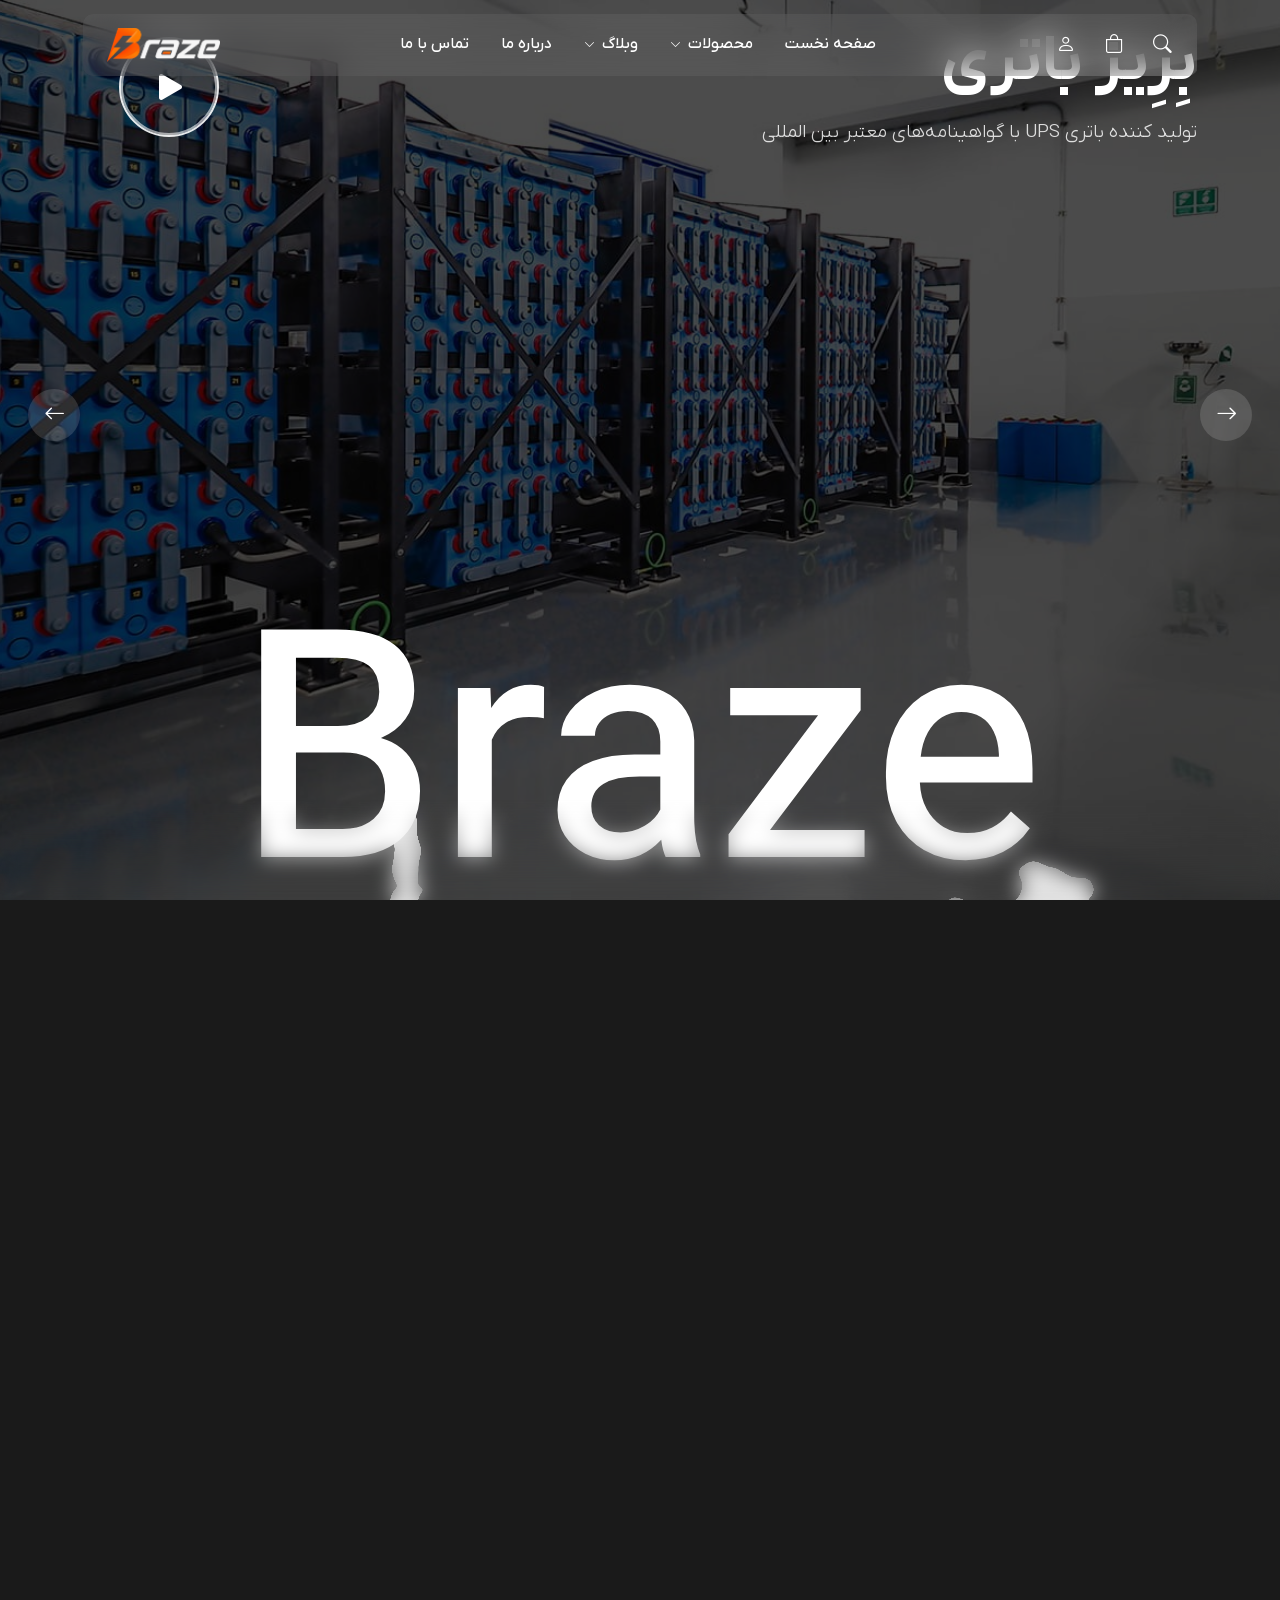
<file: index.html>
<!DOCTYPE html>
<html xmlns="http://www.w3.org/1999/xhtml" dir="rtl" lang="fa-IR">
<head>
    <meta charset="UTF-8">
    <meta http-equiv="X-UA-Compatible" content="IE=edge">
    <meta name="viewport" content="width=device-width, initial-scale=1, shrink-to-fit=no">
    <meta name="author" content="Persiantik.net">
	<title>Braze Battery</title>
    <link rel="stylesheet" href="css/bootstrap.rtl.min.css" />
    <link rel="stylesheet" href="css/swiper-bundle.min.css" />
    <link rel="stylesheet" href="css/style.css" />
</head>
<body>
<div class="cursor"></div>

<!-- start header -->
<div class="navOuter">
	<div class="container">
		<nav class="mainNav glass">
			<a href="index.html" class="navLogo">
				<img src="img/logo1-light.png" class="logoLight" alt="برِیز">
				<img src="img/logo1.png" class="logoDark" alt="برِیز">
			</a>

			<ul class="mainMenu">
				<li class="menu-item">
					<a href="index.html">صفحه نخست</a>
				</li>

				<li class="menu-item menu-item-has-children">
					<a href="shop.html">محصولات <i class="bi bi-chevron-down subArrow"></i></a>
					<ul class="subMenu glass">
						<li class="menu-item menu-item-has-children">
							<a href="shop.html">باتری UPS <i class="bi bi-chevron-left subArrow"></i></a>
							<ul class="subMenu glass">
								<li class="menu-item"><a href="#">یو پی اس خانگی</a></li>
								<li class="menu-item"><a href="#">یو پی اس صنعتی</a></li>
								<li class="menu-item"><a href="product.html">باتری ۱۲ ولت ۴۲ آمپر</a></li>
							</ul>
						</li>
						<li class="menu-item"><a href="#">باتری شارژی</a></li>
						<li class="menu-item"><a href="#">باتری اینورتر</a></li>
						<li class="menu-item"><a href="#">باتری قلمی</a></li>
					</ul>
				</li>

				<li class="menu-item menu-item-has-children">
					<a href="blog.html">وبلاگ <i class="bi bi-chevron-down subArrow"></i></a>
					<ul class="subMenu glass">
						<li class="menu-item"><a href="#">اخبار شرکت</a></li>
						<li class="menu-item"><a href="#">مقالات تخصصی</a></li>
						<li class="menu-item"><a href="single.html">تاریخچه یو پی اس</a></li>
					</ul>
				</li>

				<li class="menu-item">
					<a href="about.html">درباره ما</a>
				</li>

				<li class="menu-item">
					<a href="contact.html">تماس با ما</a>
				</li>
			</ul>

			<div class="navTools">
				<a href="#" class="navIcon" aria-label="جست‌وجو"><i class="bi bi-search"></i></a>
				<a href="#" class="navIcon" aria-label="سبد خرید"><i class="bi bi-bag"></i></a>
				<a href="#" class="navIcon" aria-label="ورود به حساب"><i class="bi bi-person"></i></a>
			</div>
		</nav>
	</div>
</div>
<div class="blurDiv"></div>
<!-- end header -->

<div id="smooth-wrapper">
<div id="smooth-content">

<!-- start hero + braze dissolve -->
<section class="heroSec lightArea">
	<canvas class="heroGlitch" id="heroGlitch" aria-hidden="true"></canvas>
	<div class="swiper heroSwiper">
		<div class="swiper-wrapper">
			<div class="swiper-slide">
				<div class="heroSlide" style="background-image:url('img/slider1.jpg')"></div>
			</div>
			<div class="swiper-slide">
				<div class="heroSlide" style="background-image:url('img/slider2.jpg')"></div>
			</div>
			<div class="swiper-slide">
				<div class="heroSlide" style="background-image:url('img/slider3.jpg')"></div>
			</div>
		</div>
	</div>
	<div class="blackCover"></div>
	<div class="heroCaption">
		<div class="container">
			<div class="heroCaption__row">
				<div class="heroCaption__copy">
					<h1 class="heroCaption__title" data-aos="fade">بِرِیز باتری</h1>
					<p class="heroCaption__sub" data-aos="fade" data-aos-delay="500">تولید کننده باتری UPS با گواهینامه‌های معتبر بین المللی</p>
				</div>
				<button class="play-btn" type="button" aria-label="پخش"><i class="bi bi-play-fill" aria-hidden="true"></i></button>
			</div>
		</div>
	</div>
	<div class="lightBlock lightBlock_active"></div>
	<canvas class="dissolveCanvas"></canvas>
	<div class="dissolveFallback"></div>
	<h2 class="dissolveTitle">Braze</h2>
	<button class="heroArrow heroArrow--prev" type="button" aria-label="اسلاید قبلی"><i class="bi bi-arrow-right"></i></button>
	<button class="heroArrow heroArrow--next" type="button" aria-label="اسلاید بعدی"><i class="bi bi-arrow-left"></i></button>
</section>
<!-- end hero + braze dissolve -->


<!-- start brand vision -->
<section class="visionSec">
	<div class="container">
		<div class="row g-4 justify-content-center">

			<div class="col-lg-4">
				<div class="visionCard glass" data-vision-card="right">
					<h3 class="visionCard__title">معرفی بِرِیز</h3>
					<p class="visionCard__text">لورم ایپسوم متن ساختگی با تولید سادگی نامفهوم از صنعت چاپ و با
						استفاده از طراحان گرافیک است. چاپگرها و متون بلکه روزنامه و مجله در ستون و سطرآنچنان که
						لازم است.</p>
					<a href="#" class="btnFramed"><span>بیشتر بخوانید</span></a>
				</div>
			</div>

			<div class="col-lg-4">
				<div class="visionCard glass" data-vision-card="center">
					<h3 class="visionCard__title">چشم‌انداز برند</h3>
					<p class="visionCard__text">لورم ایپسوم متن ساختگی با تولید سادگی نامفهوم از صنعت چاپ و با
						استفاده از طراحان گرافیک است. چاپگرها و متون بلکه روزنامه و مجله در ستون و سطرآنچنان که
						لازم است.</p>
					<a href="#" class="btnFramed"><span>بیشتر بخوانید</span></a>
				</div>
			</div>

			<div class="col-lg-4">
				<div class="visionCard glass" data-vision-card="left">
					<h3 class="visionCard__title">گواهینامه‌ها</h3>
					<div class="row g-3 certGrid">
						<div class="col-6">
							<div class="certItem">
								<div class="certItem__img" style="background-image:url('img/cert1.jpg')"></div>
							</div>
						</div>
						<div class="col-6">
							<div class="certItem">
								<div class="certItem__img" style="background-image:url('img/cert2.jpg')"></div>
							</div>
						</div>
					</div>
					<a href="#" class="btnFramed"><span>مشاهده بیشتر</span></a>
				</div>
			</div>

		</div>
	</div>
</section>
<!-- end brand vision -->


<!-- start marquee -->
<div class="mainMarq" dir="ltr">
	<div class="marqTrack">
		<div class="marqBox">
			<div class="marqItem"><h4>Braze Battery</h4></div>
			<div class="marqItem marqItem--star">
				<svg viewBox="0 0 24 24" aria-hidden="true"><path d="M12 0c.6 6.3 5.1 11 11.4 11.6-6.3.6-10.8 5.3-11.4 11.6-.6-6.3-5.1-11-11.4-11.6C6.9 11 11.4 6.3 12 0Z"/></svg>
			</div>
			<div class="marqItem"><h4>UPS Battery</h4></div>
			<div class="marqItem marqItem--star">
				<svg viewBox="0 0 24 24" aria-hidden="true"><path d="M12 0c.6 6.3 5.1 11 11.4 11.6-6.3.6-10.8 5.3-11.4 11.6-.6-6.3-5.1-11-11.4-11.6C6.9 11 11.4 6.3 12 0Z"/></svg>
			</div>
			<div class="marqItem"><h4>New Technology</h4></div>
			<div class="marqItem marqItem--star">
				<svg viewBox="0 0 24 24" aria-hidden="true"><path d="M12 0c.6 6.3 5.1 11 11.4 11.6-6.3.6-10.8 5.3-11.4 11.6-.6-6.3-5.1-11-11.4-11.6C6.9 11 11.4 6.3 12 0Z"/></svg>
			</div>
			<div class="marqItem"><h4>New Brand</h4></div>
			<div class="marqItem marqItem--star">
				<svg viewBox="0 0 24 24" aria-hidden="true"><path d="M12 0c.6 6.3 5.1 11 11.4 11.6-6.3.6-10.8 5.3-11.4 11.6-.6-6.3-5.1-11-11.4-11.6C6.9 11 11.4 6.3 12 0Z"/></svg>
			</div>
		</div>
		<div class="marqBox" aria-hidden="true">
			<div class="marqItem"><h4>Braze Battery</h4></div>
			<div class="marqItem marqItem--star">
				<svg viewBox="0 0 24 24" aria-hidden="true"><path d="M12 0c.6 6.3 5.1 11 11.4 11.6-6.3.6-10.8 5.3-11.4 11.6-.6-6.3-5.1-11-11.4-11.6C6.9 11 11.4 6.3 12 0Z"/></svg>
			</div>
			<div class="marqItem"><h4>UPS Battery</h4></div>
			<div class="marqItem marqItem--star">
				<svg viewBox="0 0 24 24" aria-hidden="true"><path d="M12 0c.6 6.3 5.1 11 11.4 11.6-6.3.6-10.8 5.3-11.4 11.6-.6-6.3-5.1-11-11.4-11.6C6.9 11 11.4 6.3 12 0Z"/></svg>
			</div>
			<div class="marqItem"><h4>New Technology</h4></div>
			<div class="marqItem marqItem--star">
				<svg viewBox="0 0 24 24" aria-hidden="true"><path d="M12 0c.6 6.3 5.1 11 11.4 11.6-6.3.6-10.8 5.3-11.4 11.6-.6-6.3-5.1-11-11.4-11.6C6.9 11 11.4 6.3 12 0Z"/></svg>
			</div>
			<div class="marqItem"><h4>New Brand</h4></div>
			<div class="marqItem marqItem--star">
				<svg viewBox="0 0 24 24" aria-hidden="true"><path d="M12 0c.6 6.3 5.1 11 11.4 11.6-6.3.6-10.8 5.3-11.4 11.6-.6-6.3-5.1-11-11.4-11.6C6.9 11 11.4 6.3 12 0Z"/></svg>
			</div>
		</div>
	</div>
</div>
<!-- end marquee -->


<!-- start products -->
<section class="productsSec">
	<div class="container">
		<div class="row justify-content-between">

			<div class="col-lg-4 productsPin">
				<div class="productsHead">
					<h2 class="productsHead__title">جدیدترین محصولات</h2>
					<p class="productsHead__text">لورم ایپسوم متن ساختگی با تولید سادگی نامفهوم <br>
						از صنعت چاپ و با استفاده از طراحان گرافیک است.</p>
					<a href="#" class="btnFramed"><span>دانلود کاتالوگ محصولات</span></a>
				</div>
			</div>

			<div class="col-lg-7">
				<div class="productItem">
					<div class="productItem__media">
						<div class="productItem__img" data-parallax
							style="background-image:url('img/product-sq1.jpg')"></div>
						<div class="productItem__tags">
							<a href="#">باتری یو پی اس</a>
						</div>
						<a href="#" class="productItem__link" aria-label="باتری UPS ۱۲ ولت ۷ آمپر"></a>
					</div>
					<div class="productItem__cont ss02" data-aos="fade-up">
						<h2><a class="titleLink" href="#">باتری UPS ۱۲ ولت ۷ آمپر</a></h2>
					</div>
				</div>

				<div class="productItem">
					<div class="productItem__media">
						<div class="productItem__img" data-parallax
							style="background-image:url('img/product-sq2.jpg')"></div>
						<div class="productItem__tags">
							<a href="#">باتری یو پی اس</a>
						</div>
						<a href="#" class="productItem__link" aria-label="باتری اینورتر ۱۰۰ آمپر"></a>
					</div>
					<div class="productItem__cont ss02" data-aos="fade-up">
						<h2><a class="titleLink" href="#">باتری اینورتر ۱۰۰ آمپر</a></h2>
					</div>
				</div>

				<div class="productItem">
					<div class="productItem__media">
						<div class="productItem__img" data-parallax
							style="background-image:url('img/product-sq1.jpg')"></div>
						<div class="productItem__tags">
							<a href="#">باتری یو پی اس</a>
						</div>
						<a href="#" class="productItem__link" aria-label="باتری اتمی ۷۴ آمپر"></a>
					</div>
					<div class="productItem__cont ss02" data-aos="fade-up">
						<h2><a class="titleLink" href="#">باتری اتمی ۷۴ آمپر</a></h2>
					</div>
				</div>

				<div class="productItem">
					<div class="productItem__media">
						<div class="productItem__img" data-parallax
							style="background-image:url('img/product-sq2.jpg')"></div>
						<div class="productItem__tags">
							<a href="#">باتری یو پی اس</a>
						</div>
						<a href="#" class="productItem__link" aria-label="باتری شارژی ۲۰۰۰ میلی‌آمپر"></a>
					</div>
					<div class="productItem__cont ss02" data-aos="fade-up">
						<h2><a class="titleLink" href="#">باتری شارژی ۲۰۰۰ میلی‌آمپر</a></h2>
					</div>
				</div>
			</div>

		</div>
	</div>
</section>
<!-- end products -->


<!-- start consult parallax -->
<section class="consultSec lightArea">
	<div class="consultSec__clip">
		<div class="consultSec__bg" data-parallax style="background-image:url('img/parallax.jpg')"></div>
	</div>
	<div class="blackCover"></div>
	<div class="lightBlock lightBlock_active"></div>
	<div class="container">
		<div class="consultSec__cont">
			<h2 class="consultSec__title revealWords">مشاوره پیش از خرید</h2>
			<a href="#" class="btnFramed"><span>تماس با ما</span></a>
		</div>
	</div>
</section>
<!-- end consult parallax -->


<!-- start stats -->
<section class="stats-section">
	<div class="container">
		<div class="stats-wrap">
			<div class="stats-card">
				<div class="stat ss02">
					<div class="stat-num"><span data-count="15">0</span>+</div>
					<div class="stat-label">سال سابقه</div>
				</div>
				<span class="stat-line" aria-hidden="true"></span>
				<div class="stat ss02">
					<div class="stat-num"><span data-count="2700">0</span>+</div>
					<div class="stat-label">پروژه موفق</div>
				</div>
				<span class="stat-line" aria-hidden="true"></span>
				<div class="stat ss02">
					<div class="stat-num"><span data-count="30">0</span>+</div>
					<div class="stat-label">محصول متنوع</div>
				</div>
				<span class="stat-line" aria-hidden="true"></span>
				<div class="stat ss02">
					<div class="stat-num"><span data-count="1200">0</span>+</div>
					<div class="stat-label">مشتریان راضی</div>
				</div>
			</div>
		</div>
	</div>
</section>
<!-- end stats -->


<!-- start reviews -->
<section class="reviews-section">
	<div class="container">
		<div class="reviews-layout">
			<div class="reviews-side">
				<span class="know-ring" aria-hidden="true"></span>
				<div class="reviews-side-head">
					<div class="reviews-chip">دیدگاه مشتریان</div>
					<div class="review-nav">
						<button class="review-arrow review-prev" type="button" aria-label="قبلی"><i class="bi bi-chevron-right" aria-hidden="true"></i></button>
						<button class="review-arrow review-next" type="button" aria-label="بعدی"><i class="bi bi-chevron-left" aria-hidden="true"></i></button>
					</div>
				</div>
				<p class="ss02">مجموعه پیل سازان جهانتاب با بیش از 10 سال سابقه در زمینه واردات و سپس تولید باتری‌های UPS در داخل ایران، سابقه همکاری با برندهای معتبر بسیاری را دارد.</p>
			</div>
			<div class="swiper review-swiper">
				<div class="swiper-wrapper">
					<div class="swiper-slide">
						<article class="review-card">
							<h3>محسن جمشیدی</h3>
							<p class="review-role">مدیر تامین شرکت آریا</p>
							<p class="review-text">لورم ایپسوم متن ساختگی با تولید سادگی نامفهوم از صنعت چاپ و با استفاده از طراحان گرافیک است. چاپگرها و متون بلکه روزنامه و مجله در ستون و سطرآنچنان که لازم است و برای شرایط فعلی تکنولوژی مورد نیاز و کاربردهای متنوع با هدف بهبود ابزارهای کاربردی می‌باشد. کتابهای زیادی در شصت و سه درصد گذشته حال و آینده شناخت فراوان جامعه و متخصصان را می‌طلبد تا با نرم‌افزارها شناخت بیشتری را برای طراحان رایانه‌ای ایجاد کرد.</p>
						</article>
					</div>
					<div class="swiper-slide">
						<article class="review-card">
							<h3>مهشید موسوی</h3>
							<p class="review-role">مدیر فروش شرکت پارسیان</p>
							<p class="review-text">در این صورت می‌توان امید داشت که تمام و دشواری موجود در ارائه راهکارها و شرایط سخت تایپ به پایان رسد و زمان مورد نیاز شامل حروفچینی دستاوردهای اصلی و جوابگوی سوالات پیوسته اهل دنیای موجود طراحی اساسا مورد استفاده قرار گیرد. لورم ایپسوم متن ساختگی با تولید سادگی نامفهوم از صنعت چاپ و با استفاده از طراحان گرافیک است و برای شرایط فعلی تکنولوژی مورد نیاز کاربرد دارد.</p>
						</article>
					</div>
					<div class="swiper-slide">
						<article class="review-card">
							<h3>رضا کاظمی</h3>
							<p class="review-role">مدیر خرید شرکت سپهر</p>
							<p class="review-text">لورم ایپسوم متن ساختگی با تولید سادگی نامفهوم از صنعت چاپ است. چاپگرها و متون بلکه روزنامه و مجله در ستون و سطرآنچنان که لازم است و برای شرایط فعلی تکنولوژی مورد نیاز و کاربردهای متنوع با هدف بهبود ابزارهای کاربردی می‌باشد. کتابهای زیادی در شصت و سه درصد گذشته شناخت فراوان جامعه و متخصصان را می‌طلبد.</p>
						</article>
					</div>
					<div class="swiper-slide">
						<article class="review-card">
							<h3>نسترن احمدی</h3>
							<p class="review-role">مسئول تدارکات شرکت نوین</p>
							<p class="review-text">فرهنگ پیشرو در زبان فارسی ایجاد کرد. در این صورت می‌توان امید داشت که تمام و دشواری موجود در ارائه راهکارها به پایان رسد. لورم ایپسوم متن ساختگی با تولید سادگی نامفهوم از صنعت چاپ و با استفاده از طراحان گرافیک است. چاپگرها و متون بلکه روزنامه و مجله در ستون و سطرآنچنان که لازم است و برای شرایط فعلی تکنولوژی مورد نیاز است.</p>
						</article>
					</div>
					<div class="swiper-slide">
						<article class="review-card">
							<h3>کامران یوسفی</h3>
							<p class="review-role">مدیر فنی شرکت رادمان</p>
							<p class="review-text">لورم ایپسوم متن ساختگی با تولید سادگی نامفهوم از صنعت چاپ و با استفاده از طراحان گرافیک است. زمان مورد نیاز شامل حروفچینی دستاوردهای اصلی و جوابگوی سوالات پیوسته اهل دنیای موجود طراحی اساسا مورد استفاده قرار گیرد. کتابهای زیادی در شصت و سه درصد گذشته حال و آینده شناخت فراوان جامعه را می‌طلبد.</p>
						</article>
					</div>
					<div class="swiper-slide">
						<article class="review-card">
							<h3>الهام شریفی</h3>
							<p class="review-role">مدیر بازرگانی شرکت پارس انرژی</p>
							<p class="review-text">چاپگرها و متون بلکه روزنامه و مجله در ستون و سطرآنچنان که لازم است و برای شرایط فعلی تکنولوژی مورد نیاز و کاربردهای متنوع با هدف بهبود ابزارهای کاربردی می‌باشد. لورم ایپسوم متن ساختگی با تولید سادگی نامفهوم از صنعت چاپ است و کتابهای زیادی در شصت و سه درصد گذشته شناخت فراوان جامعه و متخصصان را می‌طلبد.</p>
						</article>
					</div>
				</div>
			</div>
		</div>
	</div>
	<div class="logo-marquee" aria-label="لوگوی مشتریان">
		<ul class="infiniteslide">
			<li><img src="img/clients/c1.png" alt="" width="92" height="92"></li>
			<li><img src="img/clients/c2.png" alt="" width="92" height="92"></li>
			<li><img src="img/clients/c3.png" alt="" width="92" height="92"></li>
			<li><img src="img/clients/c4.png" alt="" width="92" height="92"></li>
			<li><img src="img/clients/c5.png" alt="" width="92" height="92"></li>
			<li><img src="img/clients/c6.png" alt="" width="92" height="92"></li>
			<li><img src="img/clients/c7.png" alt="" width="92" height="92"></li>
		</ul>
	</div>
</section>
<!-- end reviews -->


<!-- start consult inquiry -->
<section class="consult-section consult-section--home">
	<div class="container">
		<div class="consult-card">
			<div class="consult-bg" aria-hidden="true"></div>
			<img class="consult-photo" src="img/consult-advisor.png" alt="">
			<div class="consult-copy">
				<h2>مشاوره و استعلام قیمت</h2>
				<p>لیست درخواست خود را ارسال کنید تا کارشناسان ما در سریعترین زمان ممکن استعلام قیمت را برای شما ارسال کنند.</p>
			</div>
			<div class="consult-call">
				<div class="consult-call-label">همین حالا تماس بگیرید</div>
				<a class="consult-tel ss02" href="tel:88457457"><i class="bi bi-telephone-fill" aria-hidden="true"></i><span>88457457</span></a>
				<a class="btnFramed consult-wa" href="https://wa.me/989121234567"><span>پیام در واتساپ</span></a>
			</div>
			<a class="consult-fab" href="tel:88457457" aria-label="تماس"><svg aria-hidden="true" xmlns="http://www.w3.org/2000/svg" width="118" height="118" viewBox="0 0 118 118" fill="none"><circle opacity="0.1" cx="59" cy="59" r="59" fill="#292D32"></circle><circle opacity="0.2" cx="59" cy="59" r="47" fill="#292D32"></circle><circle cx="59" cy="59" r="32" fill="#292D32"></circle><path d="M65.8125 74.4375C64.4 74.4375 62.9125 74.1 61.375 73.45C59.875 72.8125 58.3625 71.9375 56.8875 70.875C55.425 69.8 54.0125 68.6 52.675 67.2875C51.35 65.95 50.15 64.5375 49.0875 63.0875C48.0125 61.5875 47.15 60.0875 46.5375 58.6375C45.8875 57.0875 45.5625 55.5875 45.5625 54.175C45.5625 53.2 45.7375 52.275 46.075 51.4125C46.425 50.525 46.9875 49.7 47.75 48.9875C48.7125 48.0375 49.8125 47.5625 50.9875 47.5625C51.475 47.5625 51.975 47.675 52.4 47.875C52.8875 48.1 53.3 48.4375 53.6 48.8875L56.5 52.975C56.7625 53.3375 56.9625 53.6875 57.1 54.0375C57.2625 54.4125 57.35 54.7875 57.35 55.15C57.35 55.625 57.2125 56.0875 56.95 56.525C56.7625 56.8625 56.475 57.225 56.1125 57.5875L55.2625 58.475C55.275 58.5125 55.2875 58.5375 55.3 58.5625C55.45 58.825 55.75 59.275 56.325 59.95C56.9375 60.65 57.5125 61.2875 58.0875 61.875C58.825 62.6 59.4375 63.175 60.0125 63.65C60.725 64.25 61.4125 64.8125 61.4375 64.75L62.35 63.85C62.7375 63.4625 63.1125 63.175 63.475 62.9875C64.1625 62.5625 65.0375 62.4875 65.9125 62.85C66.2375 62.9875 66.5875 63.175 66.9625 63.4375L71.1125 66.3875C71.575 66.7 71.9125 67.1 72.1125 67.575C72.3 68.05 72.3875 68.4875 72.3875 68.925C72.3875 69.525 72.25 70.125 71.9875 70.6875C71.725 71.25 71.4 71.7375 70.9875 72.1875C70.275 72.975 69.5 73.5375 68.6 73.9C67.7375 74.25 66.8 74.4375 65.8125 74.4375ZM50.9875 49.4375C50.3 49.4375 49.6625 49.7375 49.05 50.3375C48.475 50.875 48.075 51.4625 47.825 52.1C47.5625 52.75 47.4375 53.4375 47.4375 54.175C47.4375 55.3375 47.7125 56.6 48.2625 57.9C48.825 59.225 49.6125 60.6 50.6125 61.975C51.6125 63.35 52.75 64.6875 54 65.95C55.25 67.1875 56.6 68.3375 57.9875 69.35C59.3375 70.3375 60.725 71.1375 62.1 71.7125C64.2375 72.625 66.2375 72.8375 67.8875 72.15C68.525 71.8875 69.0875 71.4875 69.6 70.9125C69.8875 70.6 70.1125 70.2625 70.3 69.8625C70.45 69.55 70.525 69.225 70.525 68.9C70.525 68.7 70.4875 68.5 70.3875 68.275C70.35 68.2 70.275 68.0625 70.0375 67.9L65.8875 64.95C65.6375 64.775 65.4125 64.65 65.2 64.5625C64.925 64.45 64.8125 64.3375 64.3875 64.6C64.1375 64.725 63.9125 64.9125 63.6625 65.1625L62.7125 66.1C62.225 66.575 61.475 66.6875 60.9 66.475L60.5625 66.325C60.05 66.05 59.45 65.625 58.7875 65.0625C58.1875 64.55 57.5375 63.95 56.75 63.175C56.1375 62.55 55.525 61.8875 54.8875 61.15C54.3 60.4625 53.875 59.875 53.6125 59.3875L53.4625 59.0125C53.3875 58.725 53.3625 58.5625 53.3625 58.3875C53.3625 57.9375 53.525 57.5375 53.8375 57.225L54.775 56.25C55.025 56 55.2125 55.7625 55.3375 55.55C55.4375 55.3875 55.475 55.25 55.475 55.125C55.475 55.025 55.4375 54.875 55.375 54.725C55.2875 54.525 55.15 54.3 54.975 54.0625L52.075 49.9625C51.95 49.7875 51.8 49.6625 51.6125 49.575C51.4125 49.4875 51.2 49.4375 50.9875 49.4375Z" fill="white"></path><path d="M67.125 58.1875C66.6125 58.1875 66.1875 57.7625 66.1875 57.25C66.1875 56.8 65.7375 55.8625 64.9875 55.0625C64.25 54.275 63.4375 53.8125 62.75 53.8125C62.2375 53.8125 61.8125 53.3875 61.8125 52.875C61.8125 52.3625 62.2375 51.9375 62.75 51.9375C63.9625 51.9375 65.2375 52.5875 66.35 53.775C67.3875 54.8875 68.0625 56.25 68.0625 57.25C68.0625 57.7625 67.6375 58.1875 67.125 58.1875Z" fill="white"></path><path d="M71.5 58.1875C70.9875 58.1875 70.5625 57.7625 70.5625 57.25C70.5625 52.9375 67.0625 49.4375 62.75 49.4375C62.2375 49.4375 61.8125 49.0125 61.8125 48.5C61.8125 47.9875 62.2375 47.5625 62.75 47.5625C68.0875 47.5625 72.4375 51.9125 72.4375 57.25C72.4375 57.7625 72.0125 58.1875 71.5 58.1875Z" fill="white"></path></svg></a>
		</div>
	</div>
</section>
<!-- end consult inquiry -->


<!-- start blog -->
<section class="blogSec">
	<div class="container">
		<h2 class="blogSec__title revealWords">اخبار و مقالات</h2>
		<div class="row g-4">
			<div class="col-lg-4">
				<article class="blogItem" data-aos="fade-left" data-aos-anchor=".blogSec" data-aos-offset="0">
					<div class="blogItem__media" data-displacement="img/heightMap.png">
						<img src="img/blog1.jpg" alt="عملکرد باتری در سرمای شدید" class="blogItem__img">
						<img src="img/blog1.jpg" alt="" class="blogItem__img" aria-hidden="true">
						<a href="#" class="blogItem__link" aria-label="عملکرد باتری در سرمای شدید"></a>
					</div>
					<div class="blogItem__cont">
						<a href="#" class="blogItem__cat titleLink">مقالات تخصصی</a>
						<h3 class="blogItem__name"><a class="titleLink" href="#">عملکرد باتری در سرمای شدید و شرایط سخت</a></h3>
					</div>
				</article>
			</div>
			<div class="col-lg-4">
				<article class="blogItem" data-aos="fade-left" data-aos-anchor=".blogSec" data-aos-offset="0" data-aos-delay="200">
					<div class="blogItem__media" data-displacement="img/heightMap.png">
						<img src="img/blog2.jpg" alt="نکات نگهداری باتری‌های UPS صنعتی" class="blogItem__img">
						<img src="img/blog2.jpg" alt="" class="blogItem__img" aria-hidden="true">
						<a href="#" class="blogItem__link" aria-label="نکات نگهداری باتری‌های UPS صنعتی"></a>
					</div>
					<div class="blogItem__cont">
						<a href="#" class="blogItem__cat titleLink">مقالات تخصصی</a>
						<h3 class="blogItem__name"><a class="titleLink" href="#">نکات نگهداری باتری‌های UPS صنعتی</a></h3>
					</div>
				</article>
			</div>
			<div class="col-lg-4">
				<article class="blogItem" data-aos="fade-left" data-aos-anchor=".blogSec" data-aos-offset="0" data-aos-delay="400">
					<div class="blogItem__media" data-displacement="img/heightMap.png">
						<img src="img/blog3.jpg" alt="حضور برِیز در نمایشگاه صنعت برق" class="blogItem__img">
						<img src="img/blog3.jpg" alt="" class="blogItem__img" aria-hidden="true">
						<a href="#" class="blogItem__link" aria-label="حضور برِیز در نمایشگاه صنعت برق"></a>
					</div>
					<div class="blogItem__cont">
						<a href="#" class="blogItem__cat titleLink">اخبار شرکت</a>
						<h3 class="blogItem__name"><a class="titleLink" href="#">حضور برِیز در نمایشگاه صنعت برق</a></h3>
					</div>
				</article>
			</div>
		</div>
		<div class="blogSec__more">
			<a href="blog.html" class="btnFramed"><span>آرشیو اخبار و مقالات</span></a>
		</div>
	</div>
</section>
<!-- end blog -->


<!-- start footer -->
<footer class="siteFooter">
	<div class="container">
		<div class="row g-4">
			<div class="col-lg-4">
				<div class="footerBox footerBox--sm">
					<div class="footerBox__bg" data-parallax style="background-image:url('img/footer-booth.jpg')"></div>
					<div class="lines">
						<div class="line"></div>
						<div class="line"></div>
					</div>
					<div class="footerBox__inner">
						<a href="index.html" class="footerLogo">
							<img src="img/logo1-light.png" alt="برِیز">
						</a>
						<p class="footerAbout">لورم ایپسوم متن ساختگی با تولید سادگی نامفهوم از صنعت چاپ و با استفاده از
							طراحان گرافیک است. چاپگرها و متون بلکه روزنامه و مجله در ستون و سطرآنچنان که لازم است و برای
							شرایط فعلی تکنولوژی مورد نیاز و کاربردهای متنوع با هدف بهبود ابزارهای کاربردی می باشد. کتابهای
							زیادی در شصت و سه درصد گذشته حال و آینده شناخت فراوان جامعه و متخصصان را می طلبد.</p>
					</div>
				</div>
			</div>
			<div class="col-lg-8">
				<div class="footerBox footerBox--lg">
					<div class="footerBox__bg" data-parallax style="background-image:url('img/footer-spark.jpg')"></div>
					<div class="lines">
						<div class="line"></div>
						<div class="line"></div>
						<div class="line"></div>
					</div>
					<div class="footerBox__inner">
						<h3 class="footerQuick__title">دسترسی سریع</h3>
						<div class="row footerQuick">
							<div class="col-lg-4">
								<ul class="footerLinks">
									<li><a class="titleLink" href="index.html"><i class="bi bi-chevron-left"></i> صفحه نخست</a></li>
									<li><a class="titleLink" href="#"><i class="bi bi-chevron-left"></i> باتری خودرو</a></li>
									<li><a class="titleLink" href="blog.html"><i class="bi bi-chevron-left"></i> وبلاگ</a></li>
								</ul>
							</div>
							<div class="col-lg-4">
								<ul class="footerLinks">
									<li><a class="titleLink" href="shop.html"><i class="bi bi-chevron-left"></i> محصولات</a></li>
									<li><a class="titleLink" href="#"><i class="bi bi-chevron-left"></i> باتری شارژی</a></li>
									<li><a class="titleLink" href="about.html"><i class="bi bi-chevron-left"></i> درباره ما</a></li>
								</ul>
							</div>
							<div class="col-lg-4">
								<ul class="footerLinks">
									<li><a class="titleLink" href="shop.html"><i class="bi bi-chevron-left"></i> باتری UPS</a></li>
									<li><a class="titleLink" href="#"><i class="bi bi-chevron-left"></i> باتری اینورتر</a></li>
									<li><a class="titleLink" href="contact.html"><i class="bi bi-chevron-left"></i> تماس با ما</a></li>
								</ul>
							</div>
						</div>
						<div class="footerContact glass ss02">
							<div class="footerLine">
								<i class="bi bi-geo-alt"></i>
								<span>آدرس دفتر: تهران، خیابان مطهری، خیابان حاتمی، بن بست جمشید، پلاک 3، واحد 6</span>
							</div>
							<div class="footerLine">
								<i class="bi bi-telephone"></i>
								<span>تماس: <a href="tel:02188457457">88457457</a></span>
							</div>
							<div class="footerLine">
								<i class="bi bi-whatsapp"></i>
								<span>پیام در شبکه های اجتماعی: <a href="https://wa.me/989121234567">09121234567</a></span>
							</div>
						</div>
					</div>
				</div>
			</div>
		</div>
		<div class="footerCopy">
			<div class="footerCopy__main">
				<div class="footerCopy__copy">کلیه حقوق سایت متعلق به "شرکت پیل سازان جهانتاب" می باشد.</div>
				<div class="footerCopy__design">طراحی سایت : <a href="https://persiantik.net" target="_blank" rel="noopener">پرشین تیک</a></div>
			</div>
			<div class="footerSocial">
				<a href="#" class="footerSocial__btn footerSocial__btn--ig" aria-label="اینستاگرام"><i class="bi bi-instagram"></i> اینستاگرام</a>
				<a href="#" class="footerSocial__btn" aria-label="تلگرام"><i class="bi bi-telegram"></i></a>
				<a href="#" class="footerSocial__btn" aria-label="واتساپ"><i class="bi bi-whatsapp"></i></a>
				<a href="#" class="footerSocial__btn" aria-label="ایکس"><i class="bi bi-twitter-x"></i></a>
			</div>
		</div>
	</div>
</footer>
<!-- end footer -->

</div>
</div>

<script src="js/gsap.min.js"></script>
<script src="js/ScrollTrigger.min.js"></script>
<script src="js/ScrollSmoother.min.js"></script>
<script src="js/swiper-bundle.min.js"></script>
<script src="js/infiniteslide.js"></script>
<script src="js/aos.js"></script>
<script src="js/scripts.js"></script>
</body>
</html>
</file>
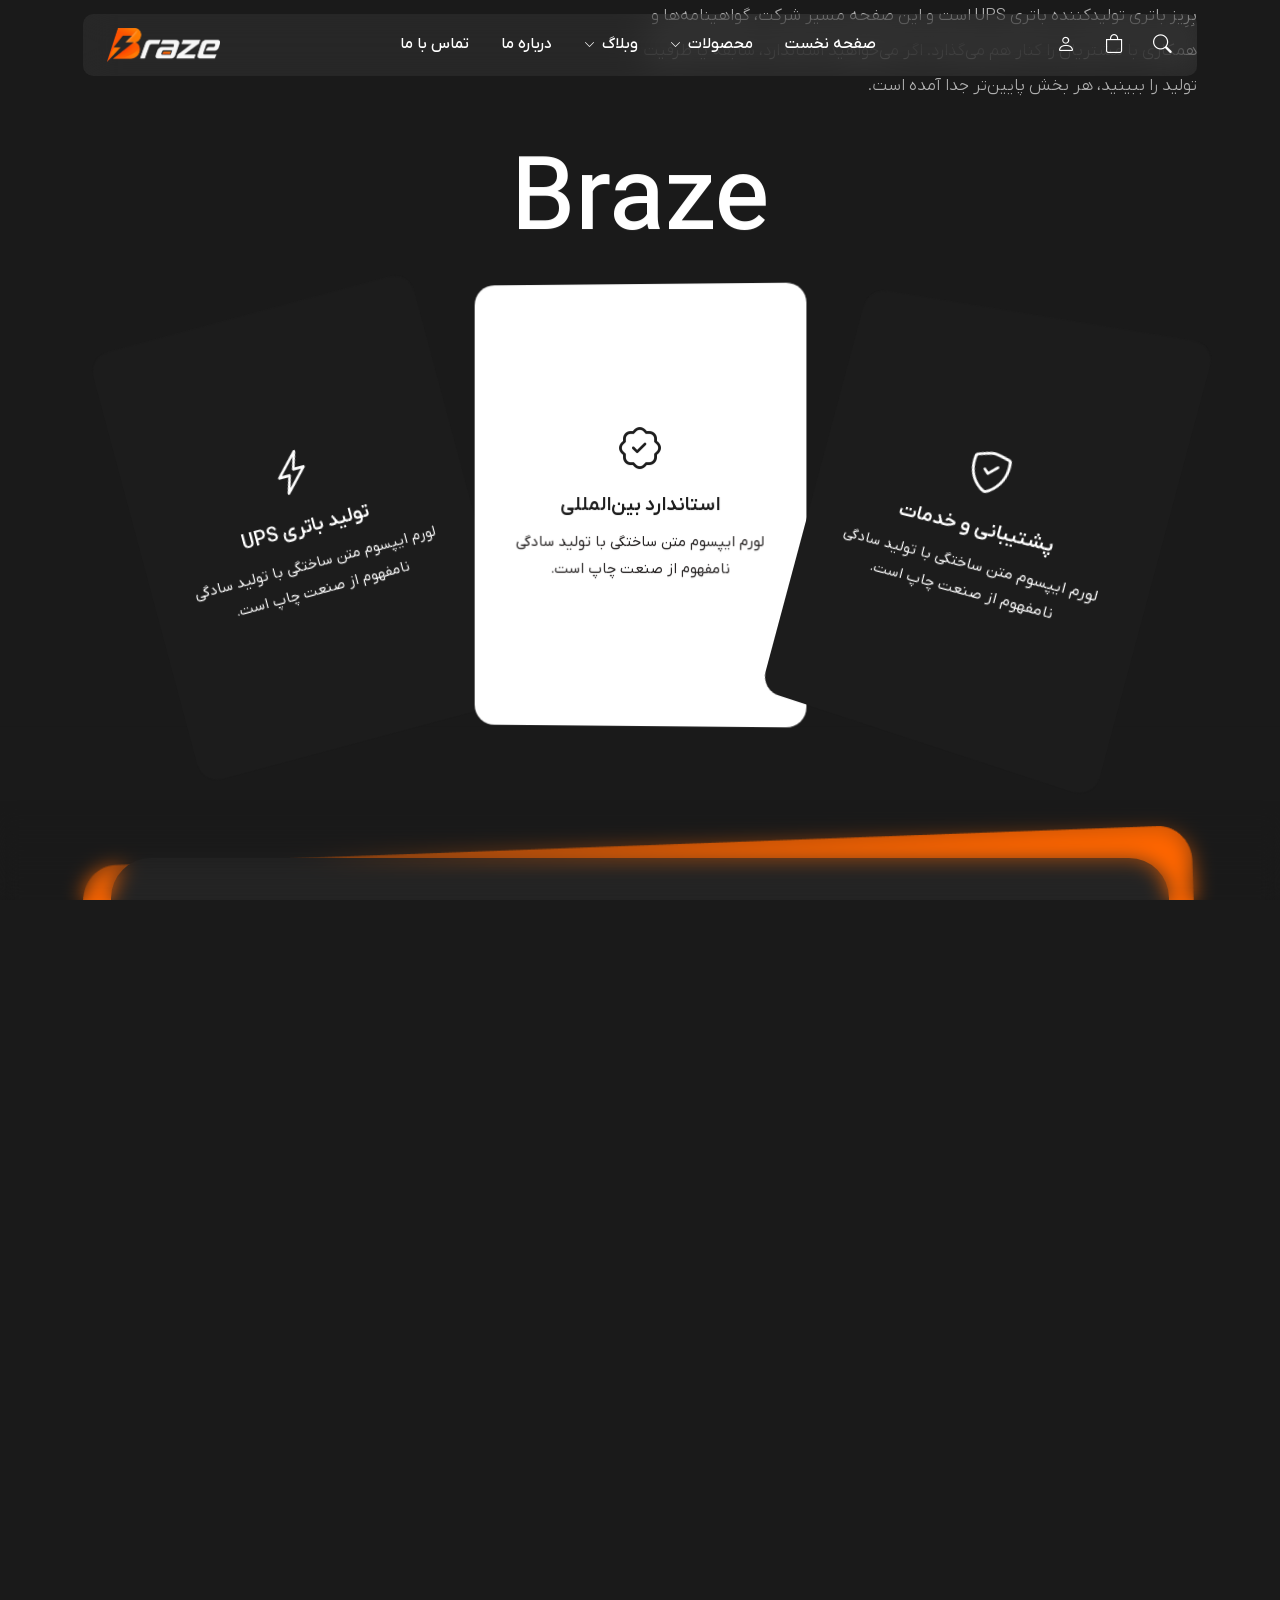
<file: about.html>
<!DOCTYPE html>
<html xmlns="http://www.w3.org/1999/xhtml" dir="rtl" lang="fa-IR">
<head>
    <meta charset="UTF-8">
    <meta http-equiv="X-UA-Compatible" content="IE=edge">
    <meta name="viewport" content="width=device-width, initial-scale=1, shrink-to-fit=no">
    <meta name="author" content="Persiantik.net">
	<title>درباره ما | Braze Battery</title>
    <link rel="stylesheet" href="css/bootstrap.rtl.min.css" />
    <link rel="stylesheet" href="css/swiper-bundle.min.css" />
    <link rel="stylesheet" href="css/style.css" />
</head>
<body>
<div class="cursor"></div>

<!-- start header -->
<div class="navOuter">
	<div class="container">
		<nav class="mainNav glass">
			<a href="index.html" class="navLogo">
				<img src="img/logo1-light.png" class="logoLight" alt="برِیز">
				<img src="img/logo1.png" class="logoDark" alt="برِیز">
			</a>

			<ul class="mainMenu">
				<li class="menu-item">
					<a href="index.html">صفحه نخست</a>
				</li>

				<li class="menu-item menu-item-has-children">
					<a href="shop.html">محصولات <i class="bi bi-chevron-down subArrow"></i></a>
					<ul class="subMenu glass">
						<li class="menu-item menu-item-has-children">
							<a href="shop.html">باتری UPS <i class="bi bi-chevron-left subArrow"></i></a>
							<ul class="subMenu glass">
								<li class="menu-item"><a href="#">یو پی اس خانگی</a></li>
								<li class="menu-item"><a href="#">یو پی اس صنعتی</a></li>
								<li class="menu-item"><a href="product.html">باتری ۱۲ ولت ۴۲ آمپر</a></li>
							</ul>
						</li>
						<li class="menu-item"><a href="#">باتری شارژی</a></li>
						<li class="menu-item"><a href="#">باتری اینورتر</a></li>
						<li class="menu-item"><a href="#">باتری قلمی</a></li>
					</ul>
				</li>

				<li class="menu-item menu-item-has-children">
					<a href="blog.html">وبلاگ <i class="bi bi-chevron-down subArrow"></i></a>
					<ul class="subMenu glass">
						<li class="menu-item"><a href="#">اخبار شرکت</a></li>
						<li class="menu-item"><a href="#">مقالات تخصصی</a></li>
						<li class="menu-item"><a href="single.html">تاریخچه یو پی اس</a></li>
					</ul>
				</li>

				<li class="menu-item">
					<a href="about.html">درباره ما</a>
				</li>

				<li class="menu-item">
					<a href="contact.html">تماس با ما</a>
				</li>
			</ul>

			<div class="navTools">
				<a href="#" class="navIcon" aria-label="جست‌وجو"><i class="bi bi-search"></i></a>
				<a href="#" class="navIcon" aria-label="سبد خرید"><i class="bi bi-bag"></i></a>
				<a href="#" class="navIcon" aria-label="ورود به حساب"><i class="bi bi-person"></i></a>
			</div>
		</nav>
	</div>
</div>
<div class="blurDiv"></div>
<!-- end header -->

<div id="smooth-wrapper">
<div id="smooth-content">

<main class="aboutPage">
	<div class="pageCrumbs">
		<div class="container">
			<nav class="pageCrumbs__nav" aria-label="مسیر صفحه">
				<a href="index.html">صفحه نخست</a>
				<span class="pageCrumbs__sep" aria-hidden="true">/</span>
				<span class="pageCrumbs__here">درباره ما</span>
			</nav>
		</div>
	</div>

	<section class="contactHero">
		<div class="container">
			<h1 class="contactHero__title">درباره ما</h1>
			<p class="contactHero__lead">بِرِیز باتری تولیدکننده باتری UPS است و این صفحه مسیر شرکت، گواهینامه‌ها و همکاری با مشتریان را کنار هم می‌گذارد. اگر می‌خواهید استاندارد، سابقه یا ظرفیت تولید را ببینید، هر بخش پایین‌تر جدا آمده است.</p>
		</div>
	</section>

	<section class="aboutSticky">
		<div class="aboutSticky__stage">
			<div class="container">
			<h2 class="aboutSticky__title">Braze</h2>
			<div class="aboutCards">
				<article class="aboutCard" id="about-card-1">
					<div class="aboutCard__front">
						<img src="img/slider1.jpg" alt="">
					</div>
					<div class="aboutCard__back">
						<div>
							<i class="bi bi-lightning-charge" aria-hidden="true"></i>
							<h3>تولید باتری UPS</h3>
							<p>لورم ایپسوم متن ساختگی با تولید سادگی نامفهوم از صنعت چاپ است.</p>
						</div>
					</div>
				</article>
				<article class="aboutCard" id="about-card-2">
					<div class="aboutCard__front">
						<img src="img/slider2.jpg" alt="">
					</div>
					<div class="aboutCard__back">
						<div>
							<i class="bi bi-patch-check" aria-hidden="true"></i>
							<h3>استاندارد بین‌المللی</h3>
							<p>لورم ایپسوم متن ساختگی با تولید سادگی نامفهوم از صنعت چاپ است.</p>
						</div>
					</div>
				</article>
				<article class="aboutCard" id="about-card-3">
					<div class="aboutCard__front">
						<img src="img/slider3.jpg" alt="">
					</div>
					<div class="aboutCard__back">
						<div>
							<i class="bi bi-shield-check" aria-hidden="true"></i>
							<h3>پشتیبانی و خدمات</h3>
							<p>لورم ایپسوم متن ساختگی با تولید سادگی نامفهوم از صنعت چاپ است.</p>
						</div>
					</div>
				</article>
			</div>
			</div>
		</div>
	</section>

<!-- start stats -->

<section class="stats-section">
	<div class="container">
		<div class="stats-wrap">
			<div class="stats-card">
				<div class="stat ss02">
					<div class="stat-num"><span data-count="15">0</span>+</div>
					<div class="stat-label">سال سابقه</div>
				</div>
				<span class="stat-line" aria-hidden="true"></span>
				<div class="stat ss02">
					<div class="stat-num"><span data-count="2700">0</span>+</div>
					<div class="stat-label">پروژه موفق</div>
				</div>
				<span class="stat-line" aria-hidden="true"></span>
				<div class="stat ss02">
					<div class="stat-num"><span data-count="30">0</span>+</div>
					<div class="stat-label">محصول متنوع</div>
				</div>
				<span class="stat-line" aria-hidden="true"></span>
				<div class="stat ss02">
					<div class="stat-num"><span data-count="1200">0</span>+</div>
					<div class="stat-label">مشتریان راضی</div>
				</div>
			</div>
		</div>
	</div>
</section>
<!-- end stats -->

	<section class="roadmapSec">
		<div class="roadmapSec__clip">
			<div class="roadmapSec__bg" data-parallax style="background-image:url('img/roadmap-bg.webp')"></div>
		</div>
		<div class="container">
			<h2 class="roadmapSec__title revealWords">مسیر بِرِیز باتری</h2>
			<div class="roadmapTrack">
				<div class="roadmapItem">
					<div class="roadmapItem__year ss02">1392</div>
					<div class="roadmapItem__axis"><span class="roadmapItem__stem"></span><span class="roadmapItem__dot"></span></div>
					<p class="roadmapItem__text">شروع فعالیت شرکت پویان پیل پرتو ماندگار</p>
				</div>
				<div class="roadmapItem">
					<div class="roadmapItem__year ss02">1396</div>
					<div class="roadmapItem__axis"><span class="roadmapItem__stem"></span><span class="roadmapItem__dot"></span></div>
					<p class="roadmapItem__text">عضویت در اتاق بازرگانی استان تهران</p>
				</div>
				<div class="roadmapItem">
					<div class="roadmapItem__year ss02">1398</div>
					<div class="roadmapItem__axis"><span class="roadmapItem__stem"></span><span class="roadmapItem__dot"></span></div>
					<p class="roadmapItem__text">دریافت پروانه بهره برداری و تولید</p>
				</div>
				<div class="roadmapItem">
					<div class="roadmapItem__year ss02">1399</div>
					<div class="roadmapItem__axis"><span class="roadmapItem__stem"></span><span class="roadmapItem__dot"></span></div>
					<p class="roadmapItem__text">عضویت در انجمن باطری سازان و تولیدکنندگان باطری</p>
				</div>
				<div class="roadmapItem">
					<div class="roadmapItem__year ss02">1400</div>
					<div class="roadmapItem__axis"><span class="roadmapItem__stem"></span><span class="roadmapItem__dot"></span></div>
					<p class="roadmapItem__text">عضویت در اتاق بازرگانی استان البرز</p>
				</div>
			</div>
		</div>
	</section>

	<section class="certSec">
		<div class="container">
			<h2 class="blogSec__title revealWords">گواهینامه ها / گالری تصاویر</h2>
			<p class="certSec__lead revealWords">در این قسمت گواهینامه‌ها و مجوزهای شرکت را مشاهده می‌کنید. این تصاویر نمونه‌ای از استانداردها و افتخارات ثبت‌شده مجموعه است.</p>
			<div class="certGallery">
				<div class="row">
					<div class="col-lg-3 col-md-6">
						<div class="certGallery__item">
							<div class="certGallery__img"><img src="img/certs/c1.jpg" alt="گواهی عضویت اتاق بازرگانی"></div>
							<h3>گواهی عضویت اتاق بازرگانی</h3>
						</div>
					</div>
					<div class="col-lg-3 col-md-6">
						<div class="certGallery__item is-raised">
							<div class="certGallery__img"><img src="img/certs/c2.jpg" alt="گواهی ثبت علامت"></div>
							<h3>گواهی ثبت علامت</h3>
						</div>
					</div>
					<div class="col-lg-3 col-md-6">
						<div class="certGallery__item">
							<div class="certGallery__img"><img src="img/certs/c3.jpg" alt="ISO 2015"></div>
							<h3>ISO 2015</h3>
						</div>
					</div>
					<div class="col-lg-3 col-md-6">
						<div class="certGallery__item">
							<div class="certGallery__img"><img src="img/certs/c4.jpg" alt="گواهینامه استاندارد CE اروپا"></div>
							<h3>گواهینامه استاندارد CE اروپا</h3>
						</div>
					</div>
				</div>
			</div>
		</div>
	</section>
</main>

<!-- start reviews -->

<section class="reviews-section">
	<div class="container">
		<div class="reviews-layout">
			<div class="reviews-side">
				<span class="know-ring" aria-hidden="true"></span>
				<div class="reviews-side-head">
					<div class="reviews-chip">دیدگاه مشتریان</div>
					<div class="review-nav">
						<button class="review-arrow review-prev" type="button" aria-label="قبلی"><i class="bi bi-chevron-right" aria-hidden="true"></i></button>
						<button class="review-arrow review-next" type="button" aria-label="بعدی"><i class="bi bi-chevron-left" aria-hidden="true"></i></button>
					</div>
				</div>
				<p class="ss02">مجموعه پیل سازان جهانتاب با بیش از 10 سال سابقه در زمینه واردات و سپس تولید باتری‌های UPS در داخل ایران، سابقه همکاری با برندهای معتبر بسیاری را دارد.</p>
			</div>
			<div class="swiper review-swiper">
				<div class="swiper-wrapper">
					<div class="swiper-slide">
						<article class="review-card">
							<h3>محسن جمشیدی</h3>
							<p class="review-role">مدیر تامین شرکت آریا</p>
							<p class="review-text">لورم ایپسوم متن ساختگی با تولید سادگی نامفهوم از صنعت چاپ و با استفاده از طراحان گرافیک است. چاپگرها و متون بلکه روزنامه و مجله در ستون و سطرآنچنان که لازم است و برای شرایط فعلی تکنولوژی مورد نیاز و کاربردهای متنوع با هدف بهبود ابزارهای کاربردی می‌باشد. کتابهای زیادی در شصت و سه درصد گذشته حال و آینده شناخت فراوان جامعه و متخصصان را می‌طلبد تا با نرم‌افزارها شناخت بیشتری را برای طراحان رایانه‌ای ایجاد کرد.</p>
						</article>
					</div>
					<div class="swiper-slide">
						<article class="review-card">
							<h3>مهشید موسوی</h3>
							<p class="review-role">مدیر فروش شرکت پارسیان</p>
							<p class="review-text">در این صورت می‌توان امید داشت که تمام و دشواری موجود در ارائه راهکارها و شرایط سخت تایپ به پایان رسد و زمان مورد نیاز شامل حروفچینی دستاوردهای اصلی و جوابگوی سوالات پیوسته اهل دنیای موجود طراحی اساسا مورد استفاده قرار گیرد. لورم ایپسوم متن ساختگی با تولید سادگی نامفهوم از صنعت چاپ و با استفاده از طراحان گرافیک است و برای شرایط فعلی تکنولوژی مورد نیاز کاربرد دارد.</p>
						</article>
					</div>
					<div class="swiper-slide">
						<article class="review-card">
							<h3>رضا کاظمی</h3>
							<p class="review-role">مدیر خرید شرکت سپهر</p>
							<p class="review-text">لورم ایپسوم متن ساختگی با تولید سادگی نامفهوم از صنعت چاپ است. چاپگرها و متون بلکه روزنامه و مجله در ستون و سطرآنچنان که لازم است و برای شرایط فعلی تکنولوژی مورد نیاز و کاربردهای متنوع با هدف بهبود ابزارهای کاربردی می‌باشد. کتابهای زیادی در شصت و سه درصد گذشته شناخت فراوان جامعه و متخصصان را می‌طلبد.</p>
						</article>
					</div>
					<div class="swiper-slide">
						<article class="review-card">
							<h3>نسترن احمدی</h3>
							<p class="review-role">مسئول تدارکات شرکت نوین</p>
							<p class="review-text">فرهنگ پیشرو در زبان فارسی ایجاد کرد. در این صورت می‌توان امید داشت که تمام و دشواری موجود در ارائه راهکارها به پایان رسد. لورم ایپسوم متن ساختگی با تولید سادگی نامفهوم از صنعت چاپ و با استفاده از طراحان گرافیک است. چاپگرها و متون بلکه روزنامه و مجله در ستون و سطرآنچنان که لازم است و برای شرایط فعلی تکنولوژی مورد نیاز است.</p>
						</article>
					</div>
					<div class="swiper-slide">
						<article class="review-card">
							<h3>کامران یوسفی</h3>
							<p class="review-role">مدیر فنی شرکت رادمان</p>
							<p class="review-text">لورم ایپسوم متن ساختگی با تولید سادگی نامفهوم از صنعت چاپ و با استفاده از طراحان گرافیک است. زمان مورد نیاز شامل حروفچینی دستاوردهای اصلی و جوابگوی سوالات پیوسته اهل دنیای موجود طراحی اساسا مورد استفاده قرار گیرد. کتابهای زیادی در شصت و سه درصد گذشته حال و آینده شناخت فراوان جامعه را می‌طلبد.</p>
						</article>
					</div>
					<div class="swiper-slide">
						<article class="review-card">
							<h3>الهام شریفی</h3>
							<p class="review-role">مدیر بازرگانی شرکت پارس انرژی</p>
							<p class="review-text">چاپگرها و متون بلکه روزنامه و مجله در ستون و سطرآنچنان که لازم است و برای شرایط فعلی تکنولوژی مورد نیاز و کاربردهای متنوع با هدف بهبود ابزارهای کاربردی می‌باشد. لورم ایپسوم متن ساختگی با تولید سادگی نامفهوم از صنعت چاپ است و کتابهای زیادی در شصت و سه درصد گذشته شناخت فراوان جامعه و متخصصان را می‌طلبد.</p>
						</article>
					</div>
				</div>
			</div>
		</div>
	</div>
	<div class="logo-marquee" aria-label="لوگوی مشتریان">
		<ul class="infiniteslide">
			<li><img src="img/clients/c1.png" alt="" width="92" height="92"></li>
			<li><img src="img/clients/c2.png" alt="" width="92" height="92"></li>
			<li><img src="img/clients/c3.png" alt="" width="92" height="92"></li>
			<li><img src="img/clients/c4.png" alt="" width="92" height="92"></li>
			<li><img src="img/clients/c5.png" alt="" width="92" height="92"></li>
			<li><img src="img/clients/c6.png" alt="" width="92" height="92"></li>
			<li><img src="img/clients/c7.png" alt="" width="92" height="92"></li>
		</ul>
	</div>
</section>
<!-- end reviews -->


<!-- start consult inquiry -->
<section class="consult-section">
	<div class="container">
		<div class="consult-card">
			<div class="consult-bg" aria-hidden="true"></div>
			<img class="consult-photo" src="img/consult-advisor.png" alt="">
			<div class="consult-copy">
				<h2>مشاوره و استعلام قیمت</h2>
				<p>لیست درخواست خود را ارسال کنید تا کارشناسان ما در سریعترین زمان ممکن استعلام قیمت را برای شما ارسال کنند.</p>
			</div>
			<div class="consult-call">
				<div class="consult-call-label">همین حالا تماس بگیرید</div>
				<a class="consult-tel ss02" href="tel:88457457"><i class="bi bi-telephone-fill" aria-hidden="true"></i><span>88457457</span></a>
				<a class="btnFramed consult-wa" href="https://wa.me/989121234567"><span>پیام در واتساپ</span></a>
			</div>
			<a class="consult-fab" href="tel:88457457" aria-label="تماس"><svg aria-hidden="true" xmlns="http://www.w3.org/2000/svg" width="118" height="118" viewBox="0 0 118 118" fill="none"><circle opacity="0.1" cx="59" cy="59" r="59" fill="#292D32"></circle><circle opacity="0.2" cx="59" cy="59" r="47" fill="#292D32"></circle><circle cx="59" cy="59" r="32" fill="#292D32"></circle><path d="M65.8125 74.4375C64.4 74.4375 62.9125 74.1 61.375 73.45C59.875 72.8125 58.3625 71.9375 56.8875 70.875C55.425 69.8 54.0125 68.6 52.675 67.2875C51.35 65.95 50.15 64.5375 49.0875 63.0875C48.0125 61.5875 47.15 60.0875 46.5375 58.6375C45.8875 57.0875 45.5625 55.5875 45.5625 54.175C45.5625 53.2 45.7375 52.275 46.075 51.4125C46.425 50.525 46.9875 49.7 47.75 48.9875C48.7125 48.0375 49.8125 47.5625 50.9875 47.5625C51.475 47.5625 51.975 47.675 52.4 47.875C52.8875 48.1 53.3 48.4375 53.6 48.8875L56.5 52.975C56.7625 53.3375 56.9625 53.6875 57.1 54.0375C57.2625 54.4125 57.35 54.7875 57.35 55.15C57.35 55.625 57.2125 56.0875 56.95 56.525C56.7625 56.8625 56.475 57.225 56.1125 57.5875L55.2625 58.475C55.275 58.5125 55.2875 58.5375 55.3 58.5625C55.45 58.825 55.75 59.275 56.325 59.95C56.9375 60.65 57.5125 61.2875 58.0875 61.875C58.825 62.6 59.4375 63.175 60.0125 63.65C60.725 64.25 61.4125 64.8125 61.4375 64.75L62.35 63.85C62.7375 63.4625 63.1125 63.175 63.475 62.9875C64.1625 62.5625 65.0375 62.4875 65.9125 62.85C66.2375 62.9875 66.5875 63.175 66.9625 63.4375L71.1125 66.3875C71.575 66.7 71.9125 67.1 72.1125 67.575C72.3 68.05 72.3875 68.4875 72.3875 68.925C72.3875 69.525 72.25 70.125 71.9875 70.6875C71.725 71.25 71.4 71.7375 70.9875 72.1875C70.275 72.975 69.5 73.5375 68.6 73.9C67.7375 74.25 66.8 74.4375 65.8125 74.4375ZM50.9875 49.4375C50.3 49.4375 49.6625 49.7375 49.05 50.3375C48.475 50.875 48.075 51.4625 47.825 52.1C47.5625 52.75 47.4375 53.4375 47.4375 54.175C47.4375 55.3375 47.7125 56.6 48.2625 57.9C48.825 59.225 49.6125 60.6 50.6125 61.975C51.6125 63.35 52.75 64.6875 54 65.95C55.25 67.1875 56.6 68.3375 57.9875 69.35C59.3375 70.3375 60.725 71.1375 62.1 71.7125C64.2375 72.625 66.2375 72.8375 67.8875 72.15C68.525 71.8875 69.0875 71.4875 69.6 70.9125C69.8875 70.6 70.1125 70.2625 70.3 69.8625C70.45 69.55 70.525 69.225 70.525 68.9C70.525 68.7 70.4875 68.5 70.3875 68.275C70.35 68.2 70.275 68.0625 70.0375 67.9L65.8875 64.95C65.6375 64.775 65.4125 64.65 65.2 64.5625C64.925 64.45 64.8125 64.3375 64.3875 64.6C64.1375 64.725 63.9125 64.9125 63.6625 65.1625L62.7125 66.1C62.225 66.575 61.475 66.6875 60.9 66.475L60.5625 66.325C60.05 66.05 59.45 65.625 58.7875 65.0625C58.1875 64.55 57.5375 63.95 56.75 63.175C56.1375 62.55 55.525 61.8875 54.8875 61.15C54.3 60.4625 53.875 59.875 53.6125 59.3875L53.4625 59.0125C53.3875 58.725 53.3625 58.5625 53.3625 58.3875C53.3625 57.9375 53.525 57.5375 53.8375 57.225L54.775 56.25C55.025 56 55.2125 55.7625 55.3375 55.55C55.4375 55.3875 55.475 55.25 55.475 55.125C55.475 55.025 55.4375 54.875 55.375 54.725C55.2875 54.525 55.15 54.3 54.975 54.0625L52.075 49.9625C51.95 49.7875 51.8 49.6625 51.6125 49.575C51.4125 49.4875 51.2 49.4375 50.9875 49.4375Z" fill="white"></path><path d="M67.125 58.1875C66.6125 58.1875 66.1875 57.7625 66.1875 57.25C66.1875 56.8 65.7375 55.8625 64.9875 55.0625C64.25 54.275 63.4375 53.8125 62.75 53.8125C62.2375 53.8125 61.8125 53.3875 61.8125 52.875C61.8125 52.3625 62.2375 51.9375 62.75 51.9375C63.9625 51.9375 65.2375 52.5875 66.35 53.775C67.3875 54.8875 68.0625 56.25 68.0625 57.25C68.0625 57.7625 67.6375 58.1875 67.125 58.1875Z" fill="white"></path><path d="M71.5 58.1875C70.9875 58.1875 70.5625 57.7625 70.5625 57.25C70.5625 52.9375 67.0625 49.4375 62.75 49.4375C62.2375 49.4375 61.8125 49.0125 61.8125 48.5C61.8125 47.9875 62.2375 47.5625 62.75 47.5625C68.0875 47.5625 72.4375 51.9125 72.4375 57.25C72.4375 57.7625 72.0125 58.1875 71.5 58.1875Z" fill="white"></path></svg></a>
		</div>
	</div>
</section>
<!-- end consult inquiry -->


<!-- start blog -->
<section class="blogSec">
	<div class="container">
		<h2 class="blogSec__title revealWords">اخبار و مقالات</h2>
		<div class="row g-4">
			<div class="col-lg-4">
				<article class="blogItem" data-aos="fade-left" data-aos-anchor=".blogSec" data-aos-offset="0">
					<div class="blogItem__media" data-displacement="img/heightMap.png">
						<img src="img/blog1.jpg" alt="عملکرد باتری در سرمای شدید" class="blogItem__img">
						<img src="img/blog1.jpg" alt="" class="blogItem__img" aria-hidden="true">
						<a href="#" class="blogItem__link" aria-label="عملکرد باتری در سرمای شدید"></a>
					</div>
					<div class="blogItem__cont">
						<a href="#" class="blogItem__cat titleLink">مقالات تخصصی</a>
						<h3 class="blogItem__name"><a class="titleLink" href="#">عملکرد باتری در سرمای شدید و شرایط سخت</a></h3>
					</div>
				</article>
			</div>
			<div class="col-lg-4">
				<article class="blogItem" data-aos="fade-left" data-aos-anchor=".blogSec" data-aos-offset="0" data-aos-delay="200">
					<div class="blogItem__media" data-displacement="img/heightMap.png">
						<img src="img/blog2.jpg" alt="نکات نگهداری باتری‌های UPS صنعتی" class="blogItem__img">
						<img src="img/blog2.jpg" alt="" class="blogItem__img" aria-hidden="true">
						<a href="#" class="blogItem__link" aria-label="نکات نگهداری باتری‌های UPS صنعتی"></a>
					</div>
					<div class="blogItem__cont">
						<a href="#" class="blogItem__cat titleLink">مقالات تخصصی</a>
						<h3 class="blogItem__name"><a class="titleLink" href="#">نکات نگهداری باتری‌های UPS صنعتی</a></h3>
					</div>
				</article>
			</div>
			<div class="col-lg-4">
				<article class="blogItem" data-aos="fade-left" data-aos-anchor=".blogSec" data-aos-offset="0" data-aos-delay="400">
					<div class="blogItem__media" data-displacement="img/heightMap.png">
						<img src="img/blog3.jpg" alt="حضور برِیز در نمایشگاه صنعت برق" class="blogItem__img">
						<img src="img/blog3.jpg" alt="" class="blogItem__img" aria-hidden="true">
						<a href="#" class="blogItem__link" aria-label="حضور برِیز در نمایشگاه صنعت برق"></a>
					</div>
					<div class="blogItem__cont">
						<a href="#" class="blogItem__cat titleLink">اخبار شرکت</a>
						<h3 class="blogItem__name"><a class="titleLink" href="#">حضور برِیز در نمایشگاه صنعت برق</a></h3>
					</div>
				</article>
			</div>
		</div>
		<div class="blogSec__more">
			<a href="blog.html" class="btnFramed"><span>آرشیو اخبار و مقالات</span></a>
		</div>
	</div>
</section>
<!-- end blog -->


<!-- start footer -->
<footer class="siteFooter">
	<div class="container">
		<div class="row g-4">
			<div class="col-lg-4">
				<div class="footerBox footerBox--sm">
					<div class="footerBox__bg" data-parallax style="background-image:url('img/footer-booth.jpg')"></div>
					<div class="lines">
						<div class="line"></div>
						<div class="line"></div>
					</div>
					<div class="footerBox__inner">
						<a href="index.html" class="footerLogo">
							<img src="img/logo1-light.png" alt="برِیز">
						</a>
						<p class="footerAbout">لورم ایپسوم متن ساختگی با تولید سادگی نامفهوم از صنعت چاپ و با استفاده از
							طراحان گرافیک است. چاپگرها و متون بلکه روزنامه و مجله در ستون و سطرآنچنان که لازم است و برای
							شرایط فعلی تکنولوژی مورد نیاز و کاربردهای متنوع با هدف بهبود ابزارهای کاربردی می باشد. کتابهای
							زیادی در شصت و سه درصد گذشته حال و آینده شناخت فراوان جامعه و متخصصان را می طلبد.</p>
					</div>
				</div>
			</div>
			<div class="col-lg-8">
				<div class="footerBox footerBox--lg">
					<div class="footerBox__bg" data-parallax style="background-image:url('img/footer-spark.jpg')"></div>
					<div class="lines">
						<div class="line"></div>
						<div class="line"></div>
						<div class="line"></div>
					</div>
					<div class="footerBox__inner">
						<h3 class="footerQuick__title">دسترسی سریع</h3>
						<div class="row footerQuick">
							<div class="col-lg-4">
								<ul class="footerLinks">
									<li><a class="titleLink" href="index.html"><i class="bi bi-chevron-left"></i> صفحه نخست</a></li>
									<li><a class="titleLink" href="#"><i class="bi bi-chevron-left"></i> باتری خودرو</a></li>
									<li><a class="titleLink" href="blog.html"><i class="bi bi-chevron-left"></i> وبلاگ</a></li>
								</ul>
							</div>
							<div class="col-lg-4">
								<ul class="footerLinks">
									<li><a class="titleLink" href="shop.html"><i class="bi bi-chevron-left"></i> محصولات</a></li>
									<li><a class="titleLink" href="#"><i class="bi bi-chevron-left"></i> باتری شارژی</a></li>
									<li><a class="titleLink" href="about.html"><i class="bi bi-chevron-left"></i> درباره ما</a></li>
								</ul>
							</div>
							<div class="col-lg-4">
								<ul class="footerLinks">
									<li><a class="titleLink" href="shop.html"><i class="bi bi-chevron-left"></i> باتری UPS</a></li>
									<li><a class="titleLink" href="#"><i class="bi bi-chevron-left"></i> باتری اینورتر</a></li>
									<li><a class="titleLink" href="contact.html"><i class="bi bi-chevron-left"></i> تماس با ما</a></li>
								</ul>
							</div>
						</div>
						<div class="footerContact glass ss02">
							<div class="footerLine">
								<i class="bi bi-geo-alt"></i>
								<span>آدرس دفتر: تهران، خیابان مطهری، خیابان حاتمی، بن بست جمشید، پلاک 3، واحد 6</span>
							</div>
							<div class="footerLine">
								<i class="bi bi-telephone"></i>
								<span>تماس: <a href="tel:02188457457">88457457</a></span>
							</div>
							<div class="footerLine">
								<i class="bi bi-whatsapp"></i>
								<span>پیام در شبکه های اجتماعی: <a href="https://wa.me/989121234567">09121234567</a></span>
							</div>
						</div>
					</div>
				</div>
			</div>
		</div>
		<div class="footerCopy">
			<div class="footerCopy__main">
				<div class="footerCopy__copy">کلیه حقوق سایت متعلق به "شرکت پیل سازان جهانتاب" می باشد.</div>
				<div class="footerCopy__design">طراحی سایت : <a href="https://persiantik.net" target="_blank" rel="noopener">پرشین تیک</a></div>
			</div>
			<div class="footerSocial">
				<a href="#" class="footerSocial__btn footerSocial__btn--ig" aria-label="اینستاگرام"><i class="bi bi-instagram"></i> اینستاگرام</a>
				<a href="#" class="footerSocial__btn" aria-label="تلگرام"><i class="bi bi-telegram"></i></a>
				<a href="#" class="footerSocial__btn" aria-label="واتساپ"><i class="bi bi-whatsapp"></i></a>
				<a href="#" class="footerSocial__btn" aria-label="ایکس"><i class="bi bi-twitter-x"></i></a>
			</div>
		</div>
	</div>
</footer>
<!-- end footer -->

</div>
</div>

<script src="js/gsap.min.js"></script>
<script src="js/ScrollTrigger.min.js"></script>
<script src="js/ScrollSmoother.min.js"></script>
<script src="js/swiper-bundle.min.js"></script>
<script src="js/infiniteslide.js"></script>
<script src="js/aos.js"></script>
<script src="js/scripts.js"></script>
</body>
</html>
</file>
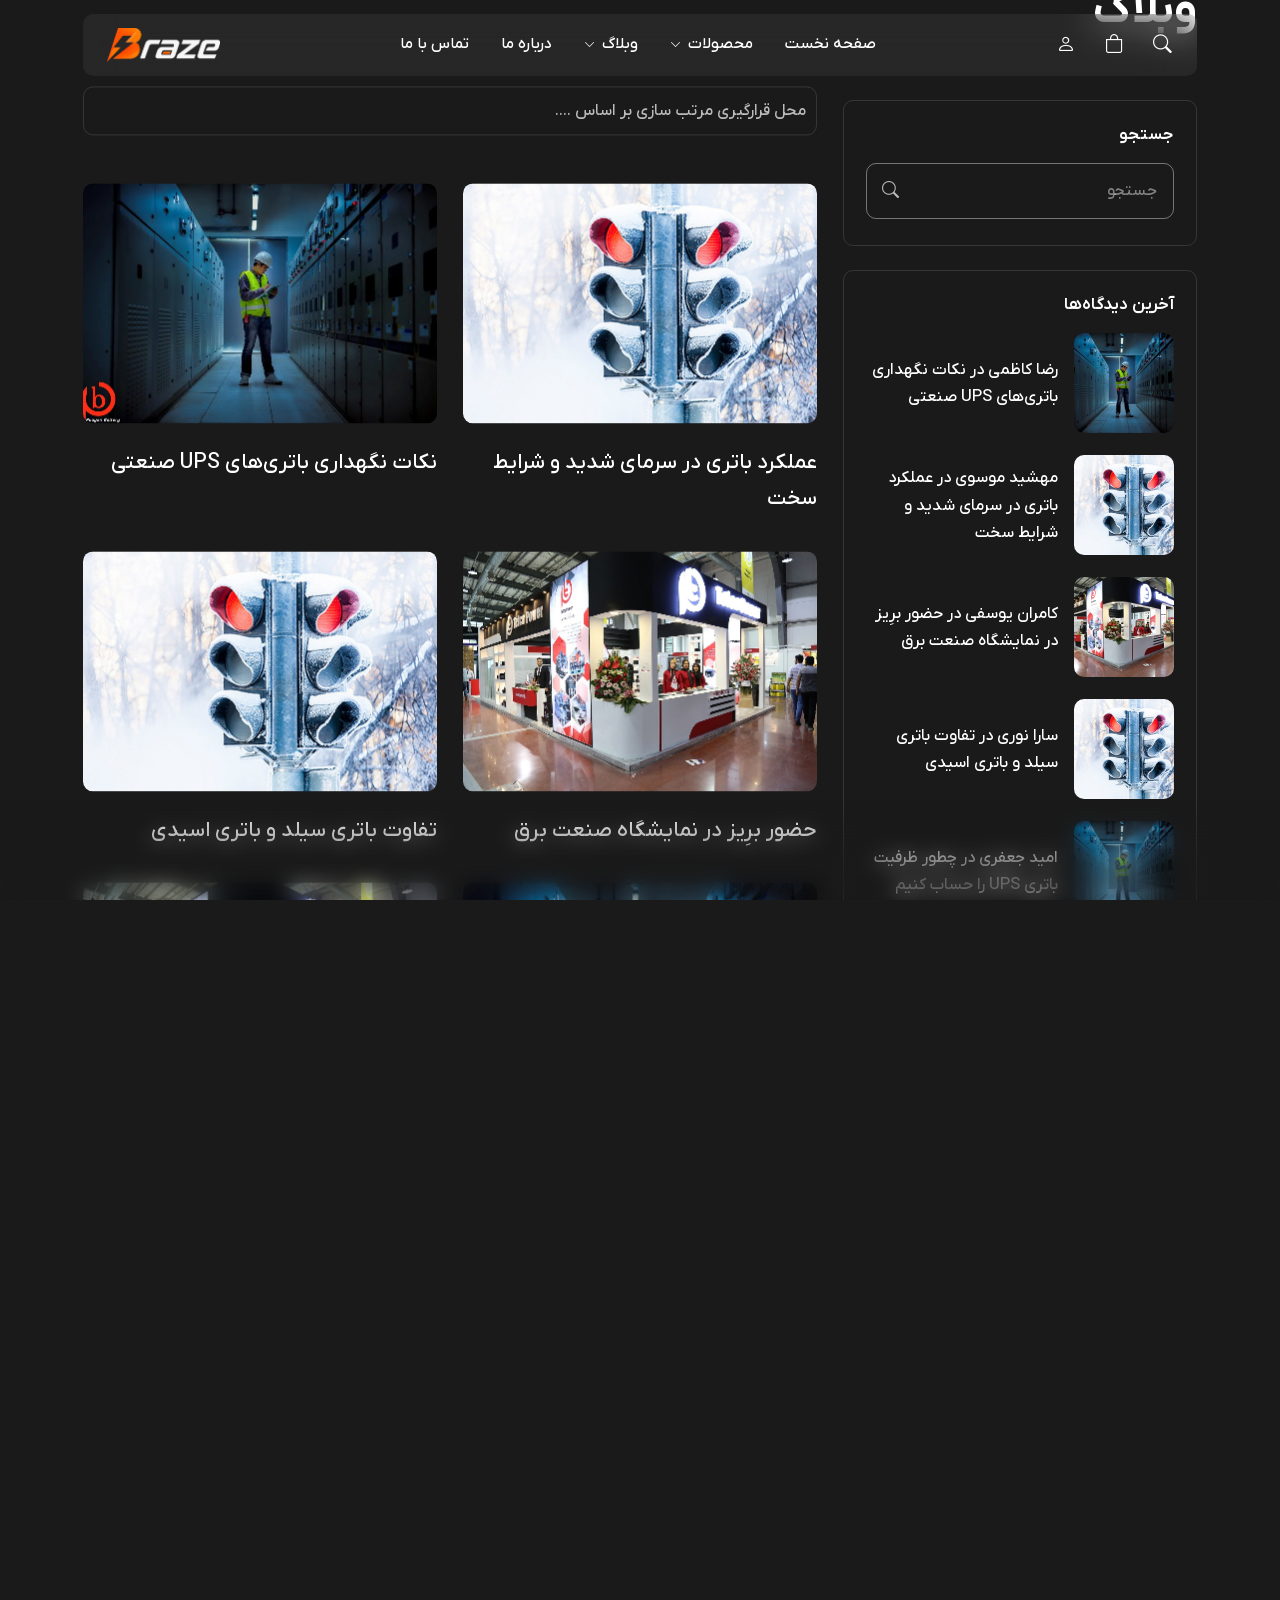
<file: blog.html>
<!DOCTYPE html>
<html xmlns="http://www.w3.org/1999/xhtml" dir="rtl" lang="fa-IR">
<head>
    <meta charset="UTF-8">
    <meta http-equiv="X-UA-Compatible" content="IE=edge">
    <meta name="viewport" content="width=device-width, initial-scale=1, shrink-to-fit=no">
    <meta name="author" content="Persiantik.net">
	<title>وبلاگ | Braze Battery</title>
    <link rel="stylesheet" href="css/bootstrap.rtl.min.css" />
    <link rel="stylesheet" href="css/swiper-bundle.min.css" />
    <link rel="stylesheet" href="css/style.css" />
</head>
<body>
<div class="cursor"></div>

<!-- start header -->
<div class="navOuter">
	<div class="container">
		<nav class="mainNav glass">
			<a href="index.html" class="navLogo">
				<img src="img/logo1-light.png" class="logoLight" alt="برِیز">
				<img src="img/logo1.png" class="logoDark" alt="برِیز">
			</a>

			<ul class="mainMenu">
				<li class="menu-item"><a href="index.html">صفحه نخست</a></li>
				<li class="menu-item menu-item-has-children">
					<a href="shop.html">محصولات <i class="bi bi-chevron-down subArrow"></i></a>
					<ul class="subMenu glass">
						<li class="menu-item"><a href="shop.html">باتری UPS</a></li>
						<li class="menu-item"><a href="product.html">باتری ۱۲ ولت ۴۲ آمپر</a></li>
						<li class="menu-item"><a href="#">باتری شارژی</a></li>
					</ul>
				</li>
				<li class="menu-item menu-item-has-children">
					<a href="blog.html">وبلاگ <i class="bi bi-chevron-down subArrow"></i></a>
					<ul class="subMenu glass">
						<li class="menu-item"><a href="#">اخبار شرکت</a></li>
						<li class="menu-item"><a href="#">مقالات تخصصی</a></li>
						<li class="menu-item"><a href="single.html">تاریخچه یو پی اس</a></li>
					</ul>
				</li>
				<li class="menu-item"><a href="about.html">درباره ما</a></li>
				<li class="menu-item"><a href="contact.html">تماس با ما</a></li>
			</ul>

			<div class="navTools">
				<a href="#" class="navIcon" aria-label="جست‌وجو"><i class="bi bi-search"></i></a>
				<a href="#" class="navIcon" aria-label="سبد خرید"><i class="bi bi-bag"></i></a>
				<a href="#" class="navIcon" aria-label="ورود به حساب"><i class="bi bi-person"></i></a>
			</div>
		</nav>
	</div>
</div>
<div class="blurDiv"></div>
<!-- end header -->

<div id="smooth-wrapper">
<div id="smooth-content">

<main class="blogPage">
	<div class="pageCrumbs">
		<div class="container">
			<nav class="pageCrumbs__nav" aria-label="مسیر صفحه">
				<a href="index.html">صفحه نخست</a>
				<span class="pageCrumbs__sep" aria-hidden="true">/</span>
				<span class="pageCrumbs__here">وبلاگ</span>
			</nav>
		</div>
	</div>

	<section class="contactHero">
		<div class="container">
			<h1 class="contactHero__title">وبلاگ</h1>
		</div>
	</section>

	<section class="blogLayout">
		<div class="container">
			<div class="row g-4">
				<div class="col-lg-8 order-lg-2">
					<div class="blogSlot">محل قرارگیری مرتب سازی بر اساس ....</div>
					<div class="row g-4 blogList">
						<div class="col-lg-6">
							<article class="blogItem">
								<div class="blogItem__media" data-displacement="img/heightMap.png">
									<img src="img/blog1.jpg" alt="عملکرد باتری در سرمای شدید" class="blogItem__img">
									<img src="img/blog1.jpg" alt="" class="blogItem__img" aria-hidden="true">
									<a href="#" class="blogItem__link" aria-label="عملکرد باتری در سرمای شدید"></a>
								</div>
								<div class="blogItem__cont">
									<h2 class="blogItem__name"><a class="titleLink" href="#">عملکرد باتری در سرمای شدید و شرایط سخت</a></h2>
								</div>
							</article>
						</div>
						<div class="col-lg-6">
							<article class="blogItem">
								<div class="blogItem__media" data-displacement="img/heightMap.png">
									<img src="img/blog2.jpg" alt="نکات نگهداری باتری‌های UPS صنعتی" class="blogItem__img">
									<img src="img/blog2.jpg" alt="" class="blogItem__img" aria-hidden="true">
									<a href="#" class="blogItem__link" aria-label="نکات نگهداری باتری‌های UPS صنعتی"></a>
								</div>
								<div class="blogItem__cont">
									<h2 class="blogItem__name"><a class="titleLink" href="#">نکات نگهداری باتری‌های UPS صنعتی</a></h2>
								</div>
							</article>
						</div>
						<div class="col-lg-6">
							<article class="blogItem">
								<div class="blogItem__media" data-displacement="img/heightMap.png">
									<img src="img/blog3.jpg" alt="حضور برِیز در نمایشگاه صنعت برق" class="blogItem__img">
									<img src="img/blog3.jpg" alt="" class="blogItem__img" aria-hidden="true">
									<a href="#" class="blogItem__link" aria-label="حضور برِیز در نمایشگاه صنعت برق"></a>
								</div>
								<div class="blogItem__cont">
									<h2 class="blogItem__name"><a class="titleLink" href="#">حضور برِیز در نمایشگاه صنعت برق</a></h2>
								</div>
							</article>
						</div>
						<div class="col-lg-6">
							<article class="blogItem">
								<div class="blogItem__media" data-displacement="img/heightMap.png">
									<img src="img/blog1.jpg" alt="تفاوت باتری سیلد و باتری اسیدی" class="blogItem__img">
									<img src="img/blog1.jpg" alt="" class="blogItem__img" aria-hidden="true">
									<a href="#" class="blogItem__link" aria-label="تفاوت باتری سیلد و باتری اسیدی"></a>
								</div>
								<div class="blogItem__cont">
									<h2 class="blogItem__name"><a class="titleLink" href="#">تفاوت باتری سیلد و باتری اسیدی</a></h2>
								</div>
							</article>
						</div>
						<div class="col-lg-6">
							<article class="blogItem">
								<div class="blogItem__media" data-displacement="img/heightMap.png">
									<img src="img/blog2.jpg" alt="محاسبه ظرفیت باتری UPS" class="blogItem__img">
									<img src="img/blog2.jpg" alt="" class="blogItem__img" aria-hidden="true">
									<a href="#" class="blogItem__link" aria-label="محاسبه ظرفیت باتری UPS"></a>
								</div>
								<div class="blogItem__cont">
									<h2 class="blogItem__name"><a class="titleLink" href="#">چطور ظرفیت باتری UPS را حساب کنیم</a></h2>
								</div>
							</article>
						</div>
						<div class="col-lg-6">
							<article class="blogItem">
								<div class="blogItem__media" data-displacement="img/heightMap.png">
									<img src="img/blog3.jpg" alt="نشانه‌های تمام شدن عمر باتری" class="blogItem__img">
									<img src="img/blog3.jpg" alt="" class="blogItem__img" aria-hidden="true">
									<a href="#" class="blogItem__link" aria-label="نشانه‌های تمام شدن عمر باتری"></a>
								</div>
								<div class="blogItem__cont">
									<h2 class="blogItem__name"><a class="titleLink" href="#">نشانه‌های تمام شدن عمر باتری</a></h2>
								</div>
							</article>
						</div>
						<div class="col-lg-6">
							<article class="blogItem">
								<div class="blogItem__media" data-displacement="img/heightMap.png">
									<img src="img/blog1.jpg" alt="نصب باتری در رک" class="blogItem__img">
									<img src="img/blog1.jpg" alt="" class="blogItem__img" aria-hidden="true">
									<a href="#" class="blogItem__link" aria-label="نصب باتری در رک"></a>
								</div>
								<div class="blogItem__cont">
									<h2 class="blogItem__name"><a class="titleLink" href="#">نصب باتری در رک و تهویه اتاق</a></h2>
								</div>
							</article>
						</div>
						<div class="col-lg-6">
							<article class="blogItem">
								<div class="blogItem__media" data-displacement="img/heightMap.png">
									<img src="img/blog2.jpg" alt="گارانتی و شرایط تعویض" class="blogItem__img">
									<img src="img/blog2.jpg" alt="" class="blogItem__img" aria-hidden="true">
									<a href="#" class="blogItem__link" aria-label="گارانتی و شرایط تعویض"></a>
								</div>
								<div class="blogItem__cont">
									<h2 class="blogItem__name"><a class="titleLink" href="#">گارانتی و شرایط تعویض باتری</a></h2>
								</div>
							</article>
						</div>
						<div class="col-lg-6">
							<article class="blogItem">
								<div class="blogItem__media" data-displacement="img/heightMap.png">
									<img src="img/blog3.jpg" alt="باتری اینورتر خانگی" class="blogItem__img">
									<img src="img/blog3.jpg" alt="" class="blogItem__img" aria-hidden="true">
									<a href="#" class="blogItem__link" aria-label="باتری اینورتر خانگی"></a>
								</div>
								<div class="blogItem__cont">
									<h2 class="blogItem__name"><a class="titleLink" href="#">باتری اینورتر برای مصارف خانگی</a></h2>
								</div>
							</article>
						</div>
						<div class="col-lg-6">
							<article class="blogItem">
								<div class="blogItem__media" data-displacement="img/heightMap.png">
									<img src="img/blog1.jpg" alt="چک‌لیست سرویس دوره‌ای" class="blogItem__img">
									<img src="img/blog1.jpg" alt="" class="blogItem__img" aria-hidden="true">
									<a href="#" class="blogItem__link" aria-label="چک‌لیست سرویس دوره‌ای"></a>
								</div>
								<div class="blogItem__cont">
									<h2 class="blogItem__name"><a class="titleLink" href="#">چک‌لیست سرویس دوره‌ای باتری</a></h2>
								</div>
							</article>
						</div>
					</div>
					<div class="blogSlot blogSlot--pager">محل قرارگیری pagination</div>
				</div>
				<div class="col-lg-4 order-lg-1">
					<aside class="blogSide" aria-label="ستون کناری وبلاگ">
						<div class="blogWidget">
							<h2 class="blogWidget__title">جستجو</h2>
							<form class="blogSearch" action="#" role="search">
								<label class="visually-hidden" for="blogSearch">جستجو</label>
								<input id="blogSearch" type="search" name="s" placeholder="جستجو">
								<i class="bi bi-search blogSearch__icon" aria-hidden="true"></i>
							</form>
						</div>
						<div class="blogWidget">
							<h2 class="blogWidget__title">آخرین دیدگاه‌ها</h2>
							<article class="blogComment">
								<a class="blogComment__img" href="#"><img src="img/blog2.jpg" alt="" width="100" height="100"></a>
								<p class="blogComment__text"><a href="#">رضا کاظمی در نکات نگهداری باتری‌های UPS صنعتی</a></p>
							</article>
							<article class="blogComment">
								<a class="blogComment__img" href="#"><img src="img/blog1.jpg" alt="" width="100" height="100"></a>
								<p class="blogComment__text"><a href="#">مهشید موسوی در عملکرد باتری در سرمای شدید و شرایط سخت</a></p>
							</article>
							<article class="blogComment">
								<a class="blogComment__img" href="#"><img src="img/blog3.jpg" alt="" width="100" height="100"></a>
								<p class="blogComment__text"><a href="#">کامران یوسفی در حضور برِیز در نمایشگاه صنعت برق</a></p>
							</article>
							<article class="blogComment">
								<a class="blogComment__img" href="#"><img src="img/blog1.jpg" alt="" width="100" height="100"></a>
								<p class="blogComment__text"><a href="#">سارا نوری در تفاوت باتری سیلد و باتری اسیدی</a></p>
							</article>
							<article class="blogComment">
								<a class="blogComment__img" href="#"><img src="img/blog2.jpg" alt="" width="100" height="100"></a>
								<p class="blogComment__text"><a href="#">امید جعفری در چطور ظرفیت باتری UPS را حساب کنیم</a></p>
							</article>
						</div>
						<div class="blogWidget">
							<h2 class="blogWidget__title">برچسب‌ها</h2>
							<div class="blogTags">
								<a href="#">#باتری UPS</a>
								<a href="#">#نگهداری</a>
								<a href="#">#صنعتی</a>
								<a href="#">#گارانتی</a>
								<a href="#">#نمایشگاه</a>
								<a href="#">#اینورتر</a>
								<a href="#">#شارژی</a>
								<a href="#">#سرما</a>
							</div>
						</div>
					</aside>
				</div>
			</div>
		</div>
	</section>
</main>

<!-- start footer -->
<footer class="siteFooter">
	<div class="container">
		<div class="row g-4">
			<div class="col-lg-4">
				<div class="footerBox footerBox--sm">
					<div class="footerBox__bg" data-parallax style="background-image:url('img/footer-booth.jpg')"></div>
					<div class="lines">
						<div class="line"></div>
						<div class="line"></div>
					</div>
					<div class="footerBox__inner">
						<a href="index.html" class="footerLogo">
							<img src="img/logo1-light.png" alt="برِیز">
						</a>
						<p class="footerAbout">لورم ایپسوم متن ساختگی با تولید سادگی نامفهوم از صنعت چاپ و با استفاده از
							طراحان گرافیک است. چاپگرها و متون بلکه روزنامه و مجله در ستون و سطرآنچنان که لازم است و برای
							شرایط فعلی تکنولوژی مورد نیاز و کاربردهای متنوع با هدف بهبود ابزارهای کاربردی می باشد. کتابهای
							زیادی در شصت و سه درصد گذشته حال و آینده شناخت فراوان جامعه و متخصصان را می طلبد.</p>
					</div>
				</div>
			</div>
			<div class="col-lg-8">
				<div class="footerBox footerBox--lg">
					<div class="footerBox__bg" data-parallax style="background-image:url('img/footer-spark.jpg')"></div>
					<div class="lines">
						<div class="line"></div>
						<div class="line"></div>
						<div class="line"></div>
					</div>
					<div class="footerBox__inner">
						<h3 class="footerQuick__title">دسترسی سریع</h3>
						<div class="row footerQuick">
							<div class="col-lg-4">
								<ul class="footerLinks">
									<li><a class="titleLink" href="index.html"><i class="bi bi-chevron-left"></i> صفحه نخست</a></li>
									<li><a class="titleLink" href="#"><i class="bi bi-chevron-left"></i> باتری خودرو</a></li>
									<li><a class="titleLink" href="blog.html"><i class="bi bi-chevron-left"></i> وبلاگ</a></li>
								</ul>
							</div>
							<div class="col-lg-4">
								<ul class="footerLinks">
									<li><a class="titleLink" href="shop.html"><i class="bi bi-chevron-left"></i> محصولات</a></li>
									<li><a class="titleLink" href="#"><i class="bi bi-chevron-left"></i> باتری شارژی</a></li>
									<li><a class="titleLink" href="about.html"><i class="bi bi-chevron-left"></i> درباره ما</a></li>
								</ul>
							</div>
							<div class="col-lg-4">
								<ul class="footerLinks">
									<li><a class="titleLink" href="shop.html"><i class="bi bi-chevron-left"></i> باتری UPS</a></li>
									<li><a class="titleLink" href="#"><i class="bi bi-chevron-left"></i> باتری اینورتر</a></li>
									<li><a class="titleLink" href="contact.html"><i class="bi bi-chevron-left"></i> تماس با ما</a></li>
								</ul>
							</div>
						</div>
						<div class="footerContact glass ss02">
							<div class="footerLine">
								<i class="bi bi-geo-alt"></i>
								<span>آدرس دفتر: تهران، خیابان مطهری، خیابان حاتمی، بن بست جمشید، پلاک 3، واحد 6</span>
							</div>
							<div class="footerLine">
								<i class="bi bi-telephone"></i>
								<span>تماس: <a href="tel:02188457457">88457457</a></span>
							</div>
							<div class="footerLine">
								<i class="bi bi-whatsapp"></i>
								<span>پیام در شبکه های اجتماعی: <a href="https://wa.me/989121234567">09121234567</a></span>
							</div>
						</div>
					</div>
				</div>
			</div>
		</div>
		<div class="footerCopy">
			<div class="footerCopy__main">
				<div class="footerCopy__copy">کلیه حقوق سایت متعلق به "شرکت پیل سازان جهانتاب" می باشد.</div>
				<div class="footerCopy__design">طراحی سایت : <a href="https://persiantik.net" target="_blank" rel="noopener">پرشین تیک</a></div>
			</div>
			<div class="footerSocial">
				<a href="#" class="footerSocial__btn footerSocial__btn--ig" aria-label="اینستاگرام"><i class="bi bi-instagram"></i> اینستاگرام</a>
				<a href="#" class="footerSocial__btn" aria-label="تلگرام"><i class="bi bi-telegram"></i></a>
				<a href="#" class="footerSocial__btn" aria-label="واتساپ"><i class="bi bi-whatsapp"></i></a>
				<a href="#" class="footerSocial__btn" aria-label="ایکس"><i class="bi bi-twitter-x"></i></a>
			</div>
		</div>
	</div>
</footer>
<!-- end footer -->

</div>
</div>

<script src="js/gsap.min.js"></script>
<script src="js/ScrollTrigger.min.js"></script>
<script src="js/ScrollSmoother.min.js"></script>
<script src="js/swiper-bundle.min.js"></script>
<script src="js/aos.js"></script>
<script src="js/scripts.js"></script>
</body>
</html>
</file>
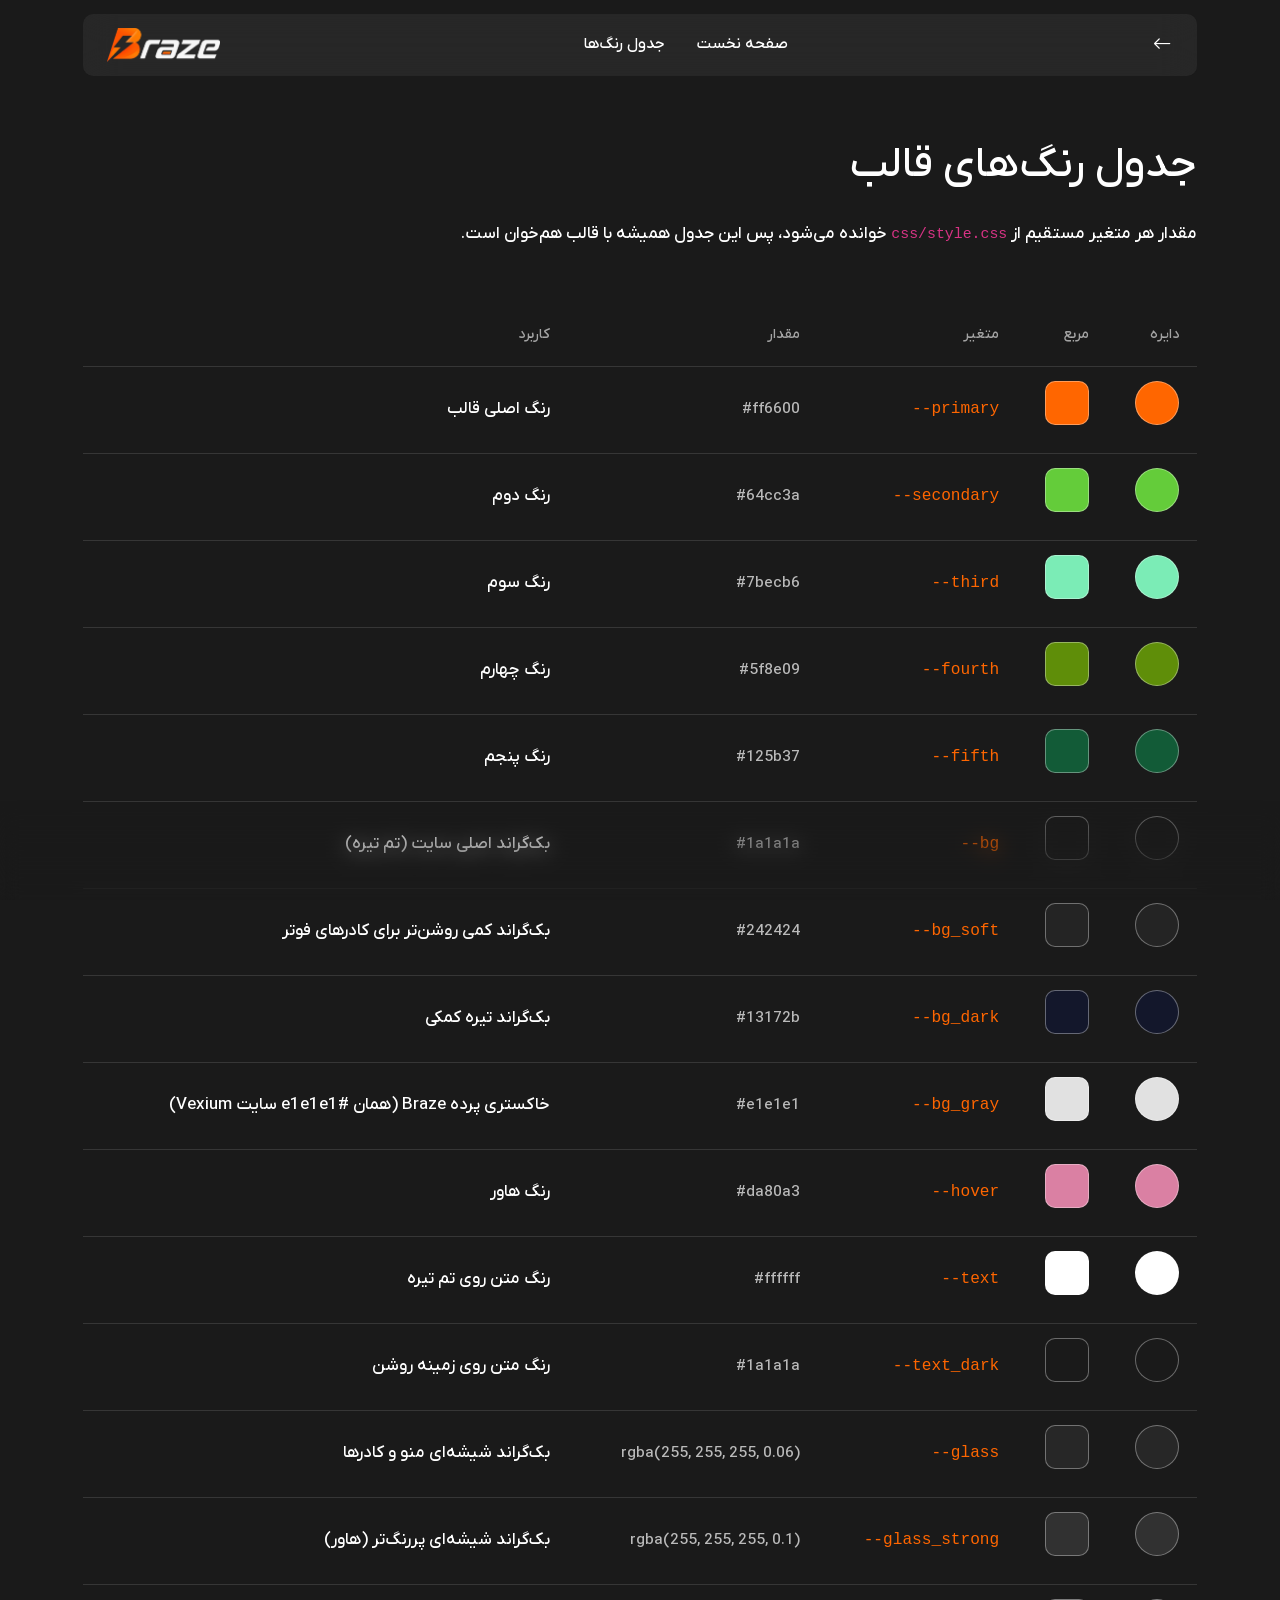
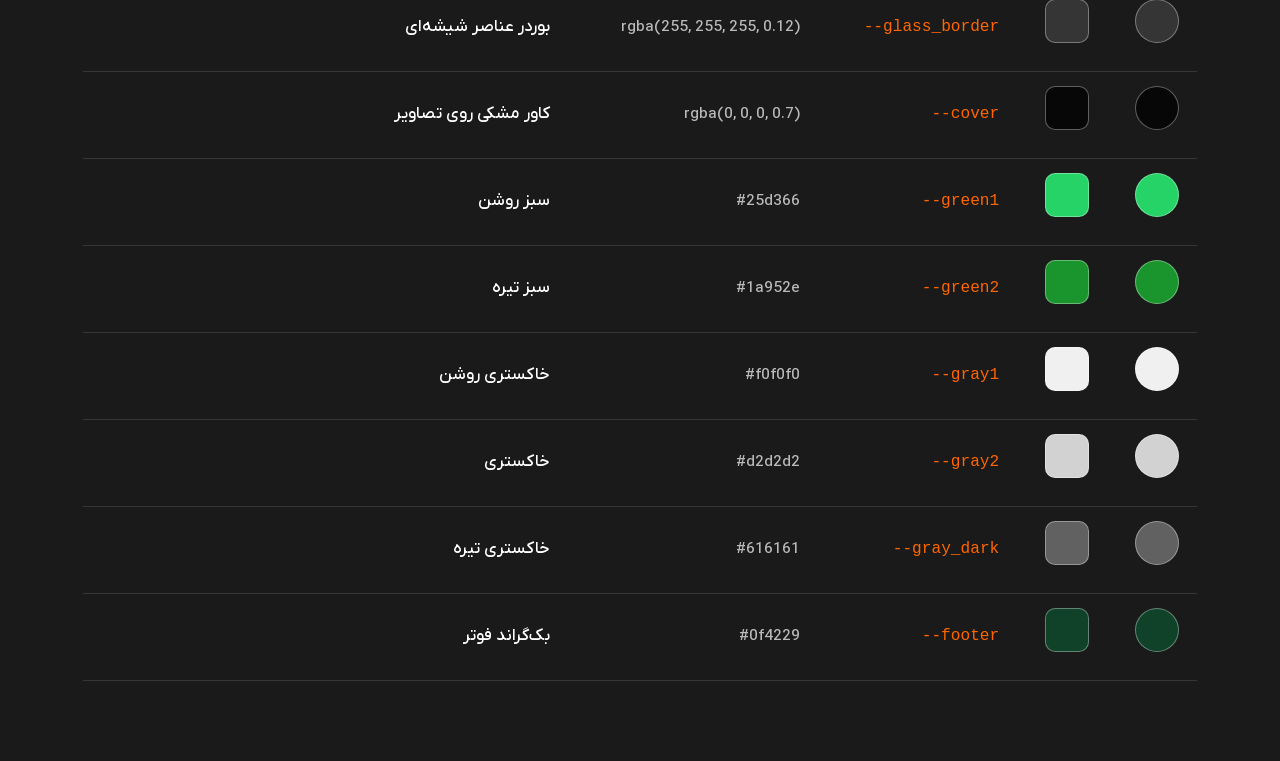
<file: colors.html>
<!DOCTYPE html>
<html xmlns="http://www.w3.org/1999/xhtml" dir="rtl" lang="fa-IR">
<head>
    <meta charset="UTF-8">
    <meta http-equiv="X-UA-Compatible" content="IE=edge">
    <meta name="viewport" content="width=device-width, initial-scale=1, shrink-to-fit=no">
    <meta name="author" content="Persiantik.net">
	<title>جدول رنگ‌های قالب | Braze Battery</title>
    <link rel="stylesheet" href="css/bootstrap.rtl.min.css" />
    <link rel="stylesheet" href="css/style.css" />
</head>
<body>

<div class="navOuter">
	<div class="container">
		<nav class="mainNav glass">
			<a href="index.html" class="navLogo">
				<img src="img/logo1-light.png" class="logoLight" alt="برِیز">
				<img src="img/logo1.png" class="logoDark" alt="برِیز">
			</a>
			<ul class="mainMenu">
				<li class="menu-item"><a href="index.html">صفحه نخست</a></li>
				<li class="menu-item"><a href="colors.html">جدول رنگ‌ها</a></li>
			</ul>
			<div class="navTools">
				<a href="index.html" class="navIcon" aria-label="بازگشت"><i class="bi bi-arrow-left"></i></a>
			</div>
		</nav>
	</div>
</div>
<div class="blurDiv"></div>

<section class="colorsPage">
	<div class="container">
		<h1>جدول رنگ‌های قالب</h1>
		<p class="mb-5">مقدار هر متغیر مستقیم از <code class="ltr">css/style.css</code> خوانده می‌شود، پس این جدول
			همیشه با قالب هم‌خوان است.</p>

		<table class="colorsTable">
			<thead>
				<tr>
					<th style="width:90px">دایره</th>
					<th style="width:90px">مربع</th>
					<th>متغیر</th>
					<th>مقدار</th>
					<th>کاربرد</th>
				</tr>
			</thead>
			<tbody id="colorsBody"></tbody>
		</table>
	</div>
</section>

<script>
var themeColors = [
	['--primary', 'رنگ اصلی قالب'],
	['--secondary', 'رنگ دوم'],
	['--third', 'رنگ سوم'],
	['--fourth', 'رنگ چهارم'],
	['--fifth', 'رنگ پنجم'],
	['--bg', 'بک‌گراند اصلی سایت (تم تیره)'],
	['--bg_soft', 'بک‌گراند کمی روشن‌تر برای کادرهای فوتر'],
	['--bg_dark', 'بک‌گراند تیره کمکی'],
	['--bg_gray', 'خاکستری پرده Braze (همان #e1e1e1 سایت Vexium)'],
	['--hover', 'رنگ هاور'],
	['--text', 'رنگ متن روی تم تیره'],
	['--text_dark', 'رنگ متن روی زمینه روشن'],
	['--glass', 'بک‌گراند شیشه‌ای منو و کادرها'],
	['--glass_strong', 'بک‌گراند شیشه‌ای پررنگ‌تر (هاور)'],
	['--glass_border', 'بوردر عناصر شیشه‌ای'],
	['--cover', 'کاور مشکی روی تصاویر'],
	['--green1', 'سبز روشن'],
	['--green2', 'سبز تیره'],
	['--gray1', 'خاکستری روشن'],
	['--gray2', 'خاکستری'],
	['--gray_dark', 'خاکستری تیره'],
	['--footer', 'بک‌گراند فوتر']
];

(function () {
	var styles = getComputedStyle(document.body);
	var rows = themeColors.map(function (item) {
		var value = styles.getPropertyValue(item[0]).trim();
		return '<tr>' +
			'<td><span class="colorSwatch" style="background:' + value + '"></span></td>' +
			'<td><span class="colorSwatch colorSwatch--square" style="background:' + value + '"></span></td>' +
			'<td><code>' + item[0] + '</code></td>' +
			'<td><span class="colorValue">' + value + '</span></td>' +
			'<td>' + item[1] + '</td>' +
			'</tr>';
	});
	document.getElementById('colorsBody').innerHTML = rows.join('');
})();
</script>
</body>
</html>
</file>
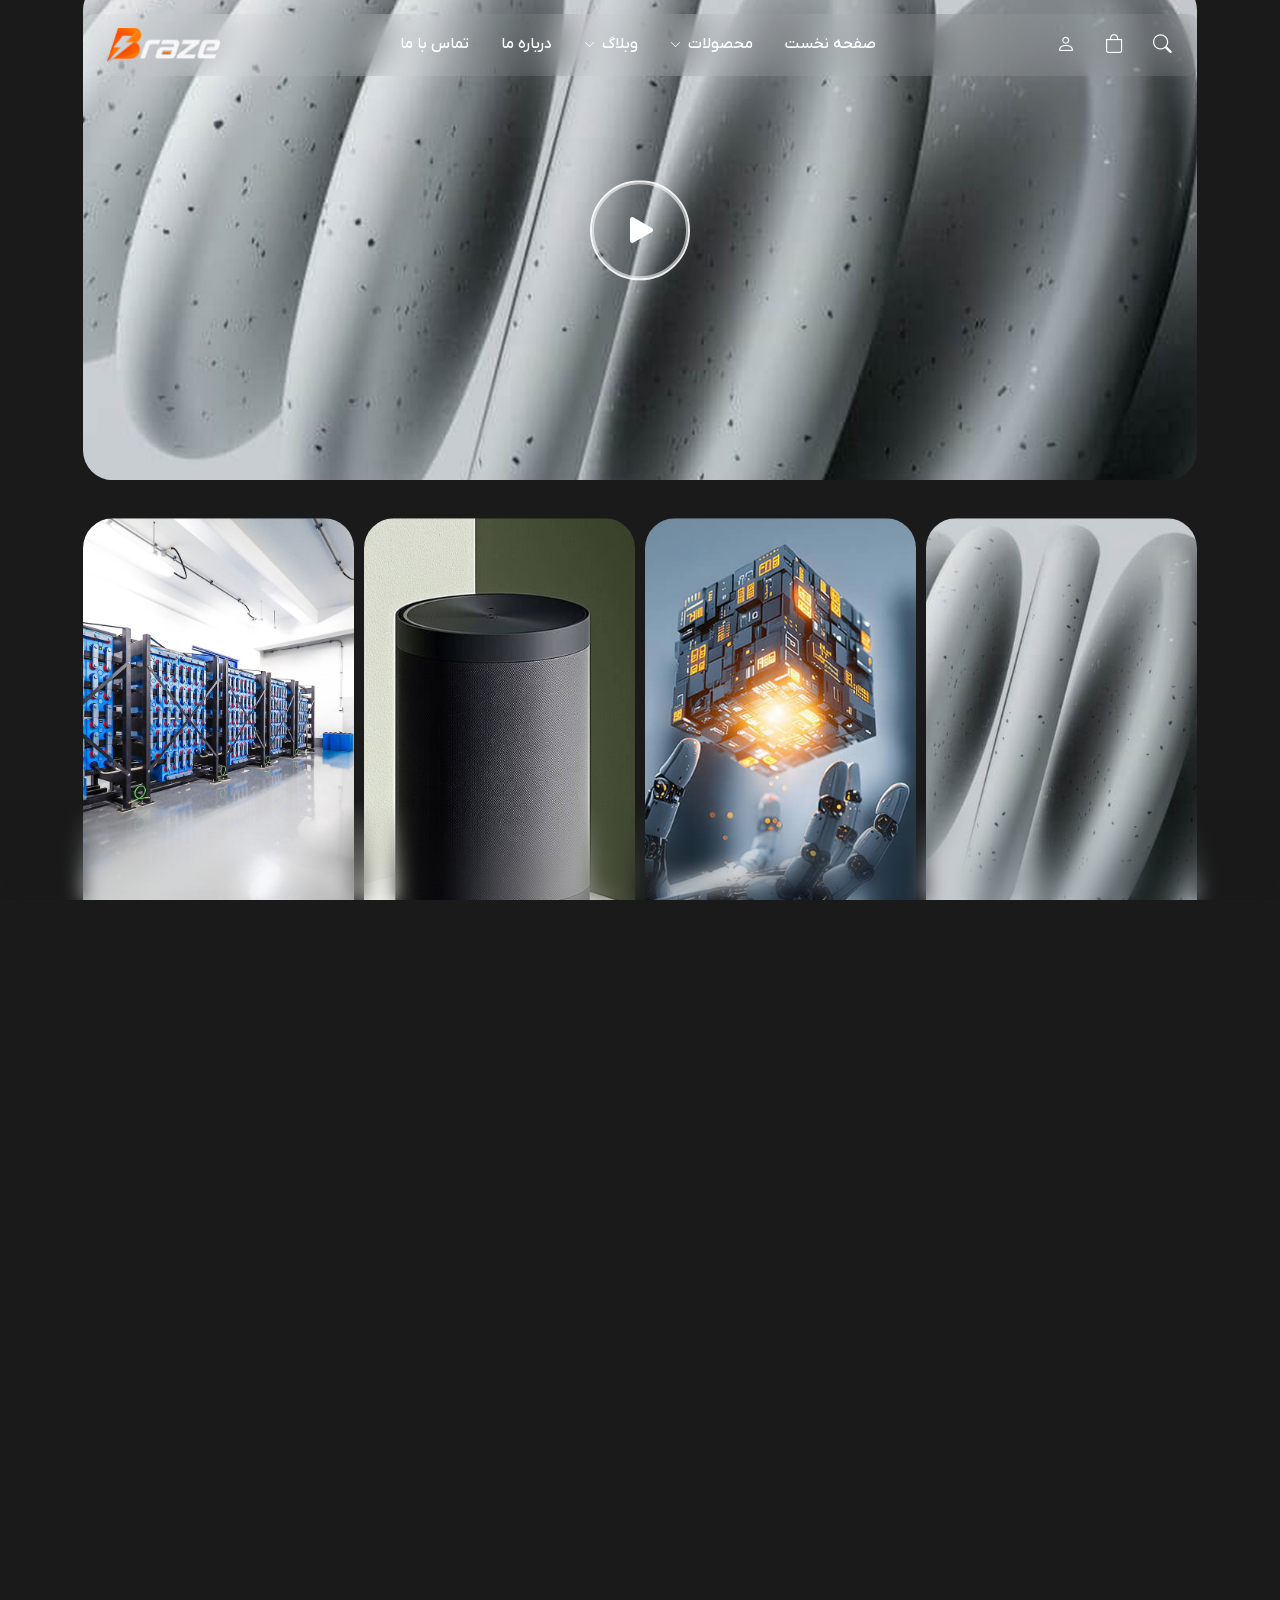
<file: product.html>
<!DOCTYPE html>
<html xmlns="http://www.w3.org/1999/xhtml" dir="rtl" lang="fa-IR">
<head>
    <meta charset="UTF-8">
    <meta http-equiv="X-UA-Compatible" content="IE=edge">
    <meta name="viewport" content="width=device-width, initial-scale=1, shrink-to-fit=no">
    <meta name="author" content="Persiantik.net">
	<title>باطری ۱۲ ولت ۴۲ آمپر تلکو پاور | Braze Battery</title>
    <link rel="stylesheet" href="css/bootstrap.rtl.min.css" />
    <link rel="stylesheet" href="css/swiper-bundle.min.css" />
    <link rel="stylesheet" href="css/style.css" />
</head>
<body>
<div class="cursor"></div>

<!-- start header -->
<div class="navOuter">
	<div class="container">
		<nav class="mainNav glass">
			<a href="index.html" class="navLogo">
				<img src="img/logo1-light.png" class="logoLight" alt="برِیز">
				<img src="img/logo1.png" class="logoDark" alt="برِیز">
			</a>

			<ul class="mainMenu">
				<li class="menu-item">
					<a href="index.html">صفحه نخست</a>
				</li>

				<li class="menu-item menu-item-has-children">
					<a href="shop.html">محصولات <i class="bi bi-chevron-down subArrow"></i></a>
					<ul class="subMenu glass">
						<li class="menu-item menu-item-has-children">
							<a href="shop.html">باتری UPS <i class="bi bi-chevron-left subArrow"></i></a>
							<ul class="subMenu glass">
								<li class="menu-item"><a href="#">یو پی اس خانگی</a></li>
								<li class="menu-item"><a href="#">یو پی اس صنعتی</a></li>
								<li class="menu-item"><a href="product.html">باتری ۱۲ ولت ۴۲ آمپر</a></li>
							</ul>
						</li>
						<li class="menu-item"><a href="#">باتری شارژی</a></li>
						<li class="menu-item"><a href="#">باتری اینورتر</a></li>
						<li class="menu-item"><a href="#">باتری قلمی</a></li>
					</ul>
				</li>

				<li class="menu-item menu-item-has-children">
					<a href="blog.html">وبلاگ <i class="bi bi-chevron-down subArrow"></i></a>
					<ul class="subMenu glass">
						<li class="menu-item"><a href="#">اخبار شرکت</a></li>
						<li class="menu-item"><a href="#">مقالات تخصصی</a></li>
						<li class="menu-item"><a href="single.html">تاریخچه یو پی اس</a></li>
					</ul>
				</li>

				<li class="menu-item">
					<a href="about.html">درباره ما</a>
				</li>

				<li class="menu-item">
					<a href="contact.html">تماس با ما</a>
				</li>
			</ul>

			<div class="navTools">
				<a href="#" class="navIcon" aria-label="جست‌وجو"><i class="bi bi-search"></i></a>
				<a href="#" class="navIcon" aria-label="سبد خرید"><i class="bi bi-bag"></i></a>
				<a href="#" class="navIcon" aria-label="ورود به حساب"><i class="bi bi-person"></i></a>
			</div>
		</nav>
	</div>
</div>
<div class="blurDiv"></div>
<!-- end header -->

<div id="smooth-wrapper">
<div id="smooth-content">

<div class="pageCrumbs">
	<div class="container">
		<nav class="pageCrumbs__nav" aria-label="مسیر صفحه">
			<a href="index.html">صفحه نخست</a>
			<span class="pageCrumbs__sep" aria-hidden="true">/</span>
			<a href="shop.html">محصولات</a>
			<span class="pageCrumbs__sep" aria-hidden="true">/</span>
			<span class="pageCrumbs__here">باطری ۱۲ ولت ۴۲ آمپر تلکو پاور</span>
		</nav>
	</div>
</div>

<section class="contactHero">
	<div class="container">
		<div class="prodHead">
			<h1 class="contactHero__title">باطری ۱۲ ولت ۴۲ آمپر تلکو پاور</h1>
			<div class="prodViews ss02"><i class="bi bi-eye" aria-hidden="true"></i><span>186</span></div>
		</div>
		<div class="prodInfo">
			<div class="row">
				<div class="col-6 col-lg-3">
					<div class="prodInfo__item" data-aos="fade-left" data-aos-anchor=".prodInfo" data-aos-offset="0">
						<span>تکنولوژی ساخت</span>
						<strong>سیلد لید اسید</strong>
					</div>
				</div>
				<div class="col-6 col-lg-3">
					<div class="prodInfo__item" data-aos="fade-left" data-aos-anchor=".prodInfo" data-aos-offset="0" data-aos-delay="200">
						<span>ولتاژ نامی</span>
						<strong class="ss02">12 ولت</strong>
					</div>
				</div>
				<div class="col-6 col-lg-3">
					<div class="prodInfo__item" data-aos="fade-left" data-aos-anchor=".prodInfo" data-aos-offset="0" data-aos-delay="400">
						<span>ظرفیت نامی</span>
						<strong class="ss02">42 آمپر ساعت</strong>
					</div>
				</div>
				<div class="col-6 col-lg-3">
					<div class="prodInfo__item" data-aos="fade-left" data-aos-anchor=".prodInfo" data-aos-offset="0" data-aos-delay="600">
						<span>موارد استفاده</span>
						<strong>یو پی اس، سیستم خورشیدی</strong>
					</div>
				</div>
			</div>
		</div>
	</div>
</section>

<section class="prodShotSec">
	<div class="container">
		<div class="prodShot">
			<div class="prodShot__clip">
				<div class="prodShot__bg" data-parallax style="background-image:url('img/product1.jpg')"></div>
			</div>
			<button class="play-btn" type="button" aria-label="پخش"><i class="bi bi-play-fill" aria-hidden="true"></i></button>
		</div>
	</div>
</section>

<section class="prodGallery">
	<div class="container">
		<div class="prodGallery__row">
			<div class="prodGallery__item">
				<div class="prodGallery__img" style="background-image:url('img/product1.jpg')"></div>
			</div>
			<div class="prodGallery__item">
				<div class="prodGallery__img" style="background-image:url('img/product2.jpg')"></div>
			</div>
			<div class="prodGallery__item">
				<div class="prodGallery__img" style="background-image:url('img/product3.jpg')"></div>
			</div>
			<div class="prodGallery__item">
				<div class="prodGallery__img" style="background-image:url('img/product4.jpg')"></div>
			</div>
		</div>
	</div>
</section>

<section class="shopPost">
	<div class="container">
		<div class="post_single ss02">
			<p>باطری ۱۲ ولت ۴۲ آمپر تلکو پاور یکی از باتری‌های تولید داخل است که شرکت پویان پیل پرتو ماندگار آن را با برند تلکو پاور می‌سازد. این مدل برای دستگاه‌هایی است که بعد از قطع برق شهری باید بدون وقفه روشن بمانند.</p>
			<h2 class="revealWords">این باتری برای چه کاری است؟</h2>
			<p>ظرفیت نامی ۴۲ آمپر ساعت و ولتاژ نامی ۱۲ ولت است. تکنولوژی ساخت آن سیلد لید اسید است، پس اسید نشت نمی‌کند و برای نصب در رک یو پی اس و تابلوهای بسته مناسب است. رنگ بدنه مشکی است.</p>
			<p>موارد استفاده اصلی، یو پی اس و سیستم خورشیدی است. در یو پی اس، باتری فاصله بین قطع برق شهر و روشن شدن منبع پشتیبان را پر می‌کند. در سیستم خورشیدی، انرژی ذخیره‌شده را به مصرف‌کننده می‌رساند.</p>
			<h2 class="revealWords">گارانتی و نگهداری</h2>
			<p>گارانتی این مدل ۱۲ ماه و از طرف شرکت سازنده است، به شرطی که باتری برای یو پی اس استفاده شود. عمر مفید در دمای حدود ۲۵ درجه تا چند سال می‌رسد، ولی گرمای محیط و دشارژ عمیق آن را کوتاه می‌کند.</p>
			<h3 class="revealWords">موقع انتخاب به این‌ها توجه کنید</h3>
			<ul>
				<li>ولتاژ دستگاه باید ۱۲ ولت باشد، یا چند باتری سری برای ولتاژ بالاتر بسته شود.</li>
				<li>ظرفیت ۴۲ آمپر ساعت برای بارهای سبک و متوسط یو پی اس کافی است، نه برای تغذیه طولانی یک بار سنگین.</li>
				<li>باتری سیلد را کج یا وارونه نصب نکنید و اطرافش هوا جریان داشته باشد.</li>
			</ul>
			<div class="wp-caption aligncenter">
				<img class="size-full" src="img/shop/post/factory-ups.jpg" alt="کارخانه تولید باتری" width="800" height="600">
				<p class="wp-caption-text">تولید باتری سیلد در خط مونتاژ</p>
			</div>
			<h2 class="revealWords">مشخصات کلی</h2>
			<p>ولتاژ باتری ۱۲ ولت، ظرفیت ۴۲ آمپر ساعت، تکنولوژی سیلد لید اسید و کاربرد در یو پی اس و سیستم خورشیدی. اگر برای انتخاب آمپر یا تعداد باتری سری و موازی مطمئن نیستید، از بخش مشاوره و استعلام قیمت پایین صفحه بپرسید.</p>
		</div>
		<div class="shopShare d-flex justify-content-between align-items-center">
			<div>محل قرارگیری کد اشتراک که بعدا تو وردپرس قرارش می‌دهیم</div>
			<div>محل قرارگیری کد امتیاز ستاره‌ای که بعدا تو وردپرس قرارش می‌دهیم</div>
		</div>
		<div class="shopComments">محل قرارگیری کد دیدگاه‌ها که بعدا تو وردپرس قرارش می‌دهیم</div>
	</div>
</section>

<!-- start consult inquiry -->
<section class="consult-section shopConsult">
	<div class="container">
		<div class="consult-card">
			<div class="consult-bg" aria-hidden="true"></div>
			<img class="consult-photo" src="img/consult-advisor.png" alt="">
			<div class="consult-copy">
				<h2>مشاوره و استعلام قیمت</h2>
				<p>لیست درخواست خود را ارسال کنید تا کارشناسان ما در سریعترین زمان ممکن استعلام قیمت را برای شما ارسال کنند.</p>
			</div>
			<div class="consult-call">
				<div class="consult-call-label">همین حالا تماس بگیرید</div>
				<a class="consult-tel ss02" href="tel:88457457"><i class="bi bi-telephone-fill" aria-hidden="true"></i><span>88457457</span></a>
				<a class="btnFramed consult-wa" href="https://wa.me/989121234567"><span>پیام در واتساپ</span></a>
			</div>
			<a class="consult-fab" href="tel:88457457" aria-label="تماس"><svg aria-hidden="true" xmlns="http://www.w3.org/2000/svg" width="118" height="118" viewBox="0 0 118 118" fill="none"><circle opacity="0.1" cx="59" cy="59" r="59" fill="#292D32"></circle><circle opacity="0.2" cx="59" cy="59" r="47" fill="#292D32"></circle><circle cx="59" cy="59" r="32" fill="#292D32"></circle><path d="M65.8125 74.4375C64.4 74.4375 62.9125 74.1 61.375 73.45C59.875 72.8125 58.3625 71.9375 56.8875 70.875C55.425 69.8 54.0125 68.6 52.675 67.2875C51.35 65.95 50.15 64.5375 49.0875 63.0875C48.0125 61.5875 47.15 60.0875 46.5375 58.6375C45.8875 57.0875 45.5625 55.5875 45.5625 54.175C45.5625 53.2 45.7375 52.275 46.075 51.4125C46.425 50.525 46.9875 49.7 47.75 48.9875C48.7125 48.0375 49.8125 47.5625 50.9875 47.5625C51.475 47.5625 51.975 47.675 52.4 47.875C52.8875 48.1 53.3 48.4375 53.6 48.8875L56.5 52.975C56.7625 53.3375 56.9625 53.6875 57.1 54.0375C57.2625 54.4125 57.35 54.7875 57.35 55.15C57.35 55.625 57.2125 56.0875 56.95 56.525C56.7625 56.8625 56.475 57.225 56.1125 57.5875L55.2625 58.475C55.275 58.5125 55.2875 58.5375 55.3 58.5625C55.45 58.825 55.75 59.275 56.325 59.95C56.9375 60.65 57.5125 61.2875 58.0875 61.875C58.825 62.6 59.4375 63.175 60.0125 63.65C60.725 64.25 61.4125 64.8125 61.4375 64.75L62.35 63.85C62.7375 63.4625 63.1125 63.175 63.475 62.9875C64.1625 62.5625 65.0375 62.4875 65.9125 62.85C66.2375 62.9875 66.5875 63.175 66.9625 63.4375L71.1125 66.3875C71.575 66.7 71.9125 67.1 72.1125 67.575C72.3 68.05 72.3875 68.4875 72.3875 68.925C72.3875 69.525 72.25 70.125 71.9875 70.6875C71.725 71.25 71.4 71.7375 70.9875 72.1875C70.275 72.975 69.5 73.5375 68.6 73.9C67.7375 74.25 66.8 74.4375 65.8125 74.4375ZM50.9875 49.4375C50.3 49.4375 49.6625 49.7375 49.05 50.3375C48.475 50.875 48.075 51.4625 47.825 52.1C47.5625 52.75 47.4375 53.4375 47.4375 54.175C47.4375 55.3375 47.7125 56.6 48.2625 57.9C48.825 59.225 49.6125 60.6 50.6125 61.975C51.6125 63.35 52.75 64.6875 54 65.95C55.25 67.1875 56.6 68.3375 57.9875 69.35C59.3375 70.3375 60.725 71.1375 62.1 71.7125C64.2375 72.625 66.2375 72.8375 67.8875 72.15C68.525 71.8875 69.0875 71.4875 69.6 70.9125C69.8875 70.6 70.1125 70.2625 70.3 69.8625C70.45 69.55 70.525 69.225 70.525 68.9C70.525 68.7 70.4875 68.5 70.3875 68.275C70.35 68.2 70.275 68.0625 70.0375 67.9L65.8875 64.95C65.6375 64.775 65.4125 64.65 65.2 64.5625C64.925 64.45 64.8125 64.3375 64.3875 64.6C64.1375 64.725 63.9125 64.9125 63.6625 65.1625L62.7125 66.1C62.225 66.575 61.475 66.6875 60.9 66.475L60.5625 66.325C60.05 66.05 59.45 65.625 58.7875 65.0625C58.1875 64.55 57.5375 63.95 56.75 63.175C56.1375 62.55 55.525 61.8875 54.8875 61.15C54.3 60.4625 53.875 59.875 53.6125 59.3875L53.4625 59.0125C53.3875 58.725 53.3625 58.5625 53.3625 58.3875C53.3625 57.9375 53.525 57.5375 53.8375 57.225L54.775 56.25C55.025 56 55.2125 55.7625 55.3375 55.55C55.4375 55.3875 55.475 55.25 55.475 55.125C55.475 55.025 55.4375 54.875 55.375 54.725C55.2875 54.525 55.15 54.3 54.975 54.0625L52.075 49.9625C51.95 49.7875 51.8 49.6625 51.6125 49.575C51.4125 49.4875 51.2 49.4375 50.9875 49.4375Z" fill="white"></path><path d="M67.125 58.1875C66.6125 58.1875 66.1875 57.7625 66.1875 57.25C66.1875 56.8 65.7375 55.8625 64.9875 55.0625C64.25 54.275 63.4375 53.8125 62.75 53.8125C62.2375 53.8125 61.8125 53.3875 61.8125 52.875C61.8125 52.3625 62.2375 51.9375 62.75 51.9375C63.9625 51.9375 65.2375 52.5875 66.35 53.775C67.3875 54.8875 68.0625 56.25 68.0625 57.25C68.0625 57.7625 67.6375 58.1875 67.125 58.1875Z" fill="white"></path><path d="M71.5 58.1875C70.9875 58.1875 70.5625 57.7625 70.5625 57.25C70.5625 52.9375 67.0625 49.4375 62.75 49.4375C62.2375 49.4375 61.8125 49.0125 61.8125 48.5C61.8125 47.9875 62.2375 47.5625 62.75 47.5625C68.0875 47.5625 72.4375 51.9125 72.4375 57.25C72.4375 57.7625 72.0125 58.1875 71.5 58.1875Z" fill="white"></path></svg></a>
		</div>
	</div>
</section>
<!-- end consult inquiry -->

<!-- start footer -->
<footer class="siteFooter">
	<div class="container">
		<div class="row g-4">
			<div class="col-lg-4">
				<div class="footerBox footerBox--sm">
					<div class="footerBox__bg" data-parallax style="background-image:url('img/footer-booth.jpg')"></div>
					<div class="lines">
						<div class="line"></div>
						<div class="line"></div>
					</div>
					<div class="footerBox__inner">
						<a href="index.html" class="footerLogo">
							<img src="img/logo1-light.png" alt="برِیز">
						</a>
						<p class="footerAbout">لورم ایپسوم متن ساختگی با تولید سادگی نامفهوم از صنعت چاپ و با استفاده از
							طراحان گرافیک است. چاپگرها و متون بلکه روزنامه و مجله در ستون و سطرآنچنان که لازم است و برای
							شرایط فعلی تکنولوژی مورد نیاز و کاربردهای متنوع با هدف بهبود ابزارهای کاربردی می باشد. کتابهای
							زیادی در شصت و سه درصد گذشته حال و آینده شناخت فراوان جامعه و متخصصان را می طلبد.</p>
					</div>
				</div>
			</div>
			<div class="col-lg-8">
				<div class="footerBox footerBox--lg">
					<div class="footerBox__bg" data-parallax style="background-image:url('img/footer-spark.jpg')"></div>
					<div class="lines">
						<div class="line"></div>
						<div class="line"></div>
						<div class="line"></div>
					</div>
					<div class="footerBox__inner">
						<h3 class="footerQuick__title">دسترسی سریع</h3>
						<div class="row footerQuick">
							<div class="col-lg-4">
								<ul class="footerLinks">
									<li><a class="titleLink" href="index.html"><i class="bi bi-chevron-left"></i> صفحه نخست</a></li>
									<li><a class="titleLink" href="#"><i class="bi bi-chevron-left"></i> باتری خودرو</a></li>
									<li><a class="titleLink" href="blog.html"><i class="bi bi-chevron-left"></i> وبلاگ</a></li>
								</ul>
							</div>
							<div class="col-lg-4">
								<ul class="footerLinks">
									<li><a class="titleLink" href="shop.html"><i class="bi bi-chevron-left"></i> محصولات</a></li>
									<li><a class="titleLink" href="#"><i class="bi bi-chevron-left"></i> باتری شارژی</a></li>
									<li><a class="titleLink" href="about.html"><i class="bi bi-chevron-left"></i> درباره ما</a></li>
								</ul>
							</div>
							<div class="col-lg-4">
								<ul class="footerLinks">
									<li><a class="titleLink" href="shop.html"><i class="bi bi-chevron-left"></i> باتری UPS</a></li>
									<li><a class="titleLink" href="#"><i class="bi bi-chevron-left"></i> باتری اینورتر</a></li>
									<li><a class="titleLink" href="#"><i class="bi bi-chevron-left"></i> تماس با ما</a></li>
								</ul>
							</div>
						</div>
						<div class="footerContact glass ss02">
							<div class="footerLine">
								<i class="bi bi-geo-alt"></i>
								<span>آدرس دفتر: تهران، خیابان مطهری، خیابان حاتمی، بن بست جمشید، پلاک 3، واحد 6</span>
							</div>
							<div class="footerLine">
								<i class="bi bi-telephone"></i>
								<span>تماس: <a href="tel:02188457457">88457457</a></span>
							</div>
							<div class="footerLine">
								<i class="bi bi-whatsapp"></i>
								<span>پیام در شبکه های اجتماعی: <a href="https://wa.me/989121234567">09121234567</a></span>
							</div>
						</div>
					</div>
				</div>
			</div>
		</div>
		<div class="footerCopy">
			<div class="footerCopy__main">
				<div class="footerCopy__copy">کلیه حقوق سایت متعلق به "شرکت پیل سازان جهانتاب" می باشد.</div>
				<div class="footerCopy__design">طراحی سایت : <a href="https://persiantik.net" target="_blank" rel="noopener">پرشین تیک</a></div>
			</div>
			<div class="footerSocial">
				<a href="#" class="footerSocial__btn footerSocial__btn--ig" aria-label="اینستاگرام"><i class="bi bi-instagram"></i> اینستاگرام</a>
				<a href="#" class="footerSocial__btn" aria-label="تلگرام"><i class="bi bi-telegram"></i></a>
				<a href="#" class="footerSocial__btn" aria-label="واتساپ"><i class="bi bi-whatsapp"></i></a>
				<a href="#" class="footerSocial__btn" aria-label="ایکس"><i class="bi bi-twitter-x"></i></a>
			</div>
		</div>
	</div>
</footer>
<!-- end footer -->

</div>
</div>

<script src="js/gsap.min.js"></script>
<script src="js/ScrollTrigger.min.js"></script>
<script src="js/ScrollSmoother.min.js"></script>
<script src="js/swiper-bundle.min.js"></script>
<script src="js/aos.js"></script>
<script src="js/scripts.js"></script>
</body>
</html>
</file>
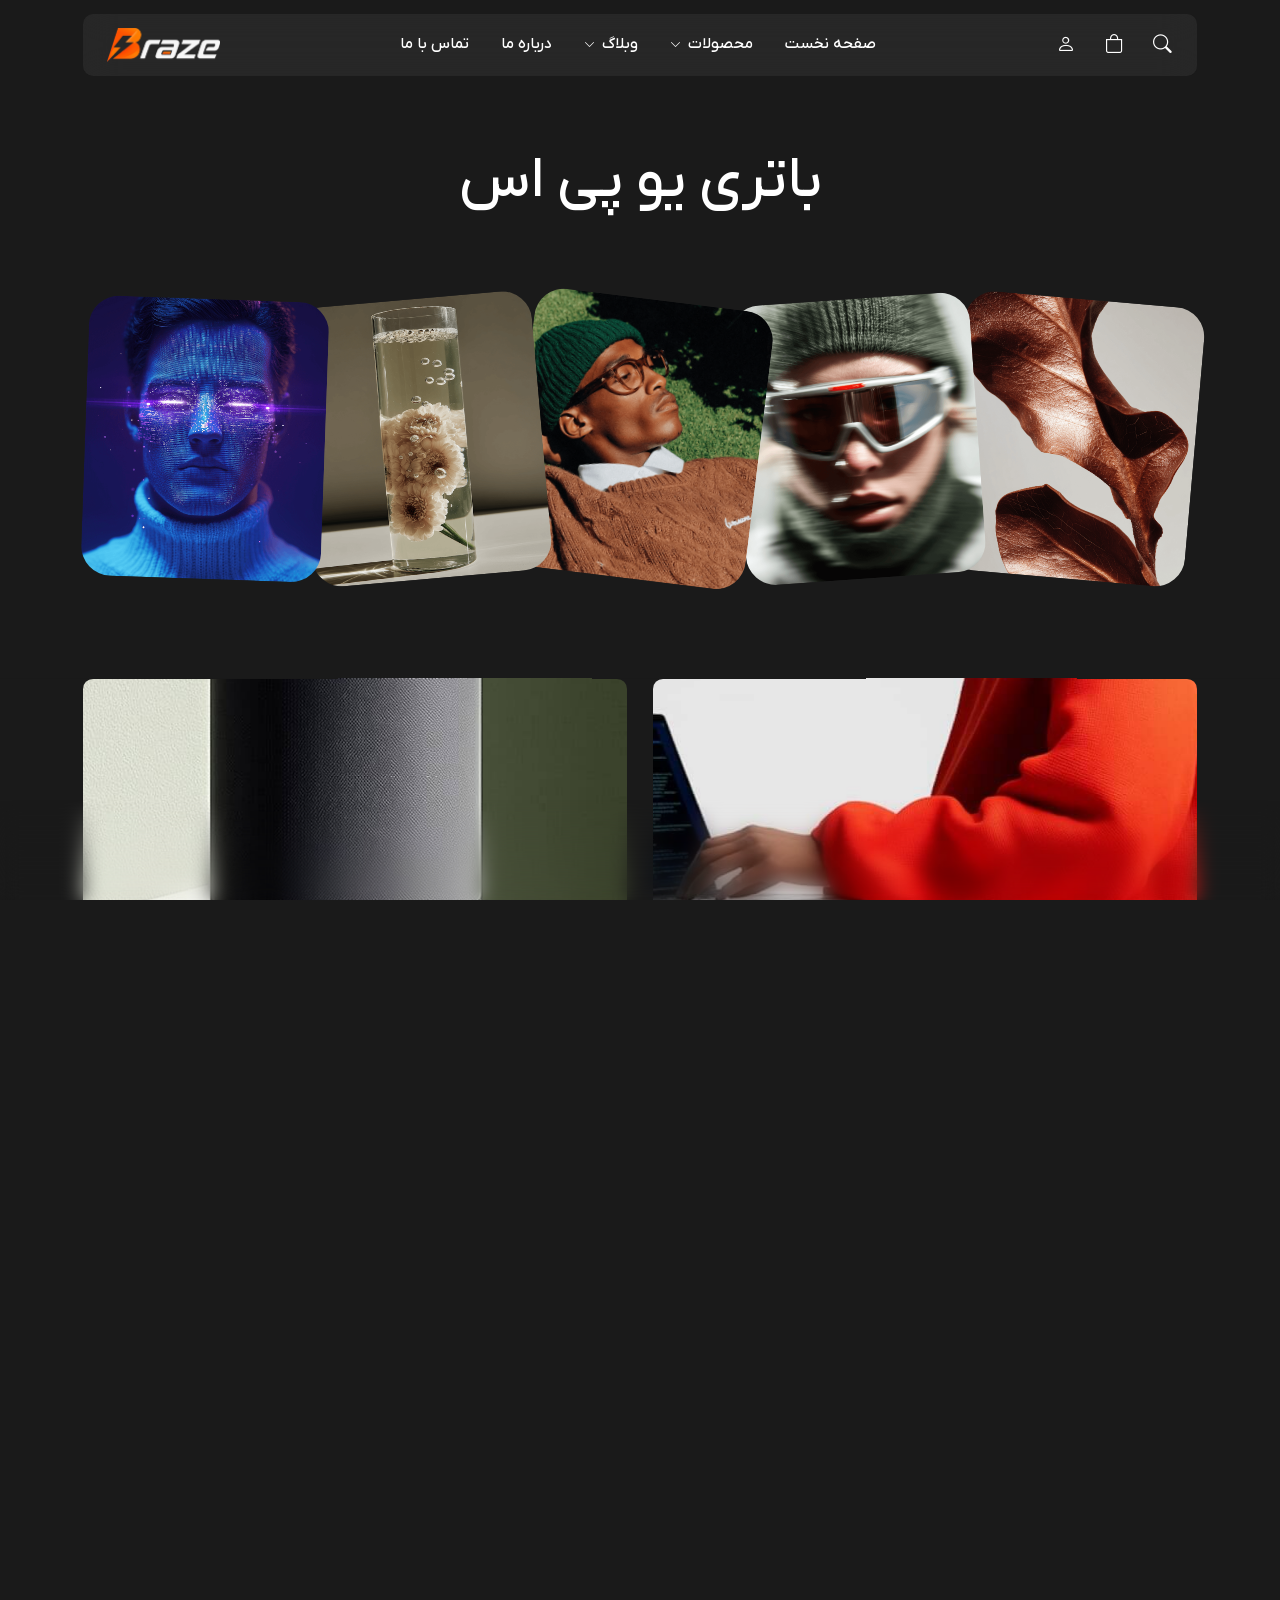
<file: shop.html>
<!DOCTYPE html>
<html xmlns="http://www.w3.org/1999/xhtml" dir="rtl" lang="fa-IR">
<head>
    <meta charset="UTF-8">
    <meta http-equiv="X-UA-Compatible" content="IE=edge">
    <meta name="viewport" content="width=device-width, initial-scale=1, shrink-to-fit=no">
    <meta name="author" content="Persiantik.net">
	<title>باتری یو پی اس | Braze Battery</title>
    <link rel="stylesheet" href="css/bootstrap.rtl.min.css" />
    <link rel="stylesheet" href="css/swiper-bundle.min.css" />
    <link rel="stylesheet" href="css/style.css" />
</head>
<body>
<div class="cursor"></div>

<!-- start header -->
<div class="navOuter">
	<div class="container">
		<nav class="mainNav glass">
			<a href="index.html" class="navLogo">
				<img src="img/logo1-light.png" class="logoLight" alt="برِیز">
				<img src="img/logo1.png" class="logoDark" alt="برِیز">
			</a>

			<ul class="mainMenu">
				<li class="menu-item">
					<a href="index.html">صفحه نخست</a>
				</li>

				<li class="menu-item menu-item-has-children">
					<a href="shop.html">محصولات <i class="bi bi-chevron-down subArrow"></i></a>
					<ul class="subMenu glass">
						<li class="menu-item menu-item-has-children">
							<a href="shop.html">باتری UPS <i class="bi bi-chevron-left subArrow"></i></a>
							<ul class="subMenu glass">
								<li class="menu-item"><a href="#">یو پی اس خانگی</a></li>
								<li class="menu-item"><a href="#">یو پی اس صنعتی</a></li>
								<li class="menu-item"><a href="product.html">باتری ۱۲ ولت ۴۲ آمپر</a></li>
							</ul>
						</li>
						<li class="menu-item"><a href="#">باتری شارژی</a></li>
						<li class="menu-item"><a href="#">باتری اینورتر</a></li>
						<li class="menu-item"><a href="#">باتری قلمی</a></li>
					</ul>
				</li>

				<li class="menu-item menu-item-has-children">
					<a href="blog.html">وبلاگ <i class="bi bi-chevron-down subArrow"></i></a>
					<ul class="subMenu glass">
						<li class="menu-item"><a href="#">اخبار شرکت</a></li>
						<li class="menu-item"><a href="#">مقالات تخصصی</a></li>
						<li class="menu-item"><a href="single.html">تاریخچه یو پی اس</a></li>
					</ul>
				</li>

				<li class="menu-item">
					<a href="about.html">درباره ما</a>
				</li>

				<li class="menu-item">
					<a href="contact.html">تماس با ما</a>
				</li>
			</ul>

			<div class="navTools">
				<a href="#" class="navIcon" aria-label="جست‌وجو"><i class="bi bi-search"></i></a>
				<a href="#" class="navIcon" aria-label="سبد خرید"><i class="bi bi-bag"></i></a>
				<a href="#" class="navIcon" aria-label="ورود به حساب"><i class="bi bi-person"></i></a>
			</div>
		</nav>
	</div>
</div>
<div class="blurDiv"></div>
<!-- end header -->

<div id="smooth-wrapper">
<div id="smooth-content">

<section class="shopHero">
	<div class="container">
		<h1 class="shopHero__title">باتری یو پی اس</h1>
		<div class="shopHero__gallery">
			<div class="shopHero__item hover-this">
				<div class="shopHero__photo hover-anim"><img src="img/shop/h1.png" alt=""></div>
			</div>
			<div class="shopHero__item hover-this">
				<div class="shopHero__photo hover-anim"><img src="img/shop/h2.png" alt=""></div>
			</div>
			<div class="shopHero__item hover-this">
				<div class="shopHero__photo hover-anim"><img src="img/shop/h3.png" alt=""></div>
			</div>
			<div class="shopHero__item hover-this">
				<div class="shopHero__photo hover-anim"><img src="img/shop/h4.png" alt=""></div>
			</div>
			<div class="shopHero__item hover-this">
				<div class="shopHero__photo hover-anim"><img src="img/shop/h5.png" alt=""></div>
			</div>
		</div>
	</div>
</section>

<section class="shopProducts productsSec">
	<div class="container">
		<div class="row">
			<div class="col-lg-6">
				<div class="productItem">
					<div class="productItem__media">
						<div class="productItem__img" data-parallax style="background-image:url('img/product-sq1.jpg')"></div>
						<div class="productItem__tags"><a href="#">باتری یو پی اس</a></div>
						<a href="#" class="productItem__link" aria-label="باتری UPS ۱۲ ولت ۷ آمپر"></a>
					</div>
					<div class="productItem__cont ss02" data-aos="fade-up">
						<h2><a class="titleLink" href="#">باتری UPS ۱۲ ولت ۷ آمپر</a></h2>
					</div>
				</div>
			</div>
			<div class="col-lg-6">
				<div class="productItem">
					<div class="productItem__media">
						<div class="productItem__img" data-parallax style="background-image:url('img/product-sq2.jpg')"></div>
						<div class="productItem__tags"><a href="#">باتری یو پی اس</a></div>
						<a href="#" class="productItem__link" aria-label="باتری اینورتر ۱۰۰ آمپر"></a>
					</div>
					<div class="productItem__cont ss02" data-aos="fade-up">
						<h2><a class="titleLink" href="#">باتری اینورتر ۱۰۰ آمپر</a></h2>
					</div>
				</div>
			</div>
			<div class="col-lg-6">
				<div class="productItem">
					<div class="productItem__media">
						<div class="productItem__img" data-parallax style="background-image:url('img/product-sq1.jpg')"></div>
						<div class="productItem__tags"><a href="#">باتری یو پی اس</a></div>
						<a href="#" class="productItem__link" aria-label="باتری اتمی ۷۴ آمپر"></a>
					</div>
					<div class="productItem__cont ss02" data-aos="fade-up">
						<h2><a class="titleLink" href="#">باتری اتمی ۷۴ آمپر</a></h2>
					</div>
				</div>
			</div>
			<div class="col-lg-6">
				<div class="productItem">
					<div class="productItem__media">
						<div class="productItem__img" data-parallax style="background-image:url('img/product-sq2.jpg')"></div>
						<div class="productItem__tags"><a href="#">باتری یو پی اس</a></div>
						<a href="#" class="productItem__link" aria-label="باتری شارژی ۲۰۰۰ میلی‌آمپر"></a>
					</div>
					<div class="productItem__cont ss02" data-aos="fade-up">
						<h2><a class="titleLink" href="#">باتری شارژی ۲۰۰۰ میلی‌آمپر</a></h2>
					</div>
				</div>
			</div>
		</div>
	</div>
</section>

<section class="shopPost">
	<div class="container">
		<div class="post_single">
			<p>باتری UPS بخش بسیار مهمی از دستگاه یو پی اس است که برای خرید آن نیاز به مشاوره گرفتن از کارشناسان مجرب و متخصص است، در سایت پویان باتری سعی کرده ایم توضیحات کاملی در مورد باتری های یو پی اس تولیدی برند <a class="link link--helike" href="https://tp-battery.com/" target="_blank" rel="noopener"><span>تلکو پاور</span></a> ارائه دهیم.</p>
			<h2 class="revealWords">کاربرد UPS چیست؟</h2>
			<p>در سیستم برق رسانی مناطق حساس مثل بیمارستان ها یا دوربین های امنیتی همیشه از UPS استفاده می شود تا عملکرد دستگاه هنگام قطع برق مختل نشود.</p>
			<p>UPS مخفف عبارت Uninterruptible Power Supply است که به فارسی “منبع تغذیه بدون وقفه” ترجمه شده است.</p>
			<p>“یو پی اس” دستگاهی است که فورا به قطع برق واکنش نشان می دهد و جایگزین برق شهری می شود تا دستگاههای مهمی مثل تجهیزات بیمارستانی، دوربین های امنیتی بانک ها و … از کار نیفتند. در واقع دستگاه یو پی اس بعنوان برق پشتیبان سیستم عمل می کند، در بین اجزای یو پی اس باتری آن مهمترین بخش محسوب می شود، چرا که بلافاصله پس از قطعی برق این باطری است که به سیستم متصل می شود.</p>
			<h2 class="revealWords">باتری UPS برای انجام چه کاری طراحی شده است؟</h2>
			<p>سیستم باتری یو پی اس یک فاصله بین منبع تغذیه اصلی و برق پشتیبان شما است. مشکل این است که حتی با وجود یک باتری پشتیبان یا ژنراتور قوی، ممکن است چندین دقیقه طول بکشد تا سیستم شما به از دست رفتن منبع برق اصلی شما پاسخ دهد و شروع به برق کشیدن از منبع جایگزین شما کند.</p>
			<p>در بیمارستان‌ها، بانک‌ها و سایر عملکردهای حیاتی، این چند دقیقه ارزشمند می‌تواند یک موضوع مرگ و زندگی باشد.</p>
			<p>یو پی اس برای حل این مشکل طراحی شده است که به صورت فوری پاسخ می دهد، قدرت زیادی به سیستم می دهد و سپس به محض راه اندازی، همه چیز را به سیستم پشتیبان شما تحویل می دهد طوری که بسته به قدرت یو پی اس شما زمان قطعی برق در حد صدم ثانیه هم کاهش می یابد.</p>
			<h2 class="revealWords">باتری یو پی اس برای چه کاری نیست؟</h2>
			<p>نکته بسیار مهم این است که باتری متصل به سیستم UPS قادر به تحمل بار ثابت برای بیش از چند دقیقه نخواهد بود، بنابراین بسیار مهم است که شما یک سیستم پشتیبان قدرتمند داشته باشید تا سریعا جایگزین سیستم برق اصلی شود.</p>
			<h2 class="revealWords">سایر مزایای باتری UPS</h2>
			<p>وظیفه اصلی باتری ups این است که شکاف بین قطع برق و برق پشتیبان را پوشش دهد، اما علاوه بر این می تواند سیستم شما را پایدارتر کند، چگونه؟</p>
			<p>به این دلیل که UPS باید نسبت به نوسانات منبع تغذیه ورودی فوق العاده حساس باشد تا در صورت قطع برق بلافاصله پاسخ دهد در نتیجه اگر در منطقه ای با نوسانات برق زیاد باشید یو پی اس می تواند برای حفظ سطح برق در هنگام افت های آشفته و جهش ها از منبع برق اصلی شما کار کند.</p>
			<h2 class="revealWords">باتری UPS پویان باتری</h2>
			<p>مجموعه “پویان پیل پرتو ماندگار” مفتخر است که باتری های UPS ایرانی در داخل کشور تحت برند تجاری “تلکو پاور” تولید می نماید.</p>
			<p>تمامی باطری های تلکوپاور در ولتاژ 12 ولت تولید می شوند و در دمای استاندارد (حدود 25) تا 10 سال عمر مفید خواهند داشت.</p>
			<p>لیست باتری های پویان باتری بر اساس آمپر در زیر آورده شده است که جهت مشاهده توضیحات بیشتر در مورد هر محصول می توانید روی نام آن کلیک کنید.</p>
			<div id="attachment_122" class="wp-caption aligncenter">
				<img class="size-full wp-image-122" src="img/shop/post/factory-ups.jpg" alt="کارخانه تولید باتری Ups در ایران" width="800" height="600">
				<p class="wp-caption-text">کارخانه تولید باتری Ups در ایران</p>
			</div>
			<h2 class="revealWords">انواع باتری UPS</h2>
			<p>باتری های UPS به طور کلی در سه نوع وجود دارند :</p>
			<ol>
				<li>باتری یو پی اس سرب اسیدی با نماد VRLA</li>
				<li>باتری یو پی اس نیکل-کادمیوم با نماد NiCad</li>
				<li>باتری یو پی اس لیتیوم یون که به آن باتری های سلولی نیز می گویند</li>
			</ol>
			<p>سوال اول شما احتمالا این است که کدام نوع باتری بهتر است؟ پاسخ این سوال بسیار ساده است : مدل بهتری وجود ندارد، شما باید بر اساس نیاز کاری خودتان باتری را انتخاب کنید.</p>
			<h3 class="revealWords">باتری های سرب اسیدی</h3>
			<h4 class="revealWords">باتری UPS سرب اسیدی VRLA</h4>
			<p>باتری های VRLA که به آنها باتری لید-اسید نیز گفته می شود معمولا حاوی یک دریچه هستند که فشار گاز داخل باتری را در صورت افزایش بیش از حد آن آزاد می کند. این مدل باتری ها معمولا حدود 5سال عمر مفید دارند. این باتری ها با پلاستیک پلی پروپیلن مهر و موم می شوند تا از نشت اسید باطری جلوگیری شود.</p>
			<h4 class="revealWords">باتری UPS سرب اسیدی VLA</h4>
			<p>باتری های سرب اسیدی VLA که اغلب به عنوان باتری پر از آب شناخته می شوند نیز وجود دارند که اغلب عمر طولانی تری نسبت به همتایان VRLA خود دارند، اما این باتری ها باید در اتاقی جداگانه نگهداری شوند و به ویژه مهم است که از تجهیزات فناوری اطلاعات دور باشند.</p>
			<h3 class="revealWords">باتری های یو پی اس نیکل کادمیوم (NiCad)</h3>
			<p>باتری های NiCad انتخاب خوبی برای کاربردهای UPS در مکان هایی با دمای محیط بسیار بالا هستند. آنها طول عمر مفید تا 20 سال دارند و در برابر تخلیه های عمیق بسیار متحمل هستند.</p>
			<p>نقطه ضعف اصلی این باتری ها اما قیمت بالای آنهاست. آنها همچنین حاوی مواد سمی هستند که برخی از نگرانی های ایمنی را ایجاد می کند و فرآیند بازیافت این باتری ها نیز پیچیده است و می توان گفت برای محیط زیست نیز چندان مناسب نیستند.</p>
			<h3 class="revealWords">باتری های یو پی اس لیتیوم یون</h3>
			<p>باتری های یو پی اس لیتیوم یون یکی از جدیدترین فناوری های باتری یو پی اس با چندین مزیت است.</p>
			<p>قیمت باتری های لیتیوم یون بالاتر از سرب اسیدی است، اما هزینه کل آنها در نهایت کمتر در می آید چرا که باتری های لیتیوم یونی حداقل دو برابر عمر مفید باتری های VRLA طول عمر دارند، در دماهای بالا کار کرده و نیاز کمتری به خنک کننده دارند، کوچک تر و سبک تر هستند و زمان شارژ شدن آنها نیز سریع تر است.</p>
			<p>این باتری ها در گوشی های موبایل، لپ تاپ و از همه مهمتر خودروهای الکتریکی کاربرد دارند، اما مهمترین چالش در زمینه باتری های لیتیومی مسئله بازیافت آنها است، کارشناسان محیط زیست معتقدند این باتری ها در آینده تاثیر به شدت مخربی روی محیط زیست خواهند گذاشت.</p>
		</div>
		<div class="shopShare d-flex justify-content-between align-items-center">
			<div>محل قرارگیری کد اشتراک که بعدا تو وردپرس قرارش می‌دهیم</div>
			<div>محل قرارگیری کد امتیاز ستاره‌ای که بعدا تو وردپرس قرارش می‌دهیم</div>
		</div>
		<div class="shopComments">محل قرارگیری کد دیدگاه‌ها که بعدا تو وردپرس قرارش می‌دهیم</div>
	</div>
</section>

<!-- start consult inquiry -->
<section class="consult-section shopConsult">
	<div class="container">
		<div class="consult-card">
			<div class="consult-bg" aria-hidden="true"></div>
			<img class="consult-photo" src="img/consult-advisor.png" alt="">
			<div class="consult-copy">
				<h2>مشاوره و استعلام قیمت</h2>
				<p>لیست درخواست خود را ارسال کنید تا کارشناسان ما در سریعترین زمان ممکن استعلام قیمت را برای شما ارسال کنند.</p>
			</div>
			<div class="consult-call">
				<div class="consult-call-label">همین حالا تماس بگیرید</div>
				<a class="consult-tel ss02" href="tel:88457457"><i class="bi bi-telephone-fill" aria-hidden="true"></i><span>88457457</span></a>
				<a class="btnFramed consult-wa" href="https://wa.me/989121234567"><span>پیام در واتساپ</span></a>
			</div>
			<a class="consult-fab" href="tel:88457457" aria-label="تماس"><svg aria-hidden="true" xmlns="http://www.w3.org/2000/svg" width="118" height="118" viewBox="0 0 118 118" fill="none"><circle opacity="0.1" cx="59" cy="59" r="59" fill="#292D32"></circle><circle opacity="0.2" cx="59" cy="59" r="47" fill="#292D32"></circle><circle cx="59" cy="59" r="32" fill="#292D32"></circle><path d="M65.8125 74.4375C64.4 74.4375 62.9125 74.1 61.375 73.45C59.875 72.8125 58.3625 71.9375 56.8875 70.875C55.425 69.8 54.0125 68.6 52.675 67.2875C51.35 65.95 50.15 64.5375 49.0875 63.0875C48.0125 61.5875 47.15 60.0875 46.5375 58.6375C45.8875 57.0875 45.5625 55.5875 45.5625 54.175C45.5625 53.2 45.7375 52.275 46.075 51.4125C46.425 50.525 46.9875 49.7 47.75 48.9875C48.7125 48.0375 49.8125 47.5625 50.9875 47.5625C51.475 47.5625 51.975 47.675 52.4 47.875C52.8875 48.1 53.3 48.4375 53.6 48.8875L56.5 52.975C56.7625 53.3375 56.9625 53.6875 57.1 54.0375C57.2625 54.4125 57.35 54.7875 57.35 55.15C57.35 55.625 57.2125 56.0875 56.95 56.525C56.7625 56.8625 56.475 57.225 56.1125 57.5875L55.2625 58.475C55.275 58.5125 55.2875 58.5375 55.3 58.5625C55.45 58.825 55.75 59.275 56.325 59.95C56.9375 60.65 57.5125 61.2875 58.0875 61.875C58.825 62.6 59.4375 63.175 60.0125 63.65C60.725 64.25 61.4125 64.8125 61.4375 64.75L62.35 63.85C62.7375 63.4625 63.1125 63.175 63.475 62.9875C64.1625 62.5625 65.0375 62.4875 65.9125 62.85C66.2375 62.9875 66.5875 63.175 66.9625 63.4375L71.1125 66.3875C71.575 66.7 71.9125 67.1 72.1125 67.575C72.3 68.05 72.3875 68.4875 72.3875 68.925C72.3875 69.525 72.25 70.125 71.9875 70.6875C71.725 71.25 71.4 71.7375 70.9875 72.1875C70.275 72.975 69.5 73.5375 68.6 73.9C67.7375 74.25 66.8 74.4375 65.8125 74.4375ZM50.9875 49.4375C50.3 49.4375 49.6625 49.7375 49.05 50.3375C48.475 50.875 48.075 51.4625 47.825 52.1C47.5625 52.75 47.4375 53.4375 47.4375 54.175C47.4375 55.3375 47.7125 56.6 48.2625 57.9C48.825 59.225 49.6125 60.6 50.6125 61.975C51.6125 63.35 52.75 64.6875 54 65.95C55.25 67.1875 56.6 68.3375 57.9875 69.35C59.3375 70.3375 60.725 71.1375 62.1 71.7125C64.2375 72.625 66.2375 72.8375 67.8875 72.15C68.525 71.8875 69.0875 71.4875 69.6 70.9125C69.8875 70.6 70.1125 70.2625 70.3 69.8625C70.45 69.55 70.525 69.225 70.525 68.9C70.525 68.7 70.4875 68.5 70.3875 68.275C70.35 68.2 70.275 68.0625 70.0375 67.9L65.8875 64.95C65.6375 64.775 65.4125 64.65 65.2 64.5625C64.925 64.45 64.8125 64.3375 64.3875 64.6C64.1375 64.725 63.9125 64.9125 63.6625 65.1625L62.7125 66.1C62.225 66.575 61.475 66.6875 60.9 66.475L60.5625 66.325C60.05 66.05 59.45 65.625 58.7875 65.0625C58.1875 64.55 57.5375 63.95 56.75 63.175C56.1375 62.55 55.525 61.8875 54.8875 61.15C54.3 60.4625 53.875 59.875 53.6125 59.3875L53.4625 59.0125C53.3875 58.725 53.3625 58.5625 53.3625 58.3875C53.3625 57.9375 53.525 57.5375 53.8375 57.225L54.775 56.25C55.025 56 55.2125 55.7625 55.3375 55.55C55.4375 55.3875 55.475 55.25 55.475 55.125C55.475 55.025 55.4375 54.875 55.375 54.725C55.2875 54.525 55.15 54.3 54.975 54.0625L52.075 49.9625C51.95 49.7875 51.8 49.6625 51.6125 49.575C51.4125 49.4875 51.2 49.4375 50.9875 49.4375Z" fill="white"></path><path d="M67.125 58.1875C66.6125 58.1875 66.1875 57.7625 66.1875 57.25C66.1875 56.8 65.7375 55.8625 64.9875 55.0625C64.25 54.275 63.4375 53.8125 62.75 53.8125C62.2375 53.8125 61.8125 53.3875 61.8125 52.875C61.8125 52.3625 62.2375 51.9375 62.75 51.9375C63.9625 51.9375 65.2375 52.5875 66.35 53.775C67.3875 54.8875 68.0625 56.25 68.0625 57.25C68.0625 57.7625 67.6375 58.1875 67.125 58.1875Z" fill="white"></path><path d="M71.5 58.1875C70.9875 58.1875 70.5625 57.7625 70.5625 57.25C70.5625 52.9375 67.0625 49.4375 62.75 49.4375C62.2375 49.4375 61.8125 49.0125 61.8125 48.5C61.8125 47.9875 62.2375 47.5625 62.75 47.5625C68.0875 47.5625 72.4375 51.9125 72.4375 57.25C72.4375 57.7625 72.0125 58.1875 71.5 58.1875Z" fill="white"></path></svg></a>
		</div>
	</div>
</section>
<!-- end consult inquiry -->

<!-- start footer -->
<footer class="siteFooter">
	<div class="container">
		<div class="row g-4">
			<div class="col-lg-4">
				<div class="footerBox footerBox--sm">
					<div class="footerBox__bg" data-parallax style="background-image:url('img/footer-booth.jpg')"></div>
					<div class="lines">
						<div class="line"></div>
						<div class="line"></div>
					</div>
					<div class="footerBox__inner">
						<a href="index.html" class="footerLogo">
							<img src="img/logo1-light.png" alt="برِیز">
						</a>
						<p class="footerAbout">لورم ایپسوم متن ساختگی با تولید سادگی نامفهوم از صنعت چاپ و با استفاده از
							طراحان گرافیک است. چاپگرها و متون بلکه روزنامه و مجله در ستون و سطرآنچنان که لازم است و برای
							شرایط فعلی تکنولوژی مورد نیاز و کاربردهای متنوع با هدف بهبود ابزارهای کاربردی می باشد. کتابهای
							زیادی در شصت و سه درصد گذشته حال و آینده شناخت فراوان جامعه و متخصصان را می طلبد.</p>
					</div>
				</div>
			</div>
			<div class="col-lg-8">
				<div class="footerBox footerBox--lg">
					<div class="footerBox__bg" data-parallax style="background-image:url('img/footer-spark.jpg')"></div>
					<div class="lines">
						<div class="line"></div>
						<div class="line"></div>
						<div class="line"></div>
					</div>
					<div class="footerBox__inner">
						<h3 class="footerQuick__title">دسترسی سریع</h3>
						<div class="row footerQuick">
							<div class="col-lg-4">
								<ul class="footerLinks">
									<li><a class="titleLink" href="index.html"><i class="bi bi-chevron-left"></i> صفحه نخست</a></li>
									<li><a class="titleLink" href="#"><i class="bi bi-chevron-left"></i> باتری خودرو</a></li>
									<li><a class="titleLink" href="blog.html"><i class="bi bi-chevron-left"></i> وبلاگ</a></li>
								</ul>
							</div>
							<div class="col-lg-4">
								<ul class="footerLinks">
									<li><a class="titleLink" href="shop.html"><i class="bi bi-chevron-left"></i> محصولات</a></li>
									<li><a class="titleLink" href="#"><i class="bi bi-chevron-left"></i> باتری شارژی</a></li>
									<li><a class="titleLink" href="about.html"><i class="bi bi-chevron-left"></i> درباره ما</a></li>
								</ul>
							</div>
							<div class="col-lg-4">
								<ul class="footerLinks">
									<li><a class="titleLink" href="shop.html"><i class="bi bi-chevron-left"></i> باتری UPS</a></li>
									<li><a class="titleLink" href="#"><i class="bi bi-chevron-left"></i> باتری اینورتر</a></li>
									<li><a class="titleLink" href="#"><i class="bi bi-chevron-left"></i> تماس با ما</a></li>
								</ul>
							</div>
						</div>
						<div class="footerContact glass ss02">
							<div class="footerLine">
								<i class="bi bi-geo-alt"></i>
								<span>آدرس دفتر: تهران، خیابان مطهری، خیابان حاتمی، بن بست جمشید، پلاک 3، واحد 6</span>
							</div>
							<div class="footerLine">
								<i class="bi bi-telephone"></i>
								<span>تماس: <a href="tel:02188457457">88457457</a></span>
							</div>
							<div class="footerLine">
								<i class="bi bi-whatsapp"></i>
								<span>پیام در شبکه های اجتماعی: <a href="https://wa.me/989121234567">09121234567</a></span>
							</div>
						</div>
					</div>
				</div>
			</div>
		</div>
		<div class="footerCopy">
			<div class="footerCopy__main">
				<div class="footerCopy__copy">کلیه حقوق سایت متعلق به "شرکت پیل سازان جهانتاب" می باشد.</div>
				<div class="footerCopy__design">طراحی سایت : <a href="https://persiantik.net" target="_blank" rel="noopener">پرشین تیک</a></div>
			</div>
			<div class="footerSocial">
				<a href="#" class="footerSocial__btn footerSocial__btn--ig" aria-label="اینستاگرام"><i class="bi bi-instagram"></i> اینستاگرام</a>
				<a href="#" class="footerSocial__btn" aria-label="تلگرام"><i class="bi bi-telegram"></i></a>
				<a href="#" class="footerSocial__btn" aria-label="واتساپ"><i class="bi bi-whatsapp"></i></a>
				<a href="#" class="footerSocial__btn" aria-label="ایکس"><i class="bi bi-twitter-x"></i></a>
			</div>
		</div>
	</div>
</footer>
<!-- end footer -->

</div>
</div>

<script src="js/gsap.min.js"></script>
<script src="js/ScrollTrigger.min.js"></script>
<script src="js/ScrollSmoother.min.js"></script>
<script src="js/swiper-bundle.min.js"></script>
<script src="js/aos.js"></script>
<script src="js/scripts.js"></script>
</body>
</html>
</file>
<file: css/style.css>
/* style Design By Ehsan Mehdizadeh - Persiantik.net */
html {
	font-size:17px;
	overflow-x: clip;
	scroll-behavior: auto !important;
}
@media (prefers-reduced-motion: no-preference) {
	:root {
		scroll-behavior: auto !important;
	}
}
body {
	scroll-behavior: auto;
	overflow-x: clip;
	background:var(--bg);
	font-family: 'IRANYekanXVF', IRANYekanX, tahoma;
	line-height:35px;
    font-size: 1rem;
    color: var(--text);
    font-weight: 500;
    direction: rtl;
    text-align: right;
    --primary:#ff6600;
    --secondary:#64cc3a;
    --third:#7becb6;
    --fourth:#5f8e09;
    --fifth:#125b37;
    --bg:#1a1a1a;
    --bg_soft:#242424;
    --bg_dark:#13172b;
    --bg_gray:#e1e1e1;
    --hover:#da80a3;
    --text:#ffffff;
    --text_dark:#1a1a1a;
    --glass:rgba(255, 255, 255, 0.06);
    --glass_strong:rgba(255, 255, 255, 0.1);
    --glass_border:rgba(255, 255, 255, 0.12);
    --cover:rgba(0, 0, 0, 0.7);
	--green1:#25d366;
	--green2:#1a952e;
	--gray1:#f0f0f0;
	--gray2:#d2d2d2;
	--gray_dark:#616161;
	--footer:#0f4229;
	--radius1:10px;
	--radius2:20px;
	font-variation-settings: "CNTR" 50, "wdth" 87;
	--gra1: linear-gradient(to right, var(--primary) 0%, var(--secondary) 51%, var(--primary) 100%);
	--gra-gray:linear-gradient(220deg, var(--gray1) 0%,var(--gray2) 100%);
	--gra-gray:linear-gradient(220deg, var(--gray1) 0%,var(--gray2) 100%);
	--gra-green:linear-gradient(220deg, var(--green1) 0%,var(--green2) 100%);
	--gra-green2:linear-gradient(40deg, var(--green1) 0%,var(--green2) 100%);
}
#smooth-wrapper {
	position: fixed;
	top: 0;
	left: 0;
	width: 100%;
	height: 100%;
	overflow: hidden;
}
html.noScrollSmoother #smooth-wrapper {
	position: static;
	height: auto;
	overflow: visible;
}
#smooth-content {
	overflow: visible;
	width: 100%;
}
html.noScrollSmoother #smooth-content {
	transform: none !important;
}
.ss02 {
    -moz-font-feature-settings: "ss02";
    -webkit-font-feature-settings: "ss02";
    font-feature-settings: "ss02";
}
.ltr {direction:ltr;}
h1, h2, h3, h4, h5, h6 {
	margin: 0 0 1.5rem;
	font-weight: 500;
	color: inherit;
}
a {
	color:var(--text);
	text-decoration:none;
	transition: all 0.5s ease-out;
}
a:hover {
	color:var(--primary);
}
@property --border-angle {
	syntax: "<angle>";
	initial-value: 0deg;
	inherits: false;
}
p {
	margin-bottom:0;
}
img {
	-webkit-user-select: none;
	-khtml-user-select: none;
	-moz-user-select: none;
	-ms-user-select: none;
	user-select: none;
}
section {
	padding:50px 0;
}
@font-face {
    font-family: 'IRANYekanXVF';
    src: url('fonts/IRANYekanXVF.woff') format('woff-variations'),
    /* will be the standard and works in Safari now */
    url('fonts/IRANYekanXVF.woff') format('woff');
    /* for the other supporting browsers */
    font-weight: 100 1000;
    font-display: fallback;
}
@font-face {
    font-family: IRANYekanX;
    src: url('fonts/IRANYekanX-regular.woff') format('woff');
}
@font-face {
    font-family: IRANYekanX;
    src: url('fonts/IRANYekanX-bold.woff') format('woff');
    font-weight: 700;
}
/* bootstrap icons */
@font-face{font-display:block;font-family:bootstrap-icons;src:url("fonts/bootstrap-icons.woff2?dd67030699838ea613ee6dbda90effa6") format("woff2"),url("fonts/bootstrap-icons.woff?dd67030699838ea613ee6dbda90effa6") format("woff")}.bi::before,[class*=" bi-"]::before,[class^=bi-]::before{display:inline-block;font-family:bootstrap-icons!important;font-style:normal;font-weight:400!important;font-variant:normal;text-transform:none;line-height:1;vertical-align:-.125em;-webkit-font-smoothing:antialiased;-moz-osx-font-smoothing:grayscale}.bi-123::before{content:"\f67f"}.bi-alarm-fill::before{content:"\f101"}.bi-alarm::before{content:"\f102"}.bi-align-bottom::before{content:"\f103"}.bi-align-center::before{content:"\f104"}.bi-align-end::before{content:"\f105"}.bi-align-middle::before{content:"\f106"}.bi-align-start::before{content:"\f107"}.bi-align-top::before{content:"\f108"}.bi-alt::before{content:"\f109"}.bi-app-indicator::before{content:"\f10a"}.bi-app::before{content:"\f10b"}.bi-archive-fill::before{content:"\f10c"}.bi-archive::before{content:"\f10d"}.bi-arrow-90deg-down::before{content:"\f10e"}.bi-arrow-90deg-left::before{content:"\f10f"}.bi-arrow-90deg-right::before{content:"\f110"}.bi-arrow-90deg-up::before{content:"\f111"}.bi-arrow-bar-down::before{content:"\f112"}.bi-arrow-bar-left::before{content:"\f113"}.bi-arrow-bar-right::before{content:"\f114"}.bi-arrow-bar-up::before{content:"\f115"}.bi-arrow-clockwise::before{content:"\f116"}.bi-arrow-counterclockwise::before{content:"\f117"}.bi-arrow-down-circle-fill::before{content:"\f118"}.bi-arrow-down-circle::before{content:"\f119"}.bi-arrow-down-left-circle-fill::before{content:"\f11a"}.bi-arrow-down-left-circle::before{content:"\f11b"}.bi-arrow-down-left-square-fill::before{content:"\f11c"}.bi-arrow-down-left-square::before{content:"\f11d"}.bi-arrow-down-left::before{content:"\f11e"}.bi-arrow-down-right-circle-fill::before{content:"\f11f"}.bi-arrow-down-right-circle::before{content:"\f120"}.bi-arrow-down-right-square-fill::before{content:"\f121"}.bi-arrow-down-right-square::before{content:"\f122"}.bi-arrow-down-right::before{content:"\f123"}.bi-arrow-down-short::before{content:"\f124"}.bi-arrow-down-square-fill::before{content:"\f125"}.bi-arrow-down-square::before{content:"\f126"}.bi-arrow-down-up::before{content:"\f127"}.bi-arrow-down::before{content:"\f128"}.bi-arrow-left-circle-fill::before{content:"\f129"}.bi-arrow-left-circle::before{content:"\f12a"}.bi-arrow-left-right::before{content:"\f12b"}.bi-arrow-left-short::before{content:"\f12c"}.bi-arrow-left-square-fill::before{content:"\f12d"}.bi-arrow-left-square::before{content:"\f12e"}.bi-arrow-left::before{content:"\f12f"}.bi-arrow-repeat::before{content:"\f130"}.bi-arrow-return-left::before{content:"\f131"}.bi-arrow-return-right::before{content:"\f132"}.bi-arrow-right-circle-fill::before{content:"\f133"}.bi-arrow-right-circle::before{content:"\f134"}.bi-arrow-right-short::before{content:"\f135"}.bi-arrow-right-square-fill::before{content:"\f136"}.bi-arrow-right-square::before{content:"\f137"}.bi-arrow-right::before{content:"\f138"}.bi-arrow-up-circle-fill::before{content:"\f139"}.bi-arrow-up-circle::before{content:"\f13a"}.bi-arrow-up-left-circle-fill::before{content:"\f13b"}.bi-arrow-up-left-circle::before{content:"\f13c"}.bi-arrow-up-left-square-fill::before{content:"\f13d"}.bi-arrow-up-left-square::before{content:"\f13e"}.bi-arrow-up-left::before{content:"\f13f"}.bi-arrow-up-right-circle-fill::before{content:"\f140"}.bi-arrow-up-right-circle::before{content:"\f141"}.bi-arrow-up-right-square-fill::before{content:"\f142"}.bi-arrow-up-right-square::before{content:"\f143"}.bi-arrow-up-right::before{content:"\f144"}.bi-arrow-up-short::before{content:"\f145"}.bi-arrow-up-square-fill::before{content:"\f146"}.bi-arrow-up-square::before{content:"\f147"}.bi-arrow-up::before{content:"\f148"}.bi-arrows-angle-contract::before{content:"\f149"}.bi-arrows-angle-expand::before{content:"\f14a"}.bi-arrows-collapse::before{content:"\f14b"}.bi-arrows-expand::before{content:"\f14c"}.bi-arrows-fullscreen::before{content:"\f14d"}.bi-arrows-move::before{content:"\f14e"}.bi-aspect-ratio-fill::before{content:"\f14f"}.bi-aspect-ratio::before{content:"\f150"}.bi-asterisk::before{content:"\f151"}.bi-at::before{content:"\f152"}.bi-award-fill::before{content:"\f153"}.bi-award::before{content:"\f154"}.bi-back::before{content:"\f155"}.bi-backspace-fill::before{content:"\f156"}.bi-backspace-reverse-fill::before{content:"\f157"}.bi-backspace-reverse::before{content:"\f158"}.bi-backspace::before{content:"\f159"}.bi-badge-3d-fill::before{content:"\f15a"}.bi-badge-3d::before{content:"\f15b"}.bi-badge-4k-fill::before{content:"\f15c"}.bi-badge-4k::before{content:"\f15d"}.bi-badge-8k-fill::before{content:"\f15e"}.bi-badge-8k::before{content:"\f15f"}.bi-badge-ad-fill::before{content:"\f160"}.bi-badge-ad::before{content:"\f161"}.bi-badge-ar-fill::before{content:"\f162"}.bi-badge-ar::before{content:"\f163"}.bi-badge-cc-fill::before{content:"\f164"}.bi-badge-cc::before{content:"\f165"}.bi-badge-hd-fill::before{content:"\f166"}.bi-badge-hd::before{content:"\f167"}.bi-badge-tm-fill::before{content:"\f168"}.bi-badge-tm::before{content:"\f169"}.bi-badge-vo-fill::before{content:"\f16a"}.bi-badge-vo::before{content:"\f16b"}.bi-badge-vr-fill::before{content:"\f16c"}.bi-badge-vr::before{content:"\f16d"}.bi-badge-wc-fill::before{content:"\f16e"}.bi-badge-wc::before{content:"\f16f"}.bi-bag-check-fill::before{content:"\f170"}.bi-bag-check::before{content:"\f171"}.bi-bag-dash-fill::before{content:"\f172"}.bi-bag-dash::before{content:"\f173"}.bi-bag-fill::before{content:"\f174"}.bi-bag-plus-fill::before{content:"\f175"}.bi-bag-plus::before{content:"\f176"}.bi-bag-x-fill::before{content:"\f177"}.bi-bag-x::before{content:"\f178"}.bi-bag::before{content:"\f179"}.bi-bar-chart-fill::before{content:"\f17a"}.bi-bar-chart-line-fill::before{content:"\f17b"}.bi-bar-chart-line::before{content:"\f17c"}.bi-bar-chart-steps::before{content:"\f17d"}.bi-bar-chart::before{content:"\f17e"}.bi-basket-fill::before{content:"\f17f"}.bi-basket::before{content:"\f180"}.bi-basket2-fill::before{content:"\f181"}.bi-basket2::before{content:"\f182"}.bi-basket3-fill::before{content:"\f183"}.bi-basket3::before{content:"\f184"}.bi-battery-charging::before{content:"\f185"}.bi-battery-full::before{content:"\f186"}.bi-battery-half::before{content:"\f187"}.bi-battery::before{content:"\f188"}.bi-bell-fill::before{content:"\f189"}.bi-bell::before{content:"\f18a"}.bi-bezier::before{content:"\f18b"}.bi-bezier2::before{content:"\f18c"}.bi-bicycle::before{content:"\f18d"}.bi-binoculars-fill::before{content:"\f18e"}.bi-binoculars::before{content:"\f18f"}.bi-blockquote-left::before{content:"\f190"}.bi-blockquote-right::before{content:"\f191"}.bi-book-fill::before{content:"\f192"}.bi-book-half::before{content:"\f193"}.bi-book::before{content:"\f194"}.bi-bookmark-check-fill::before{content:"\f195"}.bi-bookmark-check::before{content:"\f196"}.bi-bookmark-dash-fill::before{content:"\f197"}.bi-bookmark-dash::before{content:"\f198"}.bi-bookmark-fill::before{content:"\f199"}.bi-bookmark-heart-fill::before{content:"\f19a"}.bi-bookmark-heart::before{content:"\f19b"}.bi-bookmark-plus-fill::before{content:"\f19c"}.bi-bookmark-plus::before{content:"\f19d"}.bi-bookmark-star-fill::before{content:"\f19e"}.bi-bookmark-star::before{content:"\f19f"}.bi-bookmark-x-fill::before{content:"\f1a0"}.bi-bookmark-x::before{content:"\f1a1"}.bi-bookmark::before{content:"\f1a2"}.bi-bookmarks-fill::before{content:"\f1a3"}.bi-bookmarks::before{content:"\f1a4"}.bi-bookshelf::before{content:"\f1a5"}.bi-bootstrap-fill::before{content:"\f1a6"}.bi-bootstrap-reboot::before{content:"\f1a7"}.bi-bootstrap::before{content:"\f1a8"}.bi-border-all::before{content:"\f1a9"}.bi-border-bottom::before{content:"\f1aa"}.bi-border-center::before{content:"\f1ab"}.bi-border-inner::before{content:"\f1ac"}.bi-border-left::before{content:"\f1ad"}.bi-border-middle::before{content:"\f1ae"}.bi-border-outer::before{content:"\f1af"}.bi-border-right::before{content:"\f1b0"}.bi-border-style::before{content:"\f1b1"}.bi-border-top::before{content:"\f1b2"}.bi-border-width::before{content:"\f1b3"}.bi-border::before{content:"\f1b4"}.bi-bounding-box-circles::before{content:"\f1b5"}.bi-bounding-box::before{content:"\f1b6"}.bi-box-arrow-down-left::before{content:"\f1b7"}.bi-box-arrow-down-right::before{content:"\f1b8"}.bi-box-arrow-down::before{content:"\f1b9"}.bi-box-arrow-in-down-left::before{content:"\f1ba"}.bi-box-arrow-in-down-right::before{content:"\f1bb"}.bi-box-arrow-in-down::before{content:"\f1bc"}.bi-box-arrow-in-left::before{content:"\f1bd"}.bi-box-arrow-in-right::before{content:"\f1be"}.bi-box-arrow-in-up-left::before{content:"\f1bf"}.bi-box-arrow-in-up-right::before{content:"\f1c0"}.bi-box-arrow-in-up::before{content:"\f1c1"}.bi-box-arrow-left::before{content:"\f1c2"}.bi-box-arrow-right::before{content:"\f1c3"}.bi-box-arrow-up-left::before{content:"\f1c4"}.bi-box-arrow-up-right::before{content:"\f1c5"}.bi-box-arrow-up::before{content:"\f1c6"}.bi-box-seam::before{content:"\f1c7"}.bi-box::before{content:"\f1c8"}.bi-braces::before{content:"\f1c9"}.bi-bricks::before{content:"\f1ca"}.bi-briefcase-fill::before{content:"\f1cb"}.bi-briefcase::before{content:"\f1cc"}.bi-brightness-alt-high-fill::before{content:"\f1cd"}.bi-brightness-alt-high::before{content:"\f1ce"}.bi-brightness-alt-low-fill::before{content:"\f1cf"}.bi-brightness-alt-low::before{content:"\f1d0"}.bi-brightness-high-fill::before{content:"\f1d1"}.bi-brightness-high::before{content:"\f1d2"}.bi-brightness-low-fill::before{content:"\f1d3"}.bi-brightness-low::before{content:"\f1d4"}.bi-broadcast-pin::before{content:"\f1d5"}.bi-broadcast::before{content:"\f1d6"}.bi-brush-fill::before{content:"\f1d7"}.bi-brush::before{content:"\f1d8"}.bi-bucket-fill::before{content:"\f1d9"}.bi-bucket::before{content:"\f1da"}.bi-bug-fill::before{content:"\f1db"}.bi-bug::before{content:"\f1dc"}.bi-building::before{content:"\f1dd"}.bi-bullseye::before{content:"\f1de"}.bi-calculator-fill::before{content:"\f1df"}.bi-calculator::before{content:"\f1e0"}.bi-calendar-check-fill::before{content:"\f1e1"}.bi-calendar-check::before{content:"\f1e2"}.bi-calendar-date-fill::before{content:"\f1e3"}.bi-calendar-date::before{content:"\f1e4"}.bi-calendar-day-fill::before{content:"\f1e5"}.bi-calendar-day::before{content:"\f1e6"}.bi-calendar-event-fill::before{content:"\f1e7"}.bi-calendar-event::before{content:"\f1e8"}.bi-calendar-fill::before{content:"\f1e9"}.bi-calendar-minus-fill::before{content:"\f1ea"}.bi-calendar-minus::before{content:"\f1eb"}.bi-calendar-month-fill::before{content:"\f1ec"}.bi-calendar-month::before{content:"\f1ed"}.bi-calendar-plus-fill::before{content:"\f1ee"}.bi-calendar-plus::before{content:"\f1ef"}.bi-calendar-range-fill::before{content:"\f1f0"}.bi-calendar-range::before{content:"\f1f1"}.bi-calendar-week-fill::before{content:"\f1f2"}.bi-calendar-week::before{content:"\f1f3"}.bi-calendar-x-fill::before{content:"\f1f4"}.bi-calendar-x::before{content:"\f1f5"}.bi-calendar::before{content:"\f1f6"}.bi-calendar2-check-fill::before{content:"\f1f7"}.bi-calendar2-check::before{content:"\f1f8"}.bi-calendar2-date-fill::before{content:"\f1f9"}.bi-calendar2-date::before{content:"\f1fa"}.bi-calendar2-day-fill::before{content:"\f1fb"}.bi-calendar2-day::before{content:"\f1fc"}.bi-calendar2-event-fill::before{content:"\f1fd"}.bi-calendar2-event::before{content:"\f1fe"}.bi-calendar2-fill::before{content:"\f1ff"}.bi-calendar2-minus-fill::before{content:"\f200"}.bi-calendar2-minus::before{content:"\f201"}.bi-calendar2-month-fill::before{content:"\f202"}.bi-calendar2-month::before{content:"\f203"}.bi-calendar2-plus-fill::before{content:"\f204"}.bi-calendar2-plus::before{content:"\f205"}.bi-calendar2-range-fill::before{content:"\f206"}.bi-calendar2-range::before{content:"\f207"}.bi-calendar2-week-fill::before{content:"\f208"}.bi-calendar2-week::before{content:"\f209"}.bi-calendar2-x-fill::before{content:"\f20a"}.bi-calendar2-x::before{content:"\f20b"}.bi-calendar2::before{content:"\f20c"}.bi-calendar3-event-fill::before{content:"\f20d"}.bi-calendar3-event::before{content:"\f20e"}.bi-calendar3-fill::before{content:"\f20f"}.bi-calendar3-range-fill::before{content:"\f210"}.bi-calendar3-range::before{content:"\f211"}.bi-calendar3-week-fill::before{content:"\f212"}.bi-calendar3-week::before{content:"\f213"}.bi-calendar3::before{content:"\f214"}.bi-calendar4-event::before{content:"\f215"}.bi-calendar4-range::before{content:"\f216"}.bi-calendar4-week::before{content:"\f217"}.bi-calendar4::before{content:"\f218"}.bi-camera-fill::before{content:"\f219"}.bi-camera-reels-fill::before{content:"\f21a"}.bi-camera-reels::before{content:"\f21b"}.bi-camera-video-fill::before{content:"\f21c"}.bi-camera-video-off-fill::before{content:"\f21d"}.bi-camera-video-off::before{content:"\f21e"}.bi-camera-video::before{content:"\f21f"}.bi-camera::before{content:"\f220"}.bi-camera2::before{content:"\f221"}.bi-capslock-fill::before{content:"\f222"}.bi-capslock::before{content:"\f223"}.bi-card-checklist::before{content:"\f224"}.bi-card-heading::before{content:"\f225"}.bi-card-image::before{content:"\f226"}.bi-card-list::before{content:"\f227"}.bi-card-text::before{content:"\f228"}.bi-caret-down-fill::before{content:"\f229"}.bi-caret-down-square-fill::before{content:"\f22a"}.bi-caret-down-square::before{content:"\f22b"}.bi-caret-down::before{content:"\f22c"}.bi-caret-left-fill::before{content:"\f22d"}.bi-caret-left-square-fill::before{content:"\f22e"}.bi-caret-left-square::before{content:"\f22f"}.bi-caret-left::before{content:"\f230"}.bi-caret-right-fill::before{content:"\f231"}.bi-caret-right-square-fill::before{content:"\f232"}.bi-caret-right-square::before{content:"\f233"}.bi-caret-right::before{content:"\f234"}.bi-caret-up-fill::before{content:"\f235"}.bi-caret-up-square-fill::before{content:"\f236"}.bi-caret-up-square::before{content:"\f237"}.bi-caret-up::before{content:"\f238"}.bi-cart-check-fill::before{content:"\f239"}.bi-cart-check::before{content:"\f23a"}.bi-cart-dash-fill::before{content:"\f23b"}.bi-cart-dash::before{content:"\f23c"}.bi-cart-fill::before{content:"\f23d"}.bi-cart-plus-fill::before{content:"\f23e"}.bi-cart-plus::before{content:"\f23f"}.bi-cart-x-fill::before{content:"\f240"}.bi-cart-x::before{content:"\f241"}.bi-cart::before{content:"\f242"}.bi-cart2::before{content:"\f243"}.bi-cart3::before{content:"\f244"}.bi-cart4::before{content:"\f245"}.bi-cash-stack::before{content:"\f246"}.bi-cash::before{content:"\f247"}.bi-cast::before{content:"\f248"}.bi-chat-dots-fill::before{content:"\f249"}.bi-chat-dots::before{content:"\f24a"}.bi-chat-fill::before{content:"\f24b"}.bi-chat-left-dots-fill::before{content:"\f24c"}.bi-chat-left-dots::before{content:"\f24d"}.bi-chat-left-fill::before{content:"\f24e"}.bi-chat-left-quote-fill::before{content:"\f24f"}.bi-chat-left-quote::before{content:"\f250"}.bi-chat-left-text-fill::before{content:"\f251"}.bi-chat-left-text::before{content:"\f252"}.bi-chat-left::before{content:"\f253"}.bi-chat-quote-fill::before{content:"\f254"}.bi-chat-quote::before{content:"\f255"}.bi-chat-right-dots-fill::before{content:"\f256"}.bi-chat-right-dots::before{content:"\f257"}.bi-chat-right-fill::before{content:"\f258"}.bi-chat-right-quote-fill::before{content:"\f259"}.bi-chat-right-quote::before{content:"\f25a"}.bi-chat-right-text-fill::before{content:"\f25b"}.bi-chat-right-text::before{content:"\f25c"}.bi-chat-right::before{content:"\f25d"}.bi-chat-square-dots-fill::before{content:"\f25e"}.bi-chat-square-dots::before{content:"\f25f"}.bi-chat-square-fill::before{content:"\f260"}.bi-chat-square-quote-fill::before{content:"\f261"}.bi-chat-square-quote::before{content:"\f262"}.bi-chat-square-text-fill::before{content:"\f263"}.bi-chat-square-text::before{content:"\f264"}.bi-chat-square::before{content:"\f265"}.bi-chat-text-fill::before{content:"\f266"}.bi-chat-text::before{content:"\f267"}.bi-chat::before{content:"\f268"}.bi-check-all::before{content:"\f269"}.bi-check-circle-fill::before{content:"\f26a"}.bi-check-circle::before{content:"\f26b"}.bi-check-square-fill::before{content:"\f26c"}.bi-check-square::before{content:"\f26d"}.bi-check::before{content:"\f26e"}.bi-check2-all::before{content:"\f26f"}.bi-check2-circle::before{content:"\f270"}.bi-check2-square::before{content:"\f271"}.bi-check2::before{content:"\f272"}.bi-chevron-bar-contract::before{content:"\f273"}.bi-chevron-bar-down::before{content:"\f274"}.bi-chevron-bar-expand::before{content:"\f275"}.bi-chevron-bar-left::before{content:"\f276"}.bi-chevron-bar-right::before{content:"\f277"}.bi-chevron-bar-up::before{content:"\f278"}.bi-chevron-compact-down::before{content:"\f279"}.bi-chevron-compact-left::before{content:"\f27a"}.bi-chevron-compact-right::before{content:"\f27b"}.bi-chevron-compact-up::before{content:"\f27c"}.bi-chevron-contract::before{content:"\f27d"}.bi-chevron-double-down::before{content:"\f27e"}.bi-chevron-double-left::before{content:"\f27f"}.bi-chevron-double-right::before{content:"\f280"}.bi-chevron-double-up::before{content:"\f281"}.bi-chevron-down::before{content:"\f282"}.bi-chevron-expand::before{content:"\f283"}.bi-chevron-left::before{content:"\f284"}.bi-chevron-right::before{content:"\f285"}.bi-chevron-up::before{content:"\f286"}.bi-circle-fill::before{content:"\f287"}.bi-circle-half::before{content:"\f288"}.bi-circle-square::before{content:"\f289"}.bi-circle::before{content:"\f28a"}.bi-clipboard-check::before{content:"\f28b"}.bi-clipboard-data::before{content:"\f28c"}.bi-clipboard-minus::before{content:"\f28d"}.bi-clipboard-plus::before{content:"\f28e"}.bi-clipboard-x::before{content:"\f28f"}.bi-clipboard::before{content:"\f290"}.bi-clock-fill::before{content:"\f291"}.bi-clock-history::before{content:"\f292"}.bi-clock::before{content:"\f293"}.bi-cloud-arrow-down-fill::before{content:"\f294"}.bi-cloud-arrow-down::before{content:"\f295"}.bi-cloud-arrow-up-fill::before{content:"\f296"}.bi-cloud-arrow-up::before{content:"\f297"}.bi-cloud-check-fill::before{content:"\f298"}.bi-cloud-check::before{content:"\f299"}.bi-cloud-download-fill::before{content:"\f29a"}.bi-cloud-download::before{content:"\f29b"}.bi-cloud-drizzle-fill::before{content:"\f29c"}.bi-cloud-drizzle::before{content:"\f29d"}.bi-cloud-fill::before{content:"\f29e"}.bi-cloud-fog-fill::before{content:"\f29f"}.bi-cloud-fog::before{content:"\f2a0"}.bi-cloud-fog2-fill::before{content:"\f2a1"}.bi-cloud-fog2::before{content:"\f2a2"}.bi-cloud-hail-fill::before{content:"\f2a3"}.bi-cloud-hail::before{content:"\f2a4"}.bi-cloud-haze-fill::before{content:"\f2a6"}.bi-cloud-haze::before{content:"\f2a7"}.bi-cloud-haze2-fill::before{content:"\f2a8"}.bi-cloud-lightning-fill::before{content:"\f2a9"}.bi-cloud-lightning-rain-fill::before{content:"\f2aa"}.bi-cloud-lightning-rain::before{content:"\f2ab"}.bi-cloud-lightning::before{content:"\f2ac"}.bi-cloud-minus-fill::before{content:"\f2ad"}.bi-cloud-minus::before{content:"\f2ae"}.bi-cloud-moon-fill::before{content:"\f2af"}.bi-cloud-moon::before{content:"\f2b0"}.bi-cloud-plus-fill::before{content:"\f2b1"}.bi-cloud-plus::before{content:"\f2b2"}.bi-cloud-rain-fill::before{content:"\f2b3"}.bi-cloud-rain-heavy-fill::before{content:"\f2b4"}.bi-cloud-rain-heavy::before{content:"\f2b5"}.bi-cloud-rain::before{content:"\f2b6"}.bi-cloud-slash-fill::before{content:"\f2b7"}.bi-cloud-slash::before{content:"\f2b8"}.bi-cloud-sleet-fill::before{content:"\f2b9"}.bi-cloud-sleet::before{content:"\f2ba"}.bi-cloud-snow-fill::before{content:"\f2bb"}.bi-cloud-snow::before{content:"\f2bc"}.bi-cloud-sun-fill::before{content:"\f2bd"}.bi-cloud-sun::before{content:"\f2be"}.bi-cloud-upload-fill::before{content:"\f2bf"}.bi-cloud-upload::before{content:"\f2c0"}.bi-cloud::before{content:"\f2c1"}.bi-clouds-fill::before{content:"\f2c2"}.bi-clouds::before{content:"\f2c3"}.bi-cloudy-fill::before{content:"\f2c4"}.bi-cloudy::before{content:"\f2c5"}.bi-code-slash::before{content:"\f2c6"}.bi-code-square::before{content:"\f2c7"}.bi-code::before{content:"\f2c8"}.bi-collection-fill::before{content:"\f2c9"}.bi-collection-play-fill::before{content:"\f2ca"}.bi-collection-play::before{content:"\f2cb"}.bi-collection::before{content:"\f2cc"}.bi-columns-gap::before{content:"\f2cd"}.bi-columns::before{content:"\f2ce"}.bi-command::before{content:"\f2cf"}.bi-compass-fill::before{content:"\f2d0"}.bi-compass::before{content:"\f2d1"}.bi-cone-striped::before{content:"\f2d2"}.bi-cone::before{content:"\f2d3"}.bi-controller::before{content:"\f2d4"}.bi-cpu-fill::before{content:"\f2d5"}.bi-cpu::before{content:"\f2d6"}.bi-credit-card-2-back-fill::before{content:"\f2d7"}.bi-credit-card-2-back::before{content:"\f2d8"}.bi-credit-card-2-front-fill::before{content:"\f2d9"}.bi-credit-card-2-front::before{content:"\f2da"}.bi-credit-card-fill::before{content:"\f2db"}.bi-credit-card::before{content:"\f2dc"}.bi-crop::before{content:"\f2dd"}.bi-cup-fill::before{content:"\f2de"}.bi-cup-straw::before{content:"\f2df"}.bi-cup::before{content:"\f2e0"}.bi-cursor-fill::before{content:"\f2e1"}.bi-cursor-text::before{content:"\f2e2"}.bi-cursor::before{content:"\f2e3"}.bi-dash-circle-dotted::before{content:"\f2e4"}.bi-dash-circle-fill::before{content:"\f2e5"}.bi-dash-circle::before{content:"\f2e6"}.bi-dash-square-dotted::before{content:"\f2e7"}.bi-dash-square-fill::before{content:"\f2e8"}.bi-dash-square::before{content:"\f2e9"}.bi-dash::before{content:"\f2ea"}.bi-diagram-2-fill::before{content:"\f2eb"}.bi-diagram-2::before{content:"\f2ec"}.bi-diagram-3-fill::before{content:"\f2ed"}.bi-diagram-3::before{content:"\f2ee"}.bi-diamond-fill::before{content:"\f2ef"}.bi-diamond-half::before{content:"\f2f0"}.bi-diamond::before{content:"\f2f1"}.bi-dice-1-fill::before{content:"\f2f2"}.bi-dice-1::before{content:"\f2f3"}.bi-dice-2-fill::before{content:"\f2f4"}.bi-dice-2::before{content:"\f2f5"}.bi-dice-3-fill::before{content:"\f2f6"}.bi-dice-3::before{content:"\f2f7"}.bi-dice-4-fill::before{content:"\f2f8"}.bi-dice-4::before{content:"\f2f9"}.bi-dice-5-fill::before{content:"\f2fa"}.bi-dice-5::before{content:"\f2fb"}.bi-dice-6-fill::before{content:"\f2fc"}.bi-dice-6::before{content:"\f2fd"}.bi-disc-fill::before{content:"\f2fe"}.bi-disc::before{content:"\f2ff"}.bi-discord::before{content:"\f300"}.bi-display-fill::before{content:"\f301"}.bi-display::before{content:"\f302"}.bi-distribute-horizontal::before{content:"\f303"}.bi-distribute-vertical::before{content:"\f304"}.bi-door-closed-fill::before{content:"\f305"}.bi-door-closed::before{content:"\f306"}.bi-door-open-fill::before{content:"\f307"}.bi-door-open::before{content:"\f308"}.bi-dot::before{content:"\f309"}.bi-download::before{content:"\f30a"}.bi-droplet-fill::before{content:"\f30b"}.bi-droplet-half::before{content:"\f30c"}.bi-droplet::before{content:"\f30d"}.bi-earbuds::before{content:"\f30e"}.bi-easel-fill::before{content:"\f30f"}.bi-easel::before{content:"\f310"}.bi-egg-fill::before{content:"\f311"}.bi-egg-fried::before{content:"\f312"}.bi-egg::before{content:"\f313"}.bi-eject-fill::before{content:"\f314"}.bi-eject::before{content:"\f315"}.bi-emoji-angry-fill::before{content:"\f316"}.bi-emoji-angry::before{content:"\f317"}.bi-emoji-dizzy-fill::before{content:"\f318"}.bi-emoji-dizzy::before{content:"\f319"}.bi-emoji-expressionless-fill::before{content:"\f31a"}.bi-emoji-expressionless::before{content:"\f31b"}.bi-emoji-frown-fill::before{content:"\f31c"}.bi-emoji-frown::before{content:"\f31d"}.bi-emoji-heart-eyes-fill::before{content:"\f31e"}.bi-emoji-heart-eyes::before{content:"\f31f"}.bi-emoji-laughing-fill::before{content:"\f320"}.bi-emoji-laughing::before{content:"\f321"}.bi-emoji-neutral-fill::before{content:"\f322"}.bi-emoji-neutral::before{content:"\f323"}.bi-emoji-smile-fill::before{content:"\f324"}.bi-emoji-smile-upside-down-fill::before{content:"\f325"}.bi-emoji-smile-upside-down::before{content:"\f326"}.bi-emoji-smile::before{content:"\f327"}.bi-emoji-sunglasses-fill::before{content:"\f328"}.bi-emoji-sunglasses::before{content:"\f329"}.bi-emoji-wink-fill::before{content:"\f32a"}.bi-emoji-wink::before{content:"\f32b"}.bi-envelope-fill::before{content:"\f32c"}.bi-envelope-open-fill::before{content:"\f32d"}.bi-envelope-open::before{content:"\f32e"}.bi-envelope::before{content:"\f32f"}.bi-eraser-fill::before{content:"\f330"}.bi-eraser::before{content:"\f331"}.bi-exclamation-circle-fill::before{content:"\f332"}.bi-exclamation-circle::before{content:"\f333"}.bi-exclamation-diamond-fill::before{content:"\f334"}.bi-exclamation-diamond::before{content:"\f335"}.bi-exclamation-octagon-fill::before{content:"\f336"}.bi-exclamation-octagon::before{content:"\f337"}.bi-exclamation-square-fill::before{content:"\f338"}.bi-exclamation-square::before{content:"\f339"}.bi-exclamation-triangle-fill::before{content:"\f33a"}.bi-exclamation-triangle::before{content:"\f33b"}.bi-exclamation::before{content:"\f33c"}.bi-exclude::before{content:"\f33d"}.bi-eye-fill::before{content:"\f33e"}.bi-eye-slash-fill::before{content:"\f33f"}.bi-eye-slash::before{content:"\f340"}.bi-eye::before{content:"\f341"}.bi-eyedropper::before{content:"\f342"}.bi-eyeglasses::before{content:"\f343"}.bi-facebook::before{content:"\f344"}.bi-file-arrow-down-fill::before{content:"\f345"}.bi-file-arrow-down::before{content:"\f346"}.bi-file-arrow-up-fill::before{content:"\f347"}.bi-file-arrow-up::before{content:"\f348"}.bi-file-bar-graph-fill::before{content:"\f349"}.bi-file-bar-graph::before{content:"\f34a"}.bi-file-binary-fill::before{content:"\f34b"}.bi-file-binary::before{content:"\f34c"}.bi-file-break-fill::before{content:"\f34d"}.bi-file-break::before{content:"\f34e"}.bi-file-check-fill::before{content:"\f34f"}.bi-file-check::before{content:"\f350"}.bi-file-code-fill::before{content:"\f351"}.bi-file-code::before{content:"\f352"}.bi-file-diff-fill::before{content:"\f353"}.bi-file-diff::before{content:"\f354"}.bi-file-earmark-arrow-down-fill::before{content:"\f355"}.bi-file-earmark-arrow-down::before{content:"\f356"}.bi-file-earmark-arrow-up-fill::before{content:"\f357"}.bi-file-earmark-arrow-up::before{content:"\f358"}.bi-file-earmark-bar-graph-fill::before{content:"\f359"}.bi-file-earmark-bar-graph::before{content:"\f35a"}.bi-file-earmark-binary-fill::before{content:"\f35b"}.bi-file-earmark-binary::before{content:"\f35c"}.bi-file-earmark-break-fill::before{content:"\f35d"}.bi-file-earmark-break::before{content:"\f35e"}.bi-file-earmark-check-fill::before{content:"\f35f"}.bi-file-earmark-check::before{content:"\f360"}.bi-file-earmark-code-fill::before{content:"\f361"}.bi-file-earmark-code::before{content:"\f362"}.bi-file-earmark-diff-fill::before{content:"\f363"}.bi-file-earmark-diff::before{content:"\f364"}.bi-file-earmark-easel-fill::before{content:"\f365"}.bi-file-earmark-easel::before{content:"\f366"}.bi-file-earmark-excel-fill::before{content:"\f367"}.bi-file-earmark-excel::before{content:"\f368"}.bi-file-earmark-fill::before{content:"\f369"}.bi-file-earmark-font-fill::before{content:"\f36a"}.bi-file-earmark-font::before{content:"\f36b"}.bi-file-earmark-image-fill::before{content:"\f36c"}.bi-file-earmark-image::before{content:"\f36d"}.bi-file-earmark-lock-fill::before{content:"\f36e"}.bi-file-earmark-lock::before{content:"\f36f"}.bi-file-earmark-lock2-fill::before{content:"\f370"}.bi-file-earmark-lock2::before{content:"\f371"}.bi-file-earmark-medical-fill::before{content:"\f372"}.bi-file-earmark-medical::before{content:"\f373"}.bi-file-earmark-minus-fill::before{content:"\f374"}.bi-file-earmark-minus::before{content:"\f375"}.bi-file-earmark-music-fill::before{content:"\f376"}.bi-file-earmark-music::before{content:"\f377"}.bi-file-earmark-person-fill::before{content:"\f378"}.bi-file-earmark-person::before{content:"\f379"}.bi-file-earmark-play-fill::before{content:"\f37a"}.bi-file-earmark-play::before{content:"\f37b"}.bi-file-earmark-plus-fill::before{content:"\f37c"}.bi-file-earmark-plus::before{content:"\f37d"}.bi-file-earmark-post-fill::before{content:"\f37e"}.bi-file-earmark-post::before{content:"\f37f"}.bi-file-earmark-ppt-fill::before{content:"\f380"}.bi-file-earmark-ppt::before{content:"\f381"}.bi-file-earmark-richtext-fill::before{content:"\f382"}.bi-file-earmark-richtext::before{content:"\f383"}.bi-file-earmark-ruled-fill::before{content:"\f384"}.bi-file-earmark-ruled::before{content:"\f385"}.bi-file-earmark-slides-fill::before{content:"\f386"}.bi-file-earmark-slides::before{content:"\f387"}.bi-file-earmark-spreadsheet-fill::before{content:"\f388"}.bi-file-earmark-spreadsheet::before{content:"\f389"}.bi-file-earmark-text-fill::before{content:"\f38a"}.bi-file-earmark-text::before{content:"\f38b"}.bi-file-earmark-word-fill::before{content:"\f38c"}.bi-file-earmark-word::before{content:"\f38d"}.bi-file-earmark-x-fill::before{content:"\f38e"}.bi-file-earmark-x::before{content:"\f38f"}.bi-file-earmark-zip-fill::before{content:"\f390"}.bi-file-earmark-zip::before{content:"\f391"}.bi-file-earmark::before{content:"\f392"}.bi-file-easel-fill::before{content:"\f393"}.bi-file-easel::before{content:"\f394"}.bi-file-excel-fill::before{content:"\f395"}.bi-file-excel::before{content:"\f396"}.bi-file-fill::before{content:"\f397"}.bi-file-font-fill::before{content:"\f398"}.bi-file-font::before{content:"\f399"}.bi-file-image-fill::before{content:"\f39a"}.bi-file-image::before{content:"\f39b"}.bi-file-lock-fill::before{content:"\f39c"}.bi-file-lock::before{content:"\f39d"}.bi-file-lock2-fill::before{content:"\f39e"}.bi-file-lock2::before{content:"\f39f"}.bi-file-medical-fill::before{content:"\f3a0"}.bi-file-medical::before{content:"\f3a1"}.bi-file-minus-fill::before{content:"\f3a2"}.bi-file-minus::before{content:"\f3a3"}.bi-file-music-fill::before{content:"\f3a4"}.bi-file-music::before{content:"\f3a5"}.bi-file-person-fill::before{content:"\f3a6"}.bi-file-person::before{content:"\f3a7"}.bi-file-play-fill::before{content:"\f3a8"}.bi-file-play::before{content:"\f3a9"}.bi-file-plus-fill::before{content:"\f3aa"}.bi-file-plus::before{content:"\f3ab"}.bi-file-post-fill::before{content:"\f3ac"}.bi-file-post::before{content:"\f3ad"}.bi-file-ppt-fill::before{content:"\f3ae"}.bi-file-ppt::before{content:"\f3af"}.bi-file-richtext-fill::before{content:"\f3b0"}.bi-file-richtext::before{content:"\f3b1"}.bi-file-ruled-fill::before{content:"\f3b2"}.bi-file-ruled::before{content:"\f3b3"}.bi-file-slides-fill::before{content:"\f3b4"}.bi-file-slides::before{content:"\f3b5"}.bi-file-spreadsheet-fill::before{content:"\f3b6"}.bi-file-spreadsheet::before{content:"\f3b7"}.bi-file-text-fill::before{content:"\f3b8"}.bi-file-text::before{content:"\f3b9"}.bi-file-word-fill::before{content:"\f3ba"}.bi-file-word::before{content:"\f3bb"}.bi-file-x-fill::before{content:"\f3bc"}.bi-file-x::before{content:"\f3bd"}.bi-file-zip-fill::before{content:"\f3be"}.bi-file-zip::before{content:"\f3bf"}.bi-file::before{content:"\f3c0"}.bi-files-alt::before{content:"\f3c1"}.bi-files::before{content:"\f3c2"}.bi-film::before{content:"\f3c3"}.bi-filter-circle-fill::before{content:"\f3c4"}.bi-filter-circle::before{content:"\f3c5"}.bi-filter-left::before{content:"\f3c6"}.bi-filter-right::before{content:"\f3c7"}.bi-filter-square-fill::before{content:"\f3c8"}.bi-filter-square::before{content:"\f3c9"}.bi-filter::before{content:"\f3ca"}.bi-flag-fill::before{content:"\f3cb"}.bi-flag::before{content:"\f3cc"}.bi-flower1::before{content:"\f3cd"}.bi-flower2::before{content:"\f3ce"}.bi-flower3::before{content:"\f3cf"}.bi-folder-check::before{content:"\f3d0"}.bi-folder-fill::before{content:"\f3d1"}.bi-folder-minus::before{content:"\f3d2"}.bi-folder-plus::before{content:"\f3d3"}.bi-folder-symlink-fill::before{content:"\f3d4"}.bi-folder-symlink::before{content:"\f3d5"}.bi-folder-x::before{content:"\f3d6"}.bi-folder::before{content:"\f3d7"}.bi-folder2-open::before{content:"\f3d8"}.bi-folder2::before{content:"\f3d9"}.bi-fonts::before{content:"\f3da"}.bi-forward-fill::before{content:"\f3db"}.bi-forward::before{content:"\f3dc"}.bi-front::before{content:"\f3dd"}.bi-fullscreen-exit::before{content:"\f3de"}.bi-fullscreen::before{content:"\f3df"}.bi-funnel-fill::before{content:"\f3e0"}.bi-funnel::before{content:"\f3e1"}.bi-gear-fill::before{content:"\f3e2"}.bi-gear-wide-connected::before{content:"\f3e3"}.bi-gear-wide::before{content:"\f3e4"}.bi-gear::before{content:"\f3e5"}.bi-gem::before{content:"\f3e6"}.bi-geo-alt-fill::before{content:"\f3e7"}.bi-geo-alt::before{content:"\f3e8"}.bi-geo-fill::before{content:"\f3e9"}.bi-geo::before{content:"\f3ea"}.bi-gift-fill::before{content:"\f3eb"}.bi-gift::before{content:"\f3ec"}.bi-github::before{content:"\f3ed"}.bi-globe::before{content:"\f3ee"}.bi-globe2::before{content:"\f3ef"}.bi-google::before{content:"\f3f0"}.bi-graph-down::before{content:"\f3f1"}.bi-graph-up::before{content:"\f3f2"}.bi-grid-1x2-fill::before{content:"\f3f3"}.bi-grid-1x2::before{content:"\f3f4"}.bi-grid-3x2-gap-fill::before{content:"\f3f5"}.bi-grid-3x2-gap::before{content:"\f3f6"}.bi-grid-3x2::before{content:"\f3f7"}.bi-grid-3x3-gap-fill::before{content:"\f3f8"}.bi-grid-3x3-gap::before{content:"\f3f9"}.bi-grid-3x3::before{content:"\f3fa"}.bi-grid-fill::before{content:"\f3fb"}.bi-grid::before{content:"\f3fc"}.bi-grip-horizontal::before{content:"\f3fd"}.bi-grip-vertical::before{content:"\f3fe"}.bi-hammer::before{content:"\f3ff"}.bi-hand-index-fill::before{content:"\f400"}.bi-hand-index-thumb-fill::before{content:"\f401"}.bi-hand-index-thumb::before{content:"\f402"}.bi-hand-index::before{content:"\f403"}.bi-hand-thumbs-down-fill::before{content:"\f404"}.bi-hand-thumbs-down::before{content:"\f405"}.bi-hand-thumbs-up-fill::before{content:"\f406"}.bi-hand-thumbs-up::before{content:"\f407"}.bi-handbag-fill::before{content:"\f408"}.bi-handbag::before{content:"\f409"}.bi-hash::before{content:"\f40a"}.bi-hdd-fill::before{content:"\f40b"}.bi-hdd-network-fill::before{content:"\f40c"}.bi-hdd-network::before{content:"\f40d"}.bi-hdd-rack-fill::before{content:"\f40e"}.bi-hdd-rack::before{content:"\f40f"}.bi-hdd-stack-fill::before{content:"\f410"}.bi-hdd-stack::before{content:"\f411"}.bi-hdd::before{content:"\f412"}.bi-headphones::before{content:"\f413"}.bi-headset::before{content:"\f414"}.bi-heart-fill::before{content:"\f415"}.bi-heart-half::before{content:"\f416"}.bi-heart::before{content:"\f417"}.bi-heptagon-fill::before{content:"\f418"}.bi-heptagon-half::before{content:"\f419"}.bi-heptagon::before{content:"\f41a"}.bi-hexagon-fill::before{content:"\f41b"}.bi-hexagon-half::before{content:"\f41c"}.bi-hexagon::before{content:"\f41d"}.bi-hourglass-bottom::before{content:"\f41e"}.bi-hourglass-split::before{content:"\f41f"}.bi-hourglass-top::before{content:"\f420"}.bi-hourglass::before{content:"\f421"}.bi-house-door-fill::before{content:"\f422"}.bi-house-door::before{content:"\f423"}.bi-house-fill::before{content:"\f424"}.bi-house::before{content:"\f425"}.bi-hr::before{content:"\f426"}.bi-hurricane::before{content:"\f427"}.bi-image-alt::before{content:"\f428"}.bi-image-fill::before{content:"\f429"}.bi-image::before{content:"\f42a"}.bi-images::before{content:"\f42b"}.bi-inbox-fill::before{content:"\f42c"}.bi-inbox::before{content:"\f42d"}.bi-inboxes-fill::before{content:"\f42e"}.bi-inboxes::before{content:"\f42f"}.bi-info-circle-fill::before{content:"\f430"}.bi-info-circle::before{content:"\f431"}.bi-info-square-fill::before{content:"\f432"}.bi-info-square::before{content:"\f433"}.bi-info::before{content:"\f434"}.bi-input-cursor-text::before{content:"\f435"}.bi-input-cursor::before{content:"\f436"}.bi-instagram::before{content:"\f437"}.bi-intersect::before{content:"\f438"}.bi-journal-album::before{content:"\f439"}.bi-journal-arrow-down::before{content:"\f43a"}.bi-journal-arrow-up::before{content:"\f43b"}.bi-journal-bookmark-fill::before{content:"\f43c"}.bi-journal-bookmark::before{content:"\f43d"}.bi-journal-check::before{content:"\f43e"}.bi-journal-code::before{content:"\f43f"}.bi-journal-medical::before{content:"\f440"}.bi-journal-minus::before{content:"\f441"}.bi-journal-plus::before{content:"\f442"}.bi-journal-richtext::before{content:"\f443"}.bi-journal-text::before{content:"\f444"}.bi-journal-x::before{content:"\f445"}.bi-journal::before{content:"\f446"}.bi-journals::before{content:"\f447"}.bi-joystick::before{content:"\f448"}.bi-justify-left::before{content:"\f449"}.bi-justify-right::before{content:"\f44a"}.bi-justify::before{content:"\f44b"}.bi-kanban-fill::before{content:"\f44c"}.bi-kanban::before{content:"\f44d"}.bi-key-fill::before{content:"\f44e"}.bi-key::before{content:"\f44f"}.bi-keyboard-fill::before{content:"\f450"}.bi-keyboard::before{content:"\f451"}.bi-ladder::before{content:"\f452"}.bi-lamp-fill::before{content:"\f453"}.bi-lamp::before{content:"\f454"}.bi-laptop-fill::before{content:"\f455"}.bi-laptop::before{content:"\f456"}.bi-layer-backward::before{content:"\f457"}.bi-layer-forward::before{content:"\f458"}.bi-layers-fill::before{content:"\f459"}.bi-layers-half::before{content:"\f45a"}.bi-layers::before{content:"\f45b"}.bi-layout-sidebar-inset-reverse::before{content:"\f45c"}.bi-layout-sidebar-inset::before{content:"\f45d"}.bi-layout-sidebar-reverse::before{content:"\f45e"}.bi-layout-sidebar::before{content:"\f45f"}.bi-layout-split::before{content:"\f460"}.bi-layout-text-sidebar-reverse::before{content:"\f461"}.bi-layout-text-sidebar::before{content:"\f462"}.bi-layout-text-window-reverse::before{content:"\f463"}.bi-layout-text-window::before{content:"\f464"}.bi-layout-three-columns::before{content:"\f465"}.bi-layout-wtf::before{content:"\f466"}.bi-life-preserver::before{content:"\f467"}.bi-lightbulb-fill::before{content:"\f468"}.bi-lightbulb-off-fill::before{content:"\f469"}.bi-lightbulb-off::before{content:"\f46a"}.bi-lightbulb::before{content:"\f46b"}.bi-lightning-charge-fill::before{content:"\f46c"}.bi-lightning-charge::before{content:"\f46d"}.bi-lightning-fill::before{content:"\f46e"}.bi-lightning::before{content:"\f46f"}.bi-link-45deg::before{content:"\f470"}.bi-link::before{content:"\f471"}.bi-linkedin::before{content:"\f472"}.bi-list-check::before{content:"\f473"}.bi-list-nested::before{content:"\f474"}.bi-list-ol::before{content:"\f475"}.bi-list-stars::before{content:"\f476"}.bi-list-task::before{content:"\f477"}.bi-list-ul::before{content:"\f478"}.bi-list::before{content:"\f479"}.bi-lock-fill::before{content:"\f47a"}.bi-lock::before{content:"\f47b"}.bi-mailbox::before{content:"\f47c"}.bi-mailbox2::before{content:"\f47d"}.bi-map-fill::before{content:"\f47e"}.bi-map::before{content:"\f47f"}.bi-markdown-fill::before{content:"\f480"}.bi-markdown::before{content:"\f481"}.bi-mask::before{content:"\f482"}.bi-megaphone-fill::before{content:"\f483"}.bi-megaphone::before{content:"\f484"}.bi-menu-app-fill::before{content:"\f485"}.bi-menu-app::before{content:"\f486"}.bi-menu-button-fill::before{content:"\f487"}.bi-menu-button-wide-fill::before{content:"\f488"}.bi-menu-button-wide::before{content:"\f489"}.bi-menu-button::before{content:"\f48a"}.bi-menu-down::before{content:"\f48b"}.bi-menu-up::before{content:"\f48c"}.bi-mic-fill::before{content:"\f48d"}.bi-mic-mute-fill::before{content:"\f48e"}.bi-mic-mute::before{content:"\f48f"}.bi-mic::before{content:"\f490"}.bi-minecart-loaded::before{content:"\f491"}.bi-minecart::before{content:"\f492"}.bi-moisture::before{content:"\f493"}.bi-moon-fill::before{content:"\f494"}.bi-moon-stars-fill::before{content:"\f495"}.bi-moon-stars::before{content:"\f496"}.bi-moon::before{content:"\f497"}.bi-mouse-fill::before{content:"\f498"}.bi-mouse::before{content:"\f499"}.bi-mouse2-fill::before{content:"\f49a"}.bi-mouse2::before{content:"\f49b"}.bi-mouse3-fill::before{content:"\f49c"}.bi-mouse3::before{content:"\f49d"}.bi-music-note-beamed::before{content:"\f49e"}.bi-music-note-list::before{content:"\f49f"}.bi-music-note::before{content:"\f4a0"}.bi-music-player-fill::before{content:"\f4a1"}.bi-music-player::before{content:"\f4a2"}.bi-newspaper::before{content:"\f4a3"}.bi-node-minus-fill::before{content:"\f4a4"}.bi-node-minus::before{content:"\f4a5"}.bi-node-plus-fill::before{content:"\f4a6"}.bi-node-plus::before{content:"\f4a7"}.bi-nut-fill::before{content:"\f4a8"}.bi-nut::before{content:"\f4a9"}.bi-octagon-fill::before{content:"\f4aa"}.bi-octagon-half::before{content:"\f4ab"}.bi-octagon::before{content:"\f4ac"}.bi-option::before{content:"\f4ad"}.bi-outlet::before{content:"\f4ae"}.bi-paint-bucket::before{content:"\f4af"}.bi-palette-fill::before{content:"\f4b0"}.bi-palette::before{content:"\f4b1"}.bi-palette2::before{content:"\f4b2"}.bi-paperclip::before{content:"\f4b3"}.bi-paragraph::before{content:"\f4b4"}.bi-patch-check-fill::before{content:"\f4b5"}.bi-patch-check::before{content:"\f4b6"}.bi-patch-exclamation-fill::before{content:"\f4b7"}.bi-patch-exclamation::before{content:"\f4b8"}.bi-patch-minus-fill::before{content:"\f4b9"}.bi-patch-minus::before{content:"\f4ba"}.bi-patch-plus-fill::before{content:"\f4bb"}.bi-patch-plus::before{content:"\f4bc"}.bi-patch-question-fill::before{content:"\f4bd"}.bi-patch-question::before{content:"\f4be"}.bi-pause-btn-fill::before{content:"\f4bf"}.bi-pause-btn::before{content:"\f4c0"}.bi-pause-circle-fill::before{content:"\f4c1"}.bi-pause-circle::before{content:"\f4c2"}.bi-pause-fill::before{content:"\f4c3"}.bi-pause::before{content:"\f4c4"}.bi-peace-fill::before{content:"\f4c5"}.bi-peace::before{content:"\f4c6"}.bi-pen-fill::before{content:"\f4c7"}.bi-pen::before{content:"\f4c8"}.bi-pencil-fill::before{content:"\f4c9"}.bi-pencil-square::before{content:"\f4ca"}.bi-pencil::before{content:"\f4cb"}.bi-pentagon-fill::before{content:"\f4cc"}.bi-pentagon-half::before{content:"\f4cd"}.bi-pentagon::before{content:"\f4ce"}.bi-people-fill::before{content:"\f4cf"}.bi-people::before{content:"\f4d0"}.bi-percent::before{content:"\f4d1"}.bi-person-badge-fill::before{content:"\f4d2"}.bi-person-badge::before{content:"\f4d3"}.bi-person-bounding-box::before{content:"\f4d4"}.bi-person-check-fill::before{content:"\f4d5"}.bi-person-check::before{content:"\f4d6"}.bi-person-circle::before{content:"\f4d7"}.bi-person-dash-fill::before{content:"\f4d8"}.bi-person-dash::before{content:"\f4d9"}.bi-person-fill::before{content:"\f4da"}.bi-person-lines-fill::before{content:"\f4db"}.bi-person-plus-fill::before{content:"\f4dc"}.bi-person-plus::before{content:"\f4dd"}.bi-person-square::before{content:"\f4de"}.bi-person-x-fill::before{content:"\f4df"}.bi-person-x::before{content:"\f4e0"}.bi-person::before{content:"\f4e1"}.bi-phone-fill::before{content:"\f4e2"}.bi-phone-landscape-fill::before{content:"\f4e3"}.bi-phone-landscape::before{content:"\f4e4"}.bi-phone-vibrate-fill::before{content:"\f4e5"}.bi-phone-vibrate::before{content:"\f4e6"}.bi-phone::before{content:"\f4e7"}.bi-pie-chart-fill::before{content:"\f4e8"}.bi-pie-chart::before{content:"\f4e9"}.bi-pin-angle-fill::before{content:"\f4ea"}.bi-pin-angle::before{content:"\f4eb"}.bi-pin-fill::before{content:"\f4ec"}.bi-pin::before{content:"\f4ed"}.bi-pip-fill::before{content:"\f4ee"}.bi-pip::before{content:"\f4ef"}.bi-play-btn-fill::before{content:"\f4f0"}.bi-play-btn::before{content:"\f4f1"}.bi-play-circle-fill::before{content:"\f4f2"}.bi-play-circle::before{content:"\f4f3"}.bi-play-fill::before{content:"\f4f4"}.bi-play::before{content:"\f4f5"}.bi-plug-fill::before{content:"\f4f6"}.bi-plug::before{content:"\f4f7"}.bi-plus-circle-dotted::before{content:"\f4f8"}.bi-plus-circle-fill::before{content:"\f4f9"}.bi-plus-circle::before{content:"\f4fa"}.bi-plus-square-dotted::before{content:"\f4fb"}.bi-plus-square-fill::before{content:"\f4fc"}.bi-plus-square::before{content:"\f4fd"}.bi-plus::before{content:"\f4fe"}.bi-power::before{content:"\f4ff"}.bi-printer-fill::before{content:"\f500"}.bi-printer::before{content:"\f501"}.bi-puzzle-fill::before{content:"\f502"}.bi-puzzle::before{content:"\f503"}.bi-question-circle-fill::before{content:"\f504"}.bi-question-circle::before{content:"\f505"}.bi-question-diamond-fill::before{content:"\f506"}.bi-question-diamond::before{content:"\f507"}.bi-question-octagon-fill::before{content:"\f508"}.bi-question-octagon::before{content:"\f509"}.bi-question-square-fill::before{content:"\f50a"}.bi-question-square::before{content:"\f50b"}.bi-question::before{content:"\f50c"}.bi-rainbow::before{content:"\f50d"}.bi-receipt-cutoff::before{content:"\f50e"}.bi-receipt::before{content:"\f50f"}.bi-reception-0::before{content:"\f510"}.bi-reception-1::before{content:"\f511"}.bi-reception-2::before{content:"\f512"}.bi-reception-3::before{content:"\f513"}.bi-reception-4::before{content:"\f514"}.bi-record-btn-fill::before{content:"\f515"}.bi-record-btn::before{content:"\f516"}.bi-record-circle-fill::before{content:"\f517"}.bi-record-circle::before{content:"\f518"}.bi-record-fill::before{content:"\f519"}.bi-record::before{content:"\f51a"}.bi-record2-fill::before{content:"\f51b"}.bi-record2::before{content:"\f51c"}.bi-reply-all-fill::before{content:"\f51d"}.bi-reply-all::before{content:"\f51e"}.bi-reply-fill::before{content:"\f51f"}.bi-reply::before{content:"\f520"}.bi-rss-fill::before{content:"\f521"}.bi-rss::before{content:"\f522"}.bi-rulers::before{content:"\f523"}.bi-save-fill::before{content:"\f524"}.bi-save::before{content:"\f525"}.bi-save2-fill::before{content:"\f526"}.bi-save2::before{content:"\f527"}.bi-scissors::before{content:"\f528"}.bi-screwdriver::before{content:"\f529"}.bi-search::before{content:"\f52a"}.bi-segmented-nav::before{content:"\f52b"}.bi-server::before{content:"\f52c"}.bi-share-fill::before{content:"\f52d"}.bi-share::before{content:"\f52e"}.bi-shield-check::before{content:"\f52f"}.bi-shield-exclamation::before{content:"\f530"}.bi-shield-fill-check::before{content:"\f531"}.bi-shield-fill-exclamation::before{content:"\f532"}.bi-shield-fill-minus::before{content:"\f533"}.bi-shield-fill-plus::before{content:"\f534"}.bi-shield-fill-x::before{content:"\f535"}.bi-shield-fill::before{content:"\f536"}.bi-shield-lock-fill::before{content:"\f537"}.bi-shield-lock::before{content:"\f538"}.bi-shield-minus::before{content:"\f539"}.bi-shield-plus::before{content:"\f53a"}.bi-shield-shaded::before{content:"\f53b"}.bi-shield-slash-fill::before{content:"\f53c"}.bi-shield-slash::before{content:"\f53d"}.bi-shield-x::before{content:"\f53e"}.bi-shield::before{content:"\f53f"}.bi-shift-fill::before{content:"\f540"}.bi-shift::before{content:"\f541"}.bi-shop-window::before{content:"\f542"}.bi-shop::before{content:"\f543"}.bi-shuffle::before{content:"\f544"}.bi-signpost-2-fill::before{content:"\f545"}.bi-signpost-2::before{content:"\f546"}.bi-signpost-fill::before{content:"\f547"}.bi-signpost-split-fill::before{content:"\f548"}.bi-signpost-split::before{content:"\f549"}.bi-signpost::before{content:"\f54a"}.bi-sim-fill::before{content:"\f54b"}.bi-sim::before{content:"\f54c"}.bi-skip-backward-btn-fill::before{content:"\f54d"}.bi-skip-backward-btn::before{content:"\f54e"}.bi-skip-backward-circle-fill::before{content:"\f54f"}.bi-skip-backward-circle::before{content:"\f550"}.bi-skip-backward-fill::before{content:"\f551"}.bi-skip-backward::before{content:"\f552"}.bi-skip-end-btn-fill::before{content:"\f553"}.bi-skip-end-btn::before{content:"\f554"}.bi-skip-end-circle-fill::before{content:"\f555"}.bi-skip-end-circle::before{content:"\f556"}.bi-skip-end-fill::before{content:"\f557"}.bi-skip-end::before{content:"\f558"}.bi-skip-forward-btn-fill::before{content:"\f559"}.bi-skip-forward-btn::before{content:"\f55a"}.bi-skip-forward-circle-fill::before{content:"\f55b"}.bi-skip-forward-circle::before{content:"\f55c"}.bi-skip-forward-fill::before{content:"\f55d"}.bi-skip-forward::before{content:"\f55e"}.bi-skip-start-btn-fill::before{content:"\f55f"}.bi-skip-start-btn::before{content:"\f560"}.bi-skip-start-circle-fill::before{content:"\f561"}.bi-skip-start-circle::before{content:"\f562"}.bi-skip-start-fill::before{content:"\f563"}.bi-skip-start::before{content:"\f564"}.bi-slack::before{content:"\f565"}.bi-slash-circle-fill::before{content:"\f566"}.bi-slash-circle::before{content:"\f567"}.bi-slash-square-fill::before{content:"\f568"}.bi-slash-square::before{content:"\f569"}.bi-slash::before{content:"\f56a"}.bi-sliders::before{content:"\f56b"}.bi-smartwatch::before{content:"\f56c"}.bi-snow::before{content:"\f56d"}.bi-snow2::before{content:"\f56e"}.bi-snow3::before{content:"\f56f"}.bi-sort-alpha-down-alt::before{content:"\f570"}.bi-sort-alpha-down::before{content:"\f571"}.bi-sort-alpha-up-alt::before{content:"\f572"}.bi-sort-alpha-up::before{content:"\f573"}.bi-sort-down-alt::before{content:"\f574"}.bi-sort-down::before{content:"\f575"}.bi-sort-numeric-down-alt::before{content:"\f576"}.bi-sort-numeric-down::before{content:"\f577"}.bi-sort-numeric-up-alt::before{content:"\f578"}.bi-sort-numeric-up::before{content:"\f579"}.bi-sort-up-alt::before{content:"\f57a"}.bi-sort-up::before{content:"\f57b"}.bi-soundwave::before{content:"\f57c"}.bi-speaker-fill::before{content:"\f57d"}.bi-speaker::before{content:"\f57e"}.bi-speedometer::before{content:"\f57f"}.bi-speedometer2::before{content:"\f580"}.bi-spellcheck::before{content:"\f581"}.bi-square-fill::before{content:"\f582"}.bi-square-half::before{content:"\f583"}.bi-square::before{content:"\f584"}.bi-stack::before{content:"\f585"}.bi-star-fill::before{content:"\f586"}.bi-star-half::before{content:"\f587"}.bi-star::before{content:"\f588"}.bi-stars::before{content:"\f589"}.bi-stickies-fill::before{content:"\f58a"}.bi-stickies::before{content:"\f58b"}.bi-sticky-fill::before{content:"\f58c"}.bi-sticky::before{content:"\f58d"}.bi-stop-btn-fill::before{content:"\f58e"}.bi-stop-btn::before{content:"\f58f"}.bi-stop-circle-fill::before{content:"\f590"}.bi-stop-circle::before{content:"\f591"}.bi-stop-fill::before{content:"\f592"}.bi-stop::before{content:"\f593"}.bi-stoplights-fill::before{content:"\f594"}.bi-stoplights::before{content:"\f595"}.bi-stopwatch-fill::before{content:"\f596"}.bi-stopwatch::before{content:"\f597"}.bi-subtract::before{content:"\f598"}.bi-suit-club-fill::before{content:"\f599"}.bi-suit-club::before{content:"\f59a"}.bi-suit-diamond-fill::before{content:"\f59b"}.bi-suit-diamond::before{content:"\f59c"}.bi-suit-heart-fill::before{content:"\f59d"}.bi-suit-heart::before{content:"\f59e"}.bi-suit-spade-fill::before{content:"\f59f"}.bi-suit-spade::before{content:"\f5a0"}.bi-sun-fill::before{content:"\f5a1"}.bi-sun::before{content:"\f5a2"}.bi-sunglasses::before{content:"\f5a3"}.bi-sunrise-fill::before{content:"\f5a4"}.bi-sunrise::before{content:"\f5a5"}.bi-sunset-fill::before{content:"\f5a6"}.bi-sunset::before{content:"\f5a7"}.bi-symmetry-horizontal::before{content:"\f5a8"}.bi-symmetry-vertical::before{content:"\f5a9"}.bi-table::before{content:"\f5aa"}.bi-tablet-fill::before{content:"\f5ab"}.bi-tablet-landscape-fill::before{content:"\f5ac"}.bi-tablet-landscape::before{content:"\f5ad"}.bi-tablet::before{content:"\f5ae"}.bi-tag-fill::before{content:"\f5af"}.bi-tag::before{content:"\f5b0"}.bi-tags-fill::before{content:"\f5b1"}.bi-tags::before{content:"\f5b2"}.bi-telegram::before{content:"\f5b3"}.bi-telephone-fill::before{content:"\f5b4"}.bi-telephone-forward-fill::before{content:"\f5b5"}.bi-telephone-forward::before{content:"\f5b6"}.bi-telephone-inbound-fill::before{content:"\f5b7"}.bi-telephone-inbound::before{content:"\f5b8"}.bi-telephone-minus-fill::before{content:"\f5b9"}.bi-telephone-minus::before{content:"\f5ba"}.bi-telephone-outbound-fill::before{content:"\f5bb"}.bi-telephone-outbound::before{content:"\f5bc"}.bi-telephone-plus-fill::before{content:"\f5bd"}.bi-telephone-plus::before{content:"\f5be"}.bi-telephone-x-fill::before{content:"\f5bf"}.bi-telephone-x::before{content:"\f5c0"}.bi-telephone::before{content:"\f5c1"}.bi-terminal-fill::before{content:"\f5c2"}.bi-terminal::before{content:"\f5c3"}.bi-text-center::before{content:"\f5c4"}.bi-text-indent-left::before{content:"\f5c5"}.bi-text-indent-right::before{content:"\f5c6"}.bi-text-left::before{content:"\f5c7"}.bi-text-paragraph::before{content:"\f5c8"}.bi-text-right::before{content:"\f5c9"}.bi-textarea-resize::before{content:"\f5ca"}.bi-textarea-t::before{content:"\f5cb"}.bi-textarea::before{content:"\f5cc"}.bi-thermometer-half::before{content:"\f5cd"}.bi-thermometer-high::before{content:"\f5ce"}.bi-thermometer-low::before{content:"\f5cf"}.bi-thermometer-snow::before{content:"\f5d0"}.bi-thermometer-sun::before{content:"\f5d1"}.bi-thermometer::before{content:"\f5d2"}.bi-three-dots-vertical::before{content:"\f5d3"}.bi-three-dots::before{content:"\f5d4"}.bi-toggle-off::before{content:"\f5d5"}.bi-toggle-on::before{content:"\f5d6"}.bi-toggle2-off::before{content:"\f5d7"}.bi-toggle2-on::before{content:"\f5d8"}.bi-toggles::before{content:"\f5d9"}.bi-toggles2::before{content:"\f5da"}.bi-tools::before{content:"\f5db"}.bi-tornado::before{content:"\f5dc"}.bi-trash-fill::before{content:"\f5dd"}.bi-trash::before{content:"\f5de"}.bi-trash2-fill::before{content:"\f5df"}.bi-trash2::before{content:"\f5e0"}.bi-tree-fill::before{content:"\f5e1"}.bi-tree::before{content:"\f5e2"}.bi-triangle-fill::before{content:"\f5e3"}.bi-triangle-half::before{content:"\f5e4"}.bi-triangle::before{content:"\f5e5"}.bi-trophy-fill::before{content:"\f5e6"}.bi-trophy::before{content:"\f5e7"}.bi-tropical-storm::before{content:"\f5e8"}.bi-truck-flatbed::before{content:"\f5e9"}.bi-truck::before{content:"\f5ea"}.bi-tsunami::before{content:"\f5eb"}.bi-tv-fill::before{content:"\f5ec"}.bi-tv::before{content:"\f5ed"}.bi-twitch::before{content:"\f5ee"}.bi-twitter::before{content:"\f5ef"}.bi-type-bold::before{content:"\f5f0"}.bi-type-h1::before{content:"\f5f1"}.bi-type-h2::before{content:"\f5f2"}.bi-type-h3::before{content:"\f5f3"}.bi-type-italic::before{content:"\f5f4"}.bi-type-strikethrough::before{content:"\f5f5"}.bi-type-underline::before{content:"\f5f6"}.bi-type::before{content:"\f5f7"}.bi-ui-checks-grid::before{content:"\f5f8"}.bi-ui-checks::before{content:"\f5f9"}.bi-ui-radios-grid::before{content:"\f5fa"}.bi-ui-radios::before{content:"\f5fb"}.bi-umbrella-fill::before{content:"\f5fc"}.bi-umbrella::before{content:"\f5fd"}.bi-union::before{content:"\f5fe"}.bi-unlock-fill::before{content:"\f5ff"}.bi-unlock::before{content:"\f600"}.bi-upc-scan::before{content:"\f601"}.bi-upc::before{content:"\f602"}.bi-upload::before{content:"\f603"}.bi-vector-pen::before{content:"\f604"}.bi-view-list::before{content:"\f605"}.bi-view-stacked::before{content:"\f606"}.bi-vinyl-fill::before{content:"\f607"}.bi-vinyl::before{content:"\f608"}.bi-voicemail::before{content:"\f609"}.bi-volume-down-fill::before{content:"\f60a"}.bi-volume-down::before{content:"\f60b"}.bi-volume-mute-fill::before{content:"\f60c"}.bi-volume-mute::before{content:"\f60d"}.bi-volume-off-fill::before{content:"\f60e"}.bi-volume-off::before{content:"\f60f"}.bi-volume-up-fill::before{content:"\f610"}.bi-volume-up::before{content:"\f611"}.bi-vr::before{content:"\f612"}.bi-wallet-fill::before{content:"\f613"}.bi-wallet::before{content:"\f614"}.bi-wallet2::before{content:"\f615"}.bi-watch::before{content:"\f616"}.bi-water::before{content:"\f617"}.bi-whatsapp::before{content:"\f618"}.bi-wifi-1::before{content:"\f619"}.bi-wifi-2::before{content:"\f61a"}.bi-wifi-off::before{content:"\f61b"}.bi-wifi::before{content:"\f61c"}.bi-wind::before{content:"\f61d"}.bi-window-dock::before{content:"\f61e"}.bi-window-sidebar::before{content:"\f61f"}.bi-window::before{content:"\f620"}.bi-wrench::before{content:"\f621"}.bi-x-circle-fill::before{content:"\f622"}.bi-x-circle::before{content:"\f623"}.bi-x-diamond-fill::before{content:"\f624"}.bi-x-diamond::before{content:"\f625"}.bi-x-octagon-fill::before{content:"\f626"}.bi-x-octagon::before{content:"\f627"}.bi-x-square-fill::before{content:"\f628"}.bi-x-square::before{content:"\f629"}.bi-x::before{content:"\f62a"}.bi-youtube::before{content:"\f62b"}.bi-zoom-in::before{content:"\f62c"}.bi-zoom-out::before{content:"\f62d"}.bi-bank::before{content:"\f62e"}.bi-bank2::before{content:"\f62f"}.bi-bell-slash-fill::before{content:"\f630"}.bi-bell-slash::before{content:"\f631"}.bi-cash-coin::before{content:"\f632"}.bi-check-lg::before{content:"\f633"}.bi-coin::before{content:"\f634"}.bi-currency-bitcoin::before{content:"\f635"}.bi-currency-dollar::before{content:"\f636"}.bi-currency-euro::before{content:"\f637"}.bi-currency-exchange::before{content:"\f638"}.bi-currency-pound::before{content:"\f639"}.bi-currency-yen::before{content:"\f63a"}.bi-dash-lg::before{content:"\f63b"}.bi-exclamation-lg::before{content:"\f63c"}.bi-file-earmark-pdf-fill::before{content:"\f63d"}.bi-file-earmark-pdf::before{content:"\f63e"}.bi-file-pdf-fill::before{content:"\f63f"}.bi-file-pdf::before{content:"\f640"}.bi-gender-ambiguous::before{content:"\f641"}.bi-gender-female::before{content:"\f642"}.bi-gender-male::before{content:"\f643"}.bi-gender-trans::before{content:"\f644"}.bi-headset-vr::before{content:"\f645"}.bi-info-lg::before{content:"\f646"}.bi-mastodon::before{content:"\f647"}.bi-messenger::before{content:"\f648"}.bi-piggy-bank-fill::before{content:"\f649"}.bi-piggy-bank::before{content:"\f64a"}.bi-pin-map-fill::before{content:"\f64b"}.bi-pin-map::before{content:"\f64c"}.bi-plus-lg::before{content:"\f64d"}.bi-question-lg::before{content:"\f64e"}.bi-recycle::before{content:"\f64f"}.bi-reddit::before{content:"\f650"}.bi-safe-fill::before{content:"\f651"}.bi-safe2-fill::before{content:"\f652"}.bi-safe2::before{content:"\f653"}.bi-sd-card-fill::before{content:"\f654"}.bi-sd-card::before{content:"\f655"}.bi-skype::before{content:"\f656"}.bi-slash-lg::before{content:"\f657"}.bi-translate::before{content:"\f658"}.bi-x-lg::before{content:"\f659"}.bi-safe::before{content:"\f65a"}.bi-apple::before{content:"\f65b"}.bi-microsoft::before{content:"\f65d"}.bi-windows::before{content:"\f65e"}.bi-behance::before{content:"\f65c"}.bi-dribbble::before{content:"\f65f"}.bi-line::before{content:"\f660"}.bi-medium::before{content:"\f661"}.bi-paypal::before{content:"\f662"}.bi-pinterest::before{content:"\f663"}.bi-signal::before{content:"\f664"}.bi-snapchat::before{content:"\f665"}.bi-spotify::before{content:"\f666"}.bi-stack-overflow::before{content:"\f667"}.bi-strava::before{content:"\f668"}.bi-wordpress::before{content:"\f669"}.bi-vimeo::before{content:"\f66a"}.bi-activity::before{content:"\f66b"}.bi-easel2-fill::before{content:"\f66c"}.bi-easel2::before{content:"\f66d"}.bi-easel3-fill::before{content:"\f66e"}.bi-easel3::before{content:"\f66f"}.bi-fan::before{content:"\f670"}.bi-fingerprint::before{content:"\f671"}.bi-graph-down-arrow::before{content:"\f672"}.bi-graph-up-arrow::before{content:"\f673"}.bi-hypnotize::before{content:"\f674"}.bi-magic::before{content:"\f675"}.bi-person-rolodex::before{content:"\f676"}.bi-person-video::before{content:"\f677"}.bi-person-video2::before{content:"\f678"}.bi-person-video3::before{content:"\f679"}.bi-person-workspace::before{content:"\f67a"}.bi-radioactive::before{content:"\f67b"}.bi-webcam-fill::before{content:"\f67c"}.bi-webcam::before{content:"\f67d"}.bi-yin-yang::before{content:"\f67e"}.bi-bandaid-fill::before{content:"\f680"}.bi-bandaid::before{content:"\f681"}.bi-bluetooth::before{content:"\f682"}.bi-body-text::before{content:"\f683"}.bi-boombox::before{content:"\f684"}.bi-boxes::before{content:"\f685"}.bi-dpad-fill::before{content:"\f686"}.bi-dpad::before{content:"\f687"}.bi-ear-fill::before{content:"\f688"}.bi-ear::before{content:"\f689"}.bi-envelope-check-fill::before{content:"\f68b"}.bi-envelope-check::before{content:"\f68c"}.bi-envelope-dash-fill::before{content:"\f68e"}.bi-envelope-dash::before{content:"\f68f"}.bi-envelope-exclamation-fill::before{content:"\f691"}.bi-envelope-exclamation::before{content:"\f692"}.bi-envelope-plus-fill::before{content:"\f693"}.bi-envelope-plus::before{content:"\f694"}.bi-envelope-slash-fill::before{content:"\f696"}.bi-envelope-slash::before{content:"\f697"}.bi-envelope-x-fill::before{content:"\f699"}.bi-envelope-x::before{content:"\f69a"}.bi-explicit-fill::before{content:"\f69b"}.bi-explicit::before{content:"\f69c"}.bi-git::before{content:"\f69d"}.bi-infinity::before{content:"\f69e"}.bi-list-columns-reverse::before{content:"\f69f"}.bi-list-columns::before{content:"\f6a0"}.bi-meta::before{content:"\f6a1"}.bi-nintendo-switch::before{content:"\f6a4"}.bi-pc-display-horizontal::before{content:"\f6a5"}.bi-pc-display::before{content:"\f6a6"}.bi-pc-horizontal::before{content:"\f6a7"}.bi-pc::before{content:"\f6a8"}.bi-playstation::before{content:"\f6a9"}.bi-plus-slash-minus::before{content:"\f6aa"}.bi-projector-fill::before{content:"\f6ab"}.bi-projector::before{content:"\f6ac"}.bi-qr-code-scan::before{content:"\f6ad"}.bi-qr-code::before{content:"\f6ae"}.bi-quora::before{content:"\f6af"}.bi-quote::before{content:"\f6b0"}.bi-robot::before{content:"\f6b1"}.bi-send-check-fill::before{content:"\f6b2"}.bi-send-check::before{content:"\f6b3"}.bi-send-dash-fill::before{content:"\f6b4"}.bi-send-dash::before{content:"\f6b5"}.bi-send-exclamation-fill::before{content:"\f6b7"}.bi-send-exclamation::before{content:"\f6b8"}.bi-send-fill::before{content:"\f6b9"}.bi-send-plus-fill::before{content:"\f6ba"}.bi-send-plus::before{content:"\f6bb"}.bi-send-slash-fill::before{content:"\f6bc"}.bi-send-slash::before{content:"\f6bd"}.bi-send-x-fill::before{content:"\f6be"}.bi-send-x::before{content:"\f6bf"}.bi-send::before{content:"\f6c0"}.bi-steam::before{content:"\f6c1"}.bi-terminal-dash::before{content:"\f6c3"}.bi-terminal-plus::before{content:"\f6c4"}.bi-terminal-split::before{content:"\f6c5"}.bi-ticket-detailed-fill::before{content:"\f6c6"}.bi-ticket-detailed::before{content:"\f6c7"}.bi-ticket-fill::before{content:"\f6c8"}.bi-ticket-perforated-fill::before{content:"\f6c9"}.bi-ticket-perforated::before{content:"\f6ca"}.bi-ticket::before{content:"\f6cb"}.bi-tiktok::before{content:"\f6cc"}.bi-window-dash::before{content:"\f6cd"}.bi-window-desktop::before{content:"\f6ce"}.bi-window-fullscreen::before{content:"\f6cf"}.bi-window-plus::before{content:"\f6d0"}.bi-window-split::before{content:"\f6d1"}.bi-window-stack::before{content:"\f6d2"}.bi-window-x::before{content:"\f6d3"}.bi-xbox::before{content:"\f6d4"}.bi-ethernet::before{content:"\f6d5"}.bi-hdmi-fill::before{content:"\f6d6"}.bi-hdmi::before{content:"\f6d7"}.bi-usb-c-fill::before{content:"\f6d8"}.bi-usb-c::before{content:"\f6d9"}.bi-usb-fill::before{content:"\f6da"}.bi-usb-plug-fill::before{content:"\f6db"}.bi-usb-plug::before{content:"\f6dc"}.bi-usb-symbol::before{content:"\f6dd"}.bi-usb::before{content:"\f6de"}.bi-boombox-fill::before{content:"\f6df"}.bi-displayport::before{content:"\f6e1"}.bi-gpu-card::before{content:"\f6e2"}.bi-memory::before{content:"\f6e3"}.bi-modem-fill::before{content:"\f6e4"}.bi-modem::before{content:"\f6e5"}.bi-motherboard-fill::before{content:"\f6e6"}.bi-motherboard::before{content:"\f6e7"}.bi-optical-audio-fill::before{content:"\f6e8"}.bi-optical-audio::before{content:"\f6e9"}.bi-pci-card::before{content:"\f6ea"}.bi-router-fill::before{content:"\f6eb"}.bi-router::before{content:"\f6ec"}.bi-thunderbolt-fill::before{content:"\f6ef"}.bi-thunderbolt::before{content:"\f6f0"}.bi-usb-drive-fill::before{content:"\f6f1"}.bi-usb-drive::before{content:"\f6f2"}.bi-usb-micro-fill::before{content:"\f6f3"}.bi-usb-micro::before{content:"\f6f4"}.bi-usb-mini-fill::before{content:"\f6f5"}.bi-usb-mini::before{content:"\f6f6"}.bi-cloud-haze2::before{content:"\f6f7"}.bi-device-hdd-fill::before{content:"\f6f8"}.bi-device-hdd::before{content:"\f6f9"}.bi-device-ssd-fill::before{content:"\f6fa"}.bi-device-ssd::before{content:"\f6fb"}.bi-displayport-fill::before{content:"\f6fc"}.bi-mortarboard-fill::before{content:"\f6fd"}.bi-mortarboard::before{content:"\f6fe"}.bi-terminal-x::before{content:"\f6ff"}.bi-arrow-through-heart-fill::before{content:"\f700"}.bi-arrow-through-heart::before{content:"\f701"}.bi-badge-sd-fill::before{content:"\f702"}.bi-badge-sd::before{content:"\f703"}.bi-bag-heart-fill::before{content:"\f704"}.bi-bag-heart::before{content:"\f705"}.bi-balloon-fill::before{content:"\f706"}.bi-balloon-heart-fill::before{content:"\f707"}.bi-balloon-heart::before{content:"\f708"}.bi-balloon::before{content:"\f709"}.bi-box2-fill::before{content:"\f70a"}.bi-box2-heart-fill::before{content:"\f70b"}.bi-box2-heart::before{content:"\f70c"}.bi-box2::before{content:"\f70d"}.bi-braces-asterisk::before{content:"\f70e"}.bi-calendar-heart-fill::before{content:"\f70f"}.bi-calendar-heart::before{content:"\f710"}.bi-calendar2-heart-fill::before{content:"\f711"}.bi-calendar2-heart::before{content:"\f712"}.bi-chat-heart-fill::before{content:"\f713"}.bi-chat-heart::before{content:"\f714"}.bi-chat-left-heart-fill::before{content:"\f715"}.bi-chat-left-heart::before{content:"\f716"}.bi-chat-right-heart-fill::before{content:"\f717"}.bi-chat-right-heart::before{content:"\f718"}.bi-chat-square-heart-fill::before{content:"\f719"}.bi-chat-square-heart::before{content:"\f71a"}.bi-clipboard-check-fill::before{content:"\f71b"}.bi-clipboard-data-fill::before{content:"\f71c"}.bi-clipboard-fill::before{content:"\f71d"}.bi-clipboard-heart-fill::before{content:"\f71e"}.bi-clipboard-heart::before{content:"\f71f"}.bi-clipboard-minus-fill::before{content:"\f720"}.bi-clipboard-plus-fill::before{content:"\f721"}.bi-clipboard-pulse::before{content:"\f722"}.bi-clipboard-x-fill::before{content:"\f723"}.bi-clipboard2-check-fill::before{content:"\f724"}.bi-clipboard2-check::before{content:"\f725"}.bi-clipboard2-data-fill::before{content:"\f726"}.bi-clipboard2-data::before{content:"\f727"}.bi-clipboard2-fill::before{content:"\f728"}.bi-clipboard2-heart-fill::before{content:"\f729"}.bi-clipboard2-heart::before{content:"\f72a"}.bi-clipboard2-minus-fill::before{content:"\f72b"}.bi-clipboard2-minus::before{content:"\f72c"}.bi-clipboard2-plus-fill::before{content:"\f72d"}.bi-clipboard2-plus::before{content:"\f72e"}.bi-clipboard2-pulse-fill::before{content:"\f72f"}.bi-clipboard2-pulse::before{content:"\f730"}.bi-clipboard2-x-fill::before{content:"\f731"}.bi-clipboard2-x::before{content:"\f732"}.bi-clipboard2::before{content:"\f733"}.bi-emoji-kiss-fill::before{content:"\f734"}.bi-emoji-kiss::before{content:"\f735"}.bi-envelope-heart-fill::before{content:"\f736"}.bi-envelope-heart::before{content:"\f737"}.bi-envelope-open-heart-fill::before{content:"\f738"}.bi-envelope-open-heart::before{content:"\f739"}.bi-envelope-paper-fill::before{content:"\f73a"}.bi-envelope-paper-heart-fill::before{content:"\f73b"}.bi-envelope-paper-heart::before{content:"\f73c"}.bi-envelope-paper::before{content:"\f73d"}.bi-filetype-aac::before{content:"\f73e"}.bi-filetype-ai::before{content:"\f73f"}.bi-filetype-bmp::before{content:"\f740"}.bi-filetype-cs::before{content:"\f741"}.bi-filetype-css::before{content:"\f742"}.bi-filetype-csv::before{content:"\f743"}.bi-filetype-doc::before{content:"\f744"}.bi-filetype-docx::before{content:"\f745"}.bi-filetype-exe::before{content:"\f746"}.bi-filetype-gif::before{content:"\f747"}.bi-filetype-heic::before{content:"\f748"}.bi-filetype-html::before{content:"\f749"}.bi-filetype-java::before{content:"\f74a"}.bi-filetype-jpg::before{content:"\f74b"}.bi-filetype-js::before{content:"\f74c"}.bi-filetype-jsx::before{content:"\f74d"}.bi-filetype-key::before{content:"\f74e"}.bi-filetype-m4p::before{content:"\f74f"}.bi-filetype-md::before{content:"\f750"}.bi-filetype-mdx::before{content:"\f751"}.bi-filetype-mov::before{content:"\f752"}.bi-filetype-mp3::before{content:"\f753"}.bi-filetype-mp4::before{content:"\f754"}.bi-filetype-otf::before{content:"\f755"}.bi-filetype-pdf::before{content:"\f756"}.bi-filetype-php::before{content:"\f757"}.bi-filetype-png::before{content:"\f758"}.bi-filetype-ppt::before{content:"\f75a"}.bi-filetype-psd::before{content:"\f75b"}.bi-filetype-py::before{content:"\f75c"}.bi-filetype-raw::before{content:"\f75d"}.bi-filetype-rb::before{content:"\f75e"}.bi-filetype-sass::before{content:"\f75f"}.bi-filetype-scss::before{content:"\f760"}.bi-filetype-sh::before{content:"\f761"}.bi-filetype-svg::before{content:"\f762"}.bi-filetype-tiff::before{content:"\f763"}.bi-filetype-tsx::before{content:"\f764"}.bi-filetype-ttf::before{content:"\f765"}.bi-filetype-txt::before{content:"\f766"}.bi-filetype-wav::before{content:"\f767"}.bi-filetype-woff::before{content:"\f768"}.bi-filetype-xls::before{content:"\f76a"}.bi-filetype-xml::before{content:"\f76b"}.bi-filetype-yml::before{content:"\f76c"}.bi-heart-arrow::before{content:"\f76d"}.bi-heart-pulse-fill::before{content:"\f76e"}.bi-heart-pulse::before{content:"\f76f"}.bi-heartbreak-fill::before{content:"\f770"}.bi-heartbreak::before{content:"\f771"}.bi-hearts::before{content:"\f772"}.bi-hospital-fill::before{content:"\f773"}.bi-hospital::before{content:"\f774"}.bi-house-heart-fill::before{content:"\f775"}.bi-house-heart::before{content:"\f776"}.bi-incognito::before{content:"\f777"}.bi-magnet-fill::before{content:"\f778"}.bi-magnet::before{content:"\f779"}.bi-person-heart::before{content:"\f77a"}.bi-person-hearts::before{content:"\f77b"}.bi-phone-flip::before{content:"\f77c"}.bi-plugin::before{content:"\f77d"}.bi-postage-fill::before{content:"\f77e"}.bi-postage-heart-fill::before{content:"\f77f"}.bi-postage-heart::before{content:"\f780"}.bi-postage::before{content:"\f781"}.bi-postcard-fill::before{content:"\f782"}.bi-postcard-heart-fill::before{content:"\f783"}.bi-postcard-heart::before{content:"\f784"}.bi-postcard::before{content:"\f785"}.bi-search-heart-fill::before{content:"\f786"}.bi-search-heart::before{content:"\f787"}.bi-sliders2-vertical::before{content:"\f788"}.bi-sliders2::before{content:"\f789"}.bi-trash3-fill::before{content:"\f78a"}.bi-trash3::before{content:"\f78b"}.bi-valentine::before{content:"\f78c"}.bi-valentine2::before{content:"\f78d"}.bi-wrench-adjustable-circle-fill::before{content:"\f78e"}.bi-wrench-adjustable-circle::before{content:"\f78f"}.bi-wrench-adjustable::before{content:"\f790"}.bi-filetype-json::before{content:"\f791"}.bi-filetype-pptx::before{content:"\f792"}.bi-filetype-xlsx::before{content:"\f793"}.bi-1-circle-fill::before{content:"\f796"}.bi-1-circle::before{content:"\f797"}.bi-1-square-fill::before{content:"\f798"}.bi-1-square::before{content:"\f799"}.bi-2-circle-fill::before{content:"\f79c"}.bi-2-circle::before{content:"\f79d"}.bi-2-square-fill::before{content:"\f79e"}.bi-2-square::before{content:"\f79f"}.bi-3-circle-fill::before{content:"\f7a2"}.bi-3-circle::before{content:"\f7a3"}.bi-3-square-fill::before{content:"\f7a4"}.bi-3-square::before{content:"\f7a5"}.bi-4-circle-fill::before{content:"\f7a8"}.bi-4-circle::before{content:"\f7a9"}.bi-4-square-fill::before{content:"\f7aa"}.bi-4-square::before{content:"\f7ab"}.bi-5-circle-fill::before{content:"\f7ae"}.bi-5-circle::before{content:"\f7af"}.bi-5-square-fill::before{content:"\f7b0"}.bi-5-square::before{content:"\f7b1"}.bi-6-circle-fill::before{content:"\f7b4"}.bi-6-circle::before{content:"\f7b5"}.bi-6-square-fill::before{content:"\f7b6"}.bi-6-square::before{content:"\f7b7"}.bi-7-circle-fill::before{content:"\f7ba"}.bi-7-circle::before{content:"\f7bb"}.bi-7-square-fill::before{content:"\f7bc"}.bi-7-square::before{content:"\f7bd"}.bi-8-circle-fill::before{content:"\f7c0"}.bi-8-circle::before{content:"\f7c1"}.bi-8-square-fill::before{content:"\f7c2"}.bi-8-square::before{content:"\f7c3"}.bi-9-circle-fill::before{content:"\f7c6"}.bi-9-circle::before{content:"\f7c7"}.bi-9-square-fill::before{content:"\f7c8"}.bi-9-square::before{content:"\f7c9"}.bi-airplane-engines-fill::before{content:"\f7ca"}.bi-airplane-engines::before{content:"\f7cb"}.bi-airplane-fill::before{content:"\f7cc"}.bi-airplane::before{content:"\f7cd"}.bi-alexa::before{content:"\f7ce"}.bi-alipay::before{content:"\f7cf"}.bi-android::before{content:"\f7d0"}.bi-android2::before{content:"\f7d1"}.bi-box-fill::before{content:"\f7d2"}.bi-box-seam-fill::before{content:"\f7d3"}.bi-browser-chrome::before{content:"\f7d4"}.bi-browser-edge::before{content:"\f7d5"}.bi-browser-firefox::before{content:"\f7d6"}.bi-browser-safari::before{content:"\f7d7"}.bi-c-circle-fill::before{content:"\f7da"}.bi-c-circle::before{content:"\f7db"}.bi-c-square-fill::before{content:"\f7dc"}.bi-c-square::before{content:"\f7dd"}.bi-capsule-pill::before{content:"\f7de"}.bi-capsule::before{content:"\f7df"}.bi-car-front-fill::before{content:"\f7e0"}.bi-car-front::before{content:"\f7e1"}.bi-cassette-fill::before{content:"\f7e2"}.bi-cassette::before{content:"\f7e3"}.bi-cc-circle-fill::before{content:"\f7e6"}.bi-cc-circle::before{content:"\f7e7"}.bi-cc-square-fill::before{content:"\f7e8"}.bi-cc-square::before{content:"\f7e9"}.bi-cup-hot-fill::before{content:"\f7ea"}.bi-cup-hot::before{content:"\f7eb"}.bi-currency-rupee::before{content:"\f7ec"}.bi-dropbox::before{content:"\f7ed"}.bi-escape::before{content:"\f7ee"}.bi-fast-forward-btn-fill::before{content:"\f7ef"}.bi-fast-forward-btn::before{content:"\f7f0"}.bi-fast-forward-circle-fill::before{content:"\f7f1"}.bi-fast-forward-circle::before{content:"\f7f2"}.bi-fast-forward-fill::before{content:"\f7f3"}.bi-fast-forward::before{content:"\f7f4"}.bi-filetype-sql::before{content:"\f7f5"}.bi-fire::before{content:"\f7f6"}.bi-google-play::before{content:"\f7f7"}.bi-h-circle-fill::before{content:"\f7fa"}.bi-h-circle::before{content:"\f7fb"}.bi-h-square-fill::before{content:"\f7fc"}.bi-h-square::before{content:"\f7fd"}.bi-indent::before{content:"\f7fe"}.bi-lungs-fill::before{content:"\f7ff"}.bi-lungs::before{content:"\f800"}.bi-microsoft-teams::before{content:"\f801"}.bi-p-circle-fill::before{content:"\f804"}.bi-p-circle::before{content:"\f805"}.bi-p-square-fill::before{content:"\f806"}.bi-p-square::before{content:"\f807"}.bi-pass-fill::before{content:"\f808"}.bi-pass::before{content:"\f809"}.bi-prescription::before{content:"\f80a"}.bi-prescription2::before{content:"\f80b"}.bi-r-circle-fill::before{content:"\f80e"}.bi-r-circle::before{content:"\f80f"}.bi-r-square-fill::before{content:"\f810"}.bi-r-square::before{content:"\f811"}.bi-repeat-1::before{content:"\f812"}.bi-repeat::before{content:"\f813"}.bi-rewind-btn-fill::before{content:"\f814"}.bi-rewind-btn::before{content:"\f815"}.bi-rewind-circle-fill::before{content:"\f816"}.bi-rewind-circle::before{content:"\f817"}.bi-rewind-fill::before{content:"\f818"}.bi-rewind::before{content:"\f819"}.bi-train-freight-front-fill::before{content:"\f81a"}.bi-train-freight-front::before{content:"\f81b"}.bi-train-front-fill::before{content:"\f81c"}.bi-train-front::before{content:"\f81d"}.bi-train-lightrail-front-fill::before{content:"\f81e"}.bi-train-lightrail-front::before{content:"\f81f"}.bi-truck-front-fill::before{content:"\f820"}.bi-truck-front::before{content:"\f821"}.bi-ubuntu::before{content:"\f822"}.bi-unindent::before{content:"\f823"}.bi-unity::before{content:"\f824"}.bi-universal-access-circle::before{content:"\f825"}.bi-universal-access::before{content:"\f826"}.bi-virus::before{content:"\f827"}.bi-virus2::before{content:"\f828"}.bi-wechat::before{content:"\f829"}.bi-yelp::before{content:"\f82a"}.bi-sign-stop-fill::before{content:"\f82b"}.bi-sign-stop-lights-fill::before{content:"\f82c"}.bi-sign-stop-lights::before{content:"\f82d"}.bi-sign-stop::before{content:"\f82e"}.bi-sign-turn-left-fill::before{content:"\f82f"}.bi-sign-turn-left::before{content:"\f830"}.bi-sign-turn-right-fill::before{content:"\f831"}.bi-sign-turn-right::before{content:"\f832"}.bi-sign-turn-slight-left-fill::before{content:"\f833"}.bi-sign-turn-slight-left::before{content:"\f834"}.bi-sign-turn-slight-right-fill::before{content:"\f835"}.bi-sign-turn-slight-right::before{content:"\f836"}.bi-sign-yield-fill::before{content:"\f837"}.bi-sign-yield::before{content:"\f838"}.bi-ev-station-fill::before{content:"\f839"}.bi-ev-station::before{content:"\f83a"}.bi-fuel-pump-diesel-fill::before{content:"\f83b"}.bi-fuel-pump-diesel::before{content:"\f83c"}.bi-fuel-pump-fill::before{content:"\f83d"}.bi-fuel-pump::before{content:"\f83e"}.bi-0-circle-fill::before{content:"\f83f"}.bi-0-circle::before{content:"\f840"}.bi-0-square-fill::before{content:"\f841"}.bi-0-square::before{content:"\f842"}.bi-rocket-fill::before{content:"\f843"}.bi-rocket-takeoff-fill::before{content:"\f844"}.bi-rocket-takeoff::before{content:"\f845"}.bi-rocket::before{content:"\f846"}.bi-stripe::before{content:"\f847"}.bi-subscript::before{content:"\f848"}.bi-superscript::before{content:"\f849"}.bi-trello::before{content:"\f84a"}.bi-envelope-at-fill::before{content:"\f84b"}.bi-envelope-at::before{content:"\f84c"}.bi-regex::before{content:"\f84d"}.bi-text-wrap::before{content:"\f84e"}.bi-sign-dead-end-fill::before{content:"\f84f"}.bi-sign-dead-end::before{content:"\f850"}.bi-sign-do-not-enter-fill::before{content:"\f851"}.bi-sign-do-not-enter::before{content:"\f852"}.bi-sign-intersection-fill::before{content:"\f853"}.bi-sign-intersection-side-fill::before{content:"\f854"}.bi-sign-intersection-side::before{content:"\f855"}.bi-sign-intersection-t-fill::before{content:"\f856"}.bi-sign-intersection-t::before{content:"\f857"}.bi-sign-intersection-y-fill::before{content:"\f858"}.bi-sign-intersection-y::before{content:"\f859"}.bi-sign-intersection::before{content:"\f85a"}.bi-sign-merge-left-fill::before{content:"\f85b"}.bi-sign-merge-left::before{content:"\f85c"}.bi-sign-merge-right-fill::before{content:"\f85d"}.bi-sign-merge-right::before{content:"\f85e"}.bi-sign-no-left-turn-fill::before{content:"\f85f"}.bi-sign-no-left-turn::before{content:"\f860"}.bi-sign-no-parking-fill::before{content:"\f861"}.bi-sign-no-parking::before{content:"\f862"}.bi-sign-no-right-turn-fill::before{content:"\f863"}.bi-sign-no-right-turn::before{content:"\f864"}.bi-sign-railroad-fill::before{content:"\f865"}.bi-sign-railroad::before{content:"\f866"}.bi-building-add::before{content:"\f867"}.bi-building-check::before{content:"\f868"}.bi-building-dash::before{content:"\f869"}.bi-building-down::before{content:"\f86a"}.bi-building-exclamation::before{content:"\f86b"}.bi-building-fill-add::before{content:"\f86c"}.bi-building-fill-check::before{content:"\f86d"}.bi-building-fill-dash::before{content:"\f86e"}.bi-building-fill-down::before{content:"\f86f"}.bi-building-fill-exclamation::before{content:"\f870"}.bi-building-fill-gear::before{content:"\f871"}.bi-building-fill-lock::before{content:"\f872"}.bi-building-fill-slash::before{content:"\f873"}.bi-building-fill-up::before{content:"\f874"}.bi-building-fill-x::before{content:"\f875"}.bi-building-fill::before{content:"\f876"}.bi-building-gear::before{content:"\f877"}.bi-building-lock::before{content:"\f878"}.bi-building-slash::before{content:"\f879"}.bi-building-up::before{content:"\f87a"}.bi-building-x::before{content:"\f87b"}.bi-buildings-fill::before{content:"\f87c"}.bi-buildings::before{content:"\f87d"}.bi-bus-front-fill::before{content:"\f87e"}.bi-bus-front::before{content:"\f87f"}.bi-ev-front-fill::before{content:"\f880"}.bi-ev-front::before{content:"\f881"}.bi-globe-americas::before{content:"\f882"}.bi-globe-asia-australia::before{content:"\f883"}.bi-globe-central-south-asia::before{content:"\f884"}.bi-globe-europe-africa::before{content:"\f885"}.bi-house-add-fill::before{content:"\f886"}.bi-house-add::before{content:"\f887"}.bi-house-check-fill::before{content:"\f888"}.bi-house-check::before{content:"\f889"}.bi-house-dash-fill::before{content:"\f88a"}.bi-house-dash::before{content:"\f88b"}.bi-house-down-fill::before{content:"\f88c"}.bi-house-down::before{content:"\f88d"}.bi-house-exclamation-fill::before{content:"\f88e"}.bi-house-exclamation::before{content:"\f88f"}.bi-house-gear-fill::before{content:"\f890"}.bi-house-gear::before{content:"\f891"}.bi-house-lock-fill::before{content:"\f892"}.bi-house-lock::before{content:"\f893"}.bi-house-slash-fill::before{content:"\f894"}.bi-house-slash::before{content:"\f895"}.bi-house-up-fill::before{content:"\f896"}.bi-house-up::before{content:"\f897"}.bi-house-x-fill::before{content:"\f898"}.bi-house-x::before{content:"\f899"}.bi-person-add::before{content:"\f89a"}.bi-person-down::before{content:"\f89b"}.bi-person-exclamation::before{content:"\f89c"}.bi-person-fill-add::before{content:"\f89d"}.bi-person-fill-check::before{content:"\f89e"}.bi-person-fill-dash::before{content:"\f89f"}.bi-person-fill-down::before{content:"\f8a0"}.bi-person-fill-exclamation::before{content:"\f8a1"}.bi-person-fill-gear::before{content:"\f8a2"}.bi-person-fill-lock::before{content:"\f8a3"}.bi-person-fill-slash::before{content:"\f8a4"}.bi-person-fill-up::before{content:"\f8a5"}.bi-person-fill-x::before{content:"\f8a6"}.bi-person-gear::before{content:"\f8a7"}.bi-person-lock::before{content:"\f8a8"}.bi-person-slash::before{content:"\f8a9"}.bi-person-up::before{content:"\f8aa"}.bi-scooter::before{content:"\f8ab"}.bi-taxi-front-fill::before{content:"\f8ac"}.bi-taxi-front::before{content:"\f8ad"}.bi-amd::before{content:"\f8ae"}.bi-database-add::before{content:"\f8af"}.bi-database-check::before{content:"\f8b0"}.bi-database-dash::before{content:"\f8b1"}.bi-database-down::before{content:"\f8b2"}.bi-database-exclamation::before{content:"\f8b3"}.bi-database-fill-add::before{content:"\f8b4"}.bi-database-fill-check::before{content:"\f8b5"}.bi-database-fill-dash::before{content:"\f8b6"}.bi-database-fill-down::before{content:"\f8b7"}.bi-database-fill-exclamation::before{content:"\f8b8"}.bi-database-fill-gear::before{content:"\f8b9"}.bi-database-fill-lock::before{content:"\f8ba"}.bi-database-fill-slash::before{content:"\f8bb"}.bi-database-fill-up::before{content:"\f8bc"}.bi-database-fill-x::before{content:"\f8bd"}.bi-database-fill::before{content:"\f8be"}.bi-database-gear::before{content:"\f8bf"}.bi-database-lock::before{content:"\f8c0"}.bi-database-slash::before{content:"\f8c1"}.bi-database-up::before{content:"\f8c2"}.bi-database-x::before{content:"\f8c3"}.bi-database::before{content:"\f8c4"}.bi-houses-fill::before{content:"\f8c5"}.bi-houses::before{content:"\f8c6"}.bi-nvidia::before{content:"\f8c7"}.bi-person-vcard-fill::before{content:"\f8c8"}.bi-person-vcard::before{content:"\f8c9"}.bi-sina-weibo::before{content:"\f8ca"}.bi-tencent-qq::before{content:"\f8cb"}.bi-wikipedia::before{content:"\f8cc"}.bi-alphabet-uppercase::before{content:"\f2a5"}.bi-alphabet::before{content:"\f68a"}.bi-amazon::before{content:"\f68d"}.bi-arrows-collapse-vertical::before{content:"\f690"}.bi-arrows-expand-vertical::before{content:"\f695"}.bi-arrows-vertical::before{content:"\f698"}.bi-arrows::before{content:"\f6a2"}.bi-ban-fill::before{content:"\f6a3"}.bi-ban::before{content:"\f6b6"}.bi-bing::before{content:"\f6c2"}.bi-cake::before{content:"\f6e0"}.bi-cake2::before{content:"\f6ed"}.bi-cookie::before{content:"\f6ee"}.bi-copy::before{content:"\f759"}.bi-crosshair::before{content:"\f769"}.bi-crosshair2::before{content:"\f794"}.bi-emoji-astonished-fill::before{content:"\f795"}.bi-emoji-astonished::before{content:"\f79a"}.bi-emoji-grimace-fill::before{content:"\f79b"}.bi-emoji-grimace::before{content:"\f7a0"}.bi-emoji-grin-fill::before{content:"\f7a1"}.bi-emoji-grin::before{content:"\f7a6"}.bi-emoji-surprise-fill::before{content:"\f7a7"}.bi-emoji-surprise::before{content:"\f7ac"}.bi-emoji-tear-fill::before{content:"\f7ad"}.bi-emoji-tear::before{content:"\f7b2"}.bi-envelope-arrow-down-fill::before{content:"\f7b3"}.bi-envelope-arrow-down::before{content:"\f7b8"}.bi-envelope-arrow-up-fill::before{content:"\f7b9"}.bi-envelope-arrow-up::before{content:"\f7be"}.bi-feather::before{content:"\f7bf"}.bi-feather2::before{content:"\f7c4"}.bi-floppy-fill::before{content:"\f7c5"}.bi-floppy::before{content:"\f7d8"}.bi-floppy2-fill::before{content:"\f7d9"}.bi-floppy2::before{content:"\f7e4"}.bi-gitlab::before{content:"\f7e5"}.bi-highlighter::before{content:"\f7f8"}.bi-marker-tip::before{content:"\f802"}.bi-nvme-fill::before{content:"\f803"}.bi-nvme::before{content:"\f80c"}.bi-opencollective::before{content:"\f80d"}.bi-pci-card-network::before{content:"\f8cd"}.bi-pci-card-sound::before{content:"\f8ce"}.bi-radar::before{content:"\f8cf"}.bi-send-arrow-down-fill::before{content:"\f8d0"}.bi-send-arrow-down::before{content:"\f8d1"}.bi-send-arrow-up-fill::before{content:"\f8d2"}.bi-send-arrow-up::before{content:"\f8d3"}.bi-sim-slash-fill::before{content:"\f8d4"}.bi-sim-slash::before{content:"\f8d5"}.bi-sourceforge::before{content:"\f8d6"}.bi-substack::before{content:"\f8d7"}.bi-threads-fill::before{content:"\f8d8"}.bi-threads::before{content:"\f8d9"}.bi-transparency::before{content:"\f8da"}.bi-twitter-x::before{content:"\f8db"}.bi-type-h4::before{content:"\f8dc"}.bi-type-h5::before{content:"\f8dd"}.bi-type-h6::before{content:"\f8de"}.bi-backpack-fill::before{content:"\f8df"}.bi-backpack::before{content:"\f8e0"}.bi-backpack2-fill::before{content:"\f8e1"}.bi-backpack2::before{content:"\f8e2"}.bi-backpack3-fill::before{content:"\f8e3"}.bi-backpack3::before{content:"\f8e4"}.bi-backpack4-fill::before{content:"\f8e5"}.bi-backpack4::before{content:"\f8e6"}.bi-brilliance::before{content:"\f8e7"}.bi-cake-fill::before{content:"\f8e8"}.bi-cake2-fill::before{content:"\f8e9"}.bi-duffle-fill::before{content:"\f8ea"}.bi-duffle::before{content:"\f8eb"}.bi-exposure::before{content:"\f8ec"}.bi-gender-neuter::before{content:"\f8ed"}.bi-highlights::before{content:"\f8ee"}.bi-luggage-fill::before{content:"\f8ef"}.bi-luggage::before{content:"\f8f0"}.bi-mailbox-flag::before{content:"\f8f1"}.bi-mailbox2-flag::before{content:"\f8f2"}.bi-noise-reduction::before{content:"\f8f3"}.bi-passport-fill::before{content:"\f8f4"}.bi-passport::before{content:"\f8f5"}.bi-person-arms-up::before{content:"\f8f6"}.bi-person-raised-hand::before{content:"\f8f7"}.bi-person-standing-dress::before{content:"\f8f8"}.bi-person-standing::before{content:"\f8f9"}.bi-person-walking::before{content:"\f8fa"}.bi-person-wheelchair::before{content:"\f8fb"}.bi-shadows::before{content:"\f8fc"}.bi-suitcase-fill::before{content:"\f8fd"}.bi-suitcase-lg-fill::before{content:"\f8fe"}.bi-suitcase-lg::before{content:"\f8ff"}.bi-suitcase::before{content:"\f900"}.bi-suitcase2-fill::before{content:"\f901"}.bi-suitcase2::before{content:"\f902"}.bi-vignette::before{content:"\f903"}
/* aos */
[data-aos][data-aos][data-aos-duration="50"],body[data-aos-duration="50"] [data-aos]{transition-duration:50ms}[data-aos][data-aos][data-aos-delay="50"],body[data-aos-delay="50"] [data-aos]{transition-delay:0}[data-aos][data-aos][data-aos-delay="50"].aos-animate,body[data-aos-delay="50"] [data-aos].aos-animate{transition-delay:50ms}[data-aos][data-aos][data-aos-duration="100"],body[data-aos-duration="100"] [data-aos]{transition-duration:.1s}[data-aos][data-aos][data-aos-delay="100"],body[data-aos-delay="100"] [data-aos]{transition-delay:0}[data-aos][data-aos][data-aos-delay="100"].aos-animate,body[data-aos-delay="100"] [data-aos].aos-animate{transition-delay:.1s}[data-aos][data-aos][data-aos-duration="150"],body[data-aos-duration="150"] [data-aos]{transition-duration:.15s}[data-aos][data-aos][data-aos-delay="150"],body[data-aos-delay="150"] [data-aos]{transition-delay:0}[data-aos][data-aos][data-aos-delay="150"].aos-animate,body[data-aos-delay="150"] [data-aos].aos-animate{transition-delay:.15s}[data-aos][data-aos][data-aos-duration="200"],body[data-aos-duration="200"] [data-aos]{transition-duration:.2s}[data-aos][data-aos][data-aos-delay="200"],body[data-aos-delay="200"] [data-aos]{transition-delay:0}[data-aos][data-aos][data-aos-delay="200"].aos-animate,body[data-aos-delay="200"] [data-aos].aos-animate{transition-delay:.2s}[data-aos][data-aos][data-aos-duration="250"],body[data-aos-duration="250"] [data-aos]{transition-duration:.25s}[data-aos][data-aos][data-aos-delay="250"],body[data-aos-delay="250"] [data-aos]{transition-delay:0}[data-aos][data-aos][data-aos-delay="250"].aos-animate,body[data-aos-delay="250"] [data-aos].aos-animate{transition-delay:.25s}[data-aos][data-aos][data-aos-duration="300"],body[data-aos-duration="300"] [data-aos]{transition-duration:.3s}[data-aos][data-aos][data-aos-delay="300"],body[data-aos-delay="300"] [data-aos]{transition-delay:0}[data-aos][data-aos][data-aos-delay="300"].aos-animate,body[data-aos-delay="300"] [data-aos].aos-animate{transition-delay:.3s}[data-aos][data-aos][data-aos-duration="350"],body[data-aos-duration="350"] [data-aos]{transition-duration:.35s}[data-aos][data-aos][data-aos-delay="350"],body[data-aos-delay="350"] [data-aos]{transition-delay:0}[data-aos][data-aos][data-aos-delay="350"].aos-animate,body[data-aos-delay="350"] [data-aos].aos-animate{transition-delay:.35s}[data-aos][data-aos][data-aos-duration="400"],body[data-aos-duration="400"] [data-aos]{transition-duration:.4s}[data-aos][data-aos][data-aos-delay="400"],body[data-aos-delay="400"] [data-aos]{transition-delay:0}[data-aos][data-aos][data-aos-delay="400"].aos-animate,body[data-aos-delay="400"] [data-aos].aos-animate{transition-delay:.4s}[data-aos][data-aos][data-aos-duration="450"],body[data-aos-duration="450"] [data-aos]{transition-duration:.45s}[data-aos][data-aos][data-aos-delay="450"],body[data-aos-delay="450"] [data-aos]{transition-delay:0}[data-aos][data-aos][data-aos-delay="450"].aos-animate,body[data-aos-delay="450"] [data-aos].aos-animate{transition-delay:.45s}[data-aos][data-aos][data-aos-duration="500"],body[data-aos-duration="500"] [data-aos]{transition-duration:.5s}[data-aos][data-aos][data-aos-delay="500"],body[data-aos-delay="500"] [data-aos]{transition-delay:0}[data-aos][data-aos][data-aos-delay="500"].aos-animate,body[data-aos-delay="500"] [data-aos].aos-animate{transition-delay:.5s}[data-aos][data-aos][data-aos-duration="550"],body[data-aos-duration="550"] [data-aos]{transition-duration:.55s}[data-aos][data-aos][data-aos-delay="550"],body[data-aos-delay="550"] [data-aos]{transition-delay:0}[data-aos][data-aos][data-aos-delay="550"].aos-animate,body[data-aos-delay="550"] [data-aos].aos-animate{transition-delay:.55s}[data-aos][data-aos][data-aos-duration="600"],body[data-aos-duration="600"] [data-aos]{transition-duration:.6s}[data-aos][data-aos][data-aos-delay="600"],body[data-aos-delay="600"] [data-aos]{transition-delay:0}[data-aos][data-aos][data-aos-delay="600"].aos-animate,body[data-aos-delay="600"] [data-aos].aos-animate{transition-delay:.6s}[data-aos][data-aos][data-aos-duration="650"],body[data-aos-duration="650"] [data-aos]{transition-duration:.65s}[data-aos][data-aos][data-aos-delay="650"],body[data-aos-delay="650"] [data-aos]{transition-delay:0}[data-aos][data-aos][data-aos-delay="650"].aos-animate,body[data-aos-delay="650"] [data-aos].aos-animate{transition-delay:.65s}[data-aos][data-aos][data-aos-duration="700"],body[data-aos-duration="700"] [data-aos]{transition-duration:.7s}[data-aos][data-aos][data-aos-delay="700"],body[data-aos-delay="700"] [data-aos]{transition-delay:0}[data-aos][data-aos][data-aos-delay="700"].aos-animate,body[data-aos-delay="700"] [data-aos].aos-animate{transition-delay:.7s}[data-aos][data-aos][data-aos-duration="750"],body[data-aos-duration="750"] [data-aos]{transition-duration:.75s}[data-aos][data-aos][data-aos-delay="750"],body[data-aos-delay="750"] [data-aos]{transition-delay:0}[data-aos][data-aos][data-aos-delay="750"].aos-animate,body[data-aos-delay="750"] [data-aos].aos-animate{transition-delay:.75s}[data-aos][data-aos][data-aos-duration="800"],body[data-aos-duration="800"] [data-aos]{transition-duration:.8s}[data-aos][data-aos][data-aos-delay="800"],body[data-aos-delay="800"] [data-aos]{transition-delay:0}[data-aos][data-aos][data-aos-delay="800"].aos-animate,body[data-aos-delay="800"] [data-aos].aos-animate{transition-delay:.8s}[data-aos][data-aos][data-aos-duration="850"],body[data-aos-duration="850"] [data-aos]{transition-duration:.85s}[data-aos][data-aos][data-aos-delay="850"],body[data-aos-delay="850"] [data-aos]{transition-delay:0}[data-aos][data-aos][data-aos-delay="850"].aos-animate,body[data-aos-delay="850"] [data-aos].aos-animate{transition-delay:.85s}[data-aos][data-aos][data-aos-duration="900"],body[data-aos-duration="900"] [data-aos]{transition-duration:.9s}[data-aos][data-aos][data-aos-delay="900"],body[data-aos-delay="900"] [data-aos]{transition-delay:0}[data-aos][data-aos][data-aos-delay="900"].aos-animate,body[data-aos-delay="900"] [data-aos].aos-animate{transition-delay:.9s}[data-aos][data-aos][data-aos-duration="950"],body[data-aos-duration="950"] [data-aos]{transition-duration:.95s}[data-aos][data-aos][data-aos-delay="950"],body[data-aos-delay="950"] [data-aos]{transition-delay:0}[data-aos][data-aos][data-aos-delay="950"].aos-animate,body[data-aos-delay="950"] [data-aos].aos-animate{transition-delay:.95s}[data-aos][data-aos][data-aos-duration="1000"],body[data-aos-duration="1000"] [data-aos]{transition-duration:1s}[data-aos][data-aos][data-aos-delay="1000"],body[data-aos-delay="1000"] [data-aos]{transition-delay:0}[data-aos][data-aos][data-aos-delay="1000"].aos-animate,body[data-aos-delay="1000"] [data-aos].aos-animate{transition-delay:1s}[data-aos][data-aos][data-aos-duration="1050"],body[data-aos-duration="1050"] [data-aos]{transition-duration:1.05s}[data-aos][data-aos][data-aos-delay="1050"],body[data-aos-delay="1050"] [data-aos]{transition-delay:0}[data-aos][data-aos][data-aos-delay="1050"].aos-animate,body[data-aos-delay="1050"] [data-aos].aos-animate{transition-delay:1.05s}[data-aos][data-aos][data-aos-duration="1100"],body[data-aos-duration="1100"] [data-aos]{transition-duration:1.1s}[data-aos][data-aos][data-aos-delay="1100"],body[data-aos-delay="1100"] [data-aos]{transition-delay:0}[data-aos][data-aos][data-aos-delay="1100"].aos-animate,body[data-aos-delay="1100"] [data-aos].aos-animate{transition-delay:1.1s}[data-aos][data-aos][data-aos-duration="1150"],body[data-aos-duration="1150"] [data-aos]{transition-duration:1.15s}[data-aos][data-aos][data-aos-delay="1150"],body[data-aos-delay="1150"] [data-aos]{transition-delay:0}[data-aos][data-aos][data-aos-delay="1150"].aos-animate,body[data-aos-delay="1150"] [data-aos].aos-animate{transition-delay:1.15s}[data-aos][data-aos][data-aos-duration="1200"],body[data-aos-duration="1200"] [data-aos]{transition-duration:1.2s}[data-aos][data-aos][data-aos-delay="1200"],body[data-aos-delay="1200"] [data-aos]{transition-delay:0}[data-aos][data-aos][data-aos-delay="1200"].aos-animate,body[data-aos-delay="1200"] [data-aos].aos-animate{transition-delay:1.2s}[data-aos][data-aos][data-aos-duration="1250"],body[data-aos-duration="1250"] [data-aos]{transition-duration:1.25s}[data-aos][data-aos][data-aos-delay="1250"],body[data-aos-delay="1250"] [data-aos]{transition-delay:0}[data-aos][data-aos][data-aos-delay="1250"].aos-animate,body[data-aos-delay="1250"] [data-aos].aos-animate{transition-delay:1.25s}[data-aos][data-aos][data-aos-duration="1300"],body[data-aos-duration="1300"] [data-aos]{transition-duration:1.3s}[data-aos][data-aos][data-aos-delay="1300"],body[data-aos-delay="1300"] [data-aos]{transition-delay:0}[data-aos][data-aos][data-aos-delay="1300"].aos-animate,body[data-aos-delay="1300"] [data-aos].aos-animate{transition-delay:1.3s}[data-aos][data-aos][data-aos-duration="1350"],body[data-aos-duration="1350"] [data-aos]{transition-duration:1.35s}[data-aos][data-aos][data-aos-delay="1350"],body[data-aos-delay="1350"] [data-aos]{transition-delay:0}[data-aos][data-aos][data-aos-delay="1350"].aos-animate,body[data-aos-delay="1350"] [data-aos].aos-animate{transition-delay:1.35s}[data-aos][data-aos][data-aos-duration="1400"],body[data-aos-duration="1400"] [data-aos]{transition-duration:1.4s}[data-aos][data-aos][data-aos-delay="1400"],body[data-aos-delay="1400"] [data-aos]{transition-delay:0}[data-aos][data-aos][data-aos-delay="1400"].aos-animate,body[data-aos-delay="1400"] [data-aos].aos-animate{transition-delay:1.4s}[data-aos][data-aos][data-aos-duration="1450"],body[data-aos-duration="1450"] [data-aos]{transition-duration:1.45s}[data-aos][data-aos][data-aos-delay="1450"],body[data-aos-delay="1450"] [data-aos]{transition-delay:0}[data-aos][data-aos][data-aos-delay="1450"].aos-animate,body[data-aos-delay="1450"] [data-aos].aos-animate{transition-delay:1.45s}[data-aos][data-aos][data-aos-duration="1500"],body[data-aos-duration="1500"] [data-aos]{transition-duration:1.5s}[data-aos][data-aos][data-aos-delay="1500"],body[data-aos-delay="1500"] [data-aos]{transition-delay:0}[data-aos][data-aos][data-aos-delay="1500"].aos-animate,body[data-aos-delay="1500"] [data-aos].aos-animate{transition-delay:1.5s}[data-aos][data-aos][data-aos-duration="1550"],body[data-aos-duration="1550"] [data-aos]{transition-duration:1.55s}[data-aos][data-aos][data-aos-delay="1550"],body[data-aos-delay="1550"] [data-aos]{transition-delay:0}[data-aos][data-aos][data-aos-delay="1550"].aos-animate,body[data-aos-delay="1550"] [data-aos].aos-animate{transition-delay:1.55s}[data-aos][data-aos][data-aos-duration="1600"],body[data-aos-duration="1600"] [data-aos]{transition-duration:1.6s}[data-aos][data-aos][data-aos-delay="1600"],body[data-aos-delay="1600"] [data-aos]{transition-delay:0}[data-aos][data-aos][data-aos-delay="1600"].aos-animate,body[data-aos-delay="1600"] [data-aos].aos-animate{transition-delay:1.6s}[data-aos][data-aos][data-aos-duration="1650"],body[data-aos-duration="1650"] [data-aos]{transition-duration:1.65s}[data-aos][data-aos][data-aos-delay="1650"],body[data-aos-delay="1650"] [data-aos]{transition-delay:0}[data-aos][data-aos][data-aos-delay="1650"].aos-animate,body[data-aos-delay="1650"] [data-aos].aos-animate{transition-delay:1.65s}[data-aos][data-aos][data-aos-duration="1700"],body[data-aos-duration="1700"] [data-aos]{transition-duration:1.7s}[data-aos][data-aos][data-aos-delay="1700"],body[data-aos-delay="1700"] [data-aos]{transition-delay:0}[data-aos][data-aos][data-aos-delay="1700"].aos-animate,body[data-aos-delay="1700"] [data-aos].aos-animate{transition-delay:1.7s}[data-aos][data-aos][data-aos-duration="1750"],body[data-aos-duration="1750"] [data-aos]{transition-duration:1.75s}[data-aos][data-aos][data-aos-delay="1750"],body[data-aos-delay="1750"] [data-aos]{transition-delay:0}[data-aos][data-aos][data-aos-delay="1750"].aos-animate,body[data-aos-delay="1750"] [data-aos].aos-animate{transition-delay:1.75s}[data-aos][data-aos][data-aos-duration="1800"],body[data-aos-duration="1800"] [data-aos]{transition-duration:1.8s}[data-aos][data-aos][data-aos-delay="1800"],body[data-aos-delay="1800"] [data-aos]{transition-delay:0}[data-aos][data-aos][data-aos-delay="1800"].aos-animate,body[data-aos-delay="1800"] [data-aos].aos-animate{transition-delay:1.8s}[data-aos][data-aos][data-aos-duration="1850"],body[data-aos-duration="1850"] [data-aos]{transition-duration:1.85s}[data-aos][data-aos][data-aos-delay="1850"],body[data-aos-delay="1850"] [data-aos]{transition-delay:0}[data-aos][data-aos][data-aos-delay="1850"].aos-animate,body[data-aos-delay="1850"] [data-aos].aos-animate{transition-delay:1.85s}[data-aos][data-aos][data-aos-duration="1900"],body[data-aos-duration="1900"] [data-aos]{transition-duration:1.9s}[data-aos][data-aos][data-aos-delay="1900"],body[data-aos-delay="1900"] [data-aos]{transition-delay:0}[data-aos][data-aos][data-aos-delay="1900"].aos-animate,body[data-aos-delay="1900"] [data-aos].aos-animate{transition-delay:1.9s}[data-aos][data-aos][data-aos-duration="1950"],body[data-aos-duration="1950"] [data-aos]{transition-duration:1.95s}[data-aos][data-aos][data-aos-delay="1950"],body[data-aos-delay="1950"] [data-aos]{transition-delay:0}[data-aos][data-aos][data-aos-delay="1950"].aos-animate,body[data-aos-delay="1950"] [data-aos].aos-animate{transition-delay:1.95s}[data-aos][data-aos][data-aos-duration="2000"],body[data-aos-duration="2000"] [data-aos]{transition-duration:2s}[data-aos][data-aos][data-aos-delay="2000"],body[data-aos-delay="2000"] [data-aos]{transition-delay:0}[data-aos][data-aos][data-aos-delay="2000"].aos-animate,body[data-aos-delay="2000"] [data-aos].aos-animate{transition-delay:2s}[data-aos][data-aos][data-aos-duration="2050"],body[data-aos-duration="2050"] [data-aos]{transition-duration:2.05s}[data-aos][data-aos][data-aos-delay="2050"],body[data-aos-delay="2050"] [data-aos]{transition-delay:0}[data-aos][data-aos][data-aos-delay="2050"].aos-animate,body[data-aos-delay="2050"] [data-aos].aos-animate{transition-delay:2.05s}[data-aos][data-aos][data-aos-duration="2100"],body[data-aos-duration="2100"] [data-aos]{transition-duration:2.1s}[data-aos][data-aos][data-aos-delay="2100"],body[data-aos-delay="2100"] [data-aos]{transition-delay:0}[data-aos][data-aos][data-aos-delay="2100"].aos-animate,body[data-aos-delay="2100"] [data-aos].aos-animate{transition-delay:2.1s}[data-aos][data-aos][data-aos-duration="2150"],body[data-aos-duration="2150"] [data-aos]{transition-duration:2.15s}[data-aos][data-aos][data-aos-delay="2150"],body[data-aos-delay="2150"] [data-aos]{transition-delay:0}[data-aos][data-aos][data-aos-delay="2150"].aos-animate,body[data-aos-delay="2150"] [data-aos].aos-animate{transition-delay:2.15s}[data-aos][data-aos][data-aos-duration="2200"],body[data-aos-duration="2200"] [data-aos]{transition-duration:2.2s}[data-aos][data-aos][data-aos-delay="2200"],body[data-aos-delay="2200"] [data-aos]{transition-delay:0}[data-aos][data-aos][data-aos-delay="2200"].aos-animate,body[data-aos-delay="2200"] [data-aos].aos-animate{transition-delay:2.2s}[data-aos][data-aos][data-aos-duration="2250"],body[data-aos-duration="2250"] [data-aos]{transition-duration:2.25s}[data-aos][data-aos][data-aos-delay="2250"],body[data-aos-delay="2250"] [data-aos]{transition-delay:0}[data-aos][data-aos][data-aos-delay="2250"].aos-animate,body[data-aos-delay="2250"] [data-aos].aos-animate{transition-delay:2.25s}[data-aos][data-aos][data-aos-duration="2300"],body[data-aos-duration="2300"] [data-aos]{transition-duration:2.3s}[data-aos][data-aos][data-aos-delay="2300"],body[data-aos-delay="2300"] [data-aos]{transition-delay:0}[data-aos][data-aos][data-aos-delay="2300"].aos-animate,body[data-aos-delay="2300"] [data-aos].aos-animate{transition-delay:2.3s}[data-aos][data-aos][data-aos-duration="2350"],body[data-aos-duration="2350"] [data-aos]{transition-duration:2.35s}[data-aos][data-aos][data-aos-delay="2350"],body[data-aos-delay="2350"] [data-aos]{transition-delay:0}[data-aos][data-aos][data-aos-delay="2350"].aos-animate,body[data-aos-delay="2350"] [data-aos].aos-animate{transition-delay:2.35s}[data-aos][data-aos][data-aos-duration="2400"],body[data-aos-duration="2400"] [data-aos]{transition-duration:2.4s}[data-aos][data-aos][data-aos-delay="2400"],body[data-aos-delay="2400"] [data-aos]{transition-delay:0}[data-aos][data-aos][data-aos-delay="2400"].aos-animate,body[data-aos-delay="2400"] [data-aos].aos-animate{transition-delay:2.4s}[data-aos][data-aos][data-aos-duration="2450"],body[data-aos-duration="2450"] [data-aos]{transition-duration:2.45s}[data-aos][data-aos][data-aos-delay="2450"],body[data-aos-delay="2450"] [data-aos]{transition-delay:0}[data-aos][data-aos][data-aos-delay="2450"].aos-animate,body[data-aos-delay="2450"] [data-aos].aos-animate{transition-delay:2.45s}[data-aos][data-aos][data-aos-duration="2500"],body[data-aos-duration="2500"] [data-aos]{transition-duration:2.5s}[data-aos][data-aos][data-aos-delay="2500"],body[data-aos-delay="2500"] [data-aos]{transition-delay:0}[data-aos][data-aos][data-aos-delay="2500"].aos-animate,body[data-aos-delay="2500"] [data-aos].aos-animate{transition-delay:2.5s}[data-aos][data-aos][data-aos-duration="2550"],body[data-aos-duration="2550"] [data-aos]{transition-duration:2.55s}[data-aos][data-aos][data-aos-delay="2550"],body[data-aos-delay="2550"] [data-aos]{transition-delay:0}[data-aos][data-aos][data-aos-delay="2550"].aos-animate,body[data-aos-delay="2550"] [data-aos].aos-animate{transition-delay:2.55s}[data-aos][data-aos][data-aos-duration="2600"],body[data-aos-duration="2600"] [data-aos]{transition-duration:2.6s}[data-aos][data-aos][data-aos-delay="2600"],body[data-aos-delay="2600"] [data-aos]{transition-delay:0}[data-aos][data-aos][data-aos-delay="2600"].aos-animate,body[data-aos-delay="2600"] [data-aos].aos-animate{transition-delay:2.6s}[data-aos][data-aos][data-aos-duration="2650"],body[data-aos-duration="2650"] [data-aos]{transition-duration:2.65s}[data-aos][data-aos][data-aos-delay="2650"],body[data-aos-delay="2650"] [data-aos]{transition-delay:0}[data-aos][data-aos][data-aos-delay="2650"].aos-animate,body[data-aos-delay="2650"] [data-aos].aos-animate{transition-delay:2.65s}[data-aos][data-aos][data-aos-duration="2700"],body[data-aos-duration="2700"] [data-aos]{transition-duration:2.7s}[data-aos][data-aos][data-aos-delay="2700"],body[data-aos-delay="2700"] [data-aos]{transition-delay:0}[data-aos][data-aos][data-aos-delay="2700"].aos-animate,body[data-aos-delay="2700"] [data-aos].aos-animate{transition-delay:2.7s}[data-aos][data-aos][data-aos-duration="2750"],body[data-aos-duration="2750"] [data-aos]{transition-duration:2.75s}[data-aos][data-aos][data-aos-delay="2750"],body[data-aos-delay="2750"] [data-aos]{transition-delay:0}[data-aos][data-aos][data-aos-delay="2750"].aos-animate,body[data-aos-delay="2750"] [data-aos].aos-animate{transition-delay:2.75s}[data-aos][data-aos][data-aos-duration="2800"],body[data-aos-duration="2800"] [data-aos]{transition-duration:2.8s}[data-aos][data-aos][data-aos-delay="2800"],body[data-aos-delay="2800"] [data-aos]{transition-delay:0}[data-aos][data-aos][data-aos-delay="2800"].aos-animate,body[data-aos-delay="2800"] [data-aos].aos-animate{transition-delay:2.8s}[data-aos][data-aos][data-aos-duration="2850"],body[data-aos-duration="2850"] [data-aos]{transition-duration:2.85s}[data-aos][data-aos][data-aos-delay="2850"],body[data-aos-delay="2850"] [data-aos]{transition-delay:0}[data-aos][data-aos][data-aos-delay="2850"].aos-animate,body[data-aos-delay="2850"] [data-aos].aos-animate{transition-delay:2.85s}[data-aos][data-aos][data-aos-duration="2900"],body[data-aos-duration="2900"] [data-aos]{transition-duration:2.9s}[data-aos][data-aos][data-aos-delay="2900"],body[data-aos-delay="2900"] [data-aos]{transition-delay:0}[data-aos][data-aos][data-aos-delay="2900"].aos-animate,body[data-aos-delay="2900"] [data-aos].aos-animate{transition-delay:2.9s}[data-aos][data-aos][data-aos-duration="2950"],body[data-aos-duration="2950"] [data-aos]{transition-duration:2.95s}[data-aos][data-aos][data-aos-delay="2950"],body[data-aos-delay="2950"] [data-aos]{transition-delay:0}[data-aos][data-aos][data-aos-delay="2950"].aos-animate,body[data-aos-delay="2950"] [data-aos].aos-animate{transition-delay:2.95s}[data-aos][data-aos][data-aos-duration="3000"],body[data-aos-duration="3000"] [data-aos]{transition-duration:3s}[data-aos][data-aos][data-aos-delay="3000"],body[data-aos-delay="3000"] [data-aos]{transition-delay:0}[data-aos][data-aos][data-aos-delay="3000"].aos-animate,body[data-aos-delay="3000"] [data-aos].aos-animate{transition-delay:3s}[data-aos][data-aos][data-aos-easing=linear],body[data-aos-easing=linear] [data-aos]{transition-timing-function:cubic-bezier(.25,.25,.75,.75)}[data-aos][data-aos][data-aos-easing=ease],body[data-aos-easing=ease] [data-aos]{transition-timing-function:ease}[data-aos][data-aos][data-aos-easing=ease-in],body[data-aos-easing=ease-in] [data-aos]{transition-timing-function:ease-in}[data-aos][data-aos][data-aos-easing=ease-out],body[data-aos-easing=ease-out] [data-aos]{transition-timing-function:ease-out}[data-aos][data-aos][data-aos-easing=ease-in-out],body[data-aos-easing=ease-in-out] [data-aos]{transition-timing-function:ease-in-out}[data-aos][data-aos][data-aos-easing=ease-in-back],body[data-aos-easing=ease-in-back] [data-aos]{transition-timing-function:cubic-bezier(.6,-.28,.735,.045)}[data-aos][data-aos][data-aos-easing=ease-out-back],body[data-aos-easing=ease-out-back] [data-aos]{transition-timing-function:cubic-bezier(.175,.885,.32,1.275)}[data-aos][data-aos][data-aos-easing=ease-in-out-back],body[data-aos-easing=ease-in-out-back] [data-aos]{transition-timing-function:cubic-bezier(.68,-.55,.265,1.55)}[data-aos][data-aos][data-aos-easing=ease-in-sine],body[data-aos-easing=ease-in-sine] [data-aos]{transition-timing-function:cubic-bezier(.47,0,.745,.715)}[data-aos][data-aos][data-aos-easing=ease-out-sine],body[data-aos-easing=ease-out-sine] [data-aos]{transition-timing-function:cubic-bezier(.39,.575,.565,1)}[data-aos][data-aos][data-aos-easing=ease-in-out-sine],body[data-aos-easing=ease-in-out-sine] [data-aos]{transition-timing-function:cubic-bezier(.445,.05,.55,.95)}[data-aos][data-aos][data-aos-easing=ease-in-quad],body[data-aos-easing=ease-in-quad] [data-aos]{transition-timing-function:cubic-bezier(.55,.085,.68,.53)}[data-aos][data-aos][data-aos-easing=ease-out-quad],body[data-aos-easing=ease-out-quad] [data-aos]{transition-timing-function:cubic-bezier(.25,.46,.45,.94)}[data-aos][data-aos][data-aos-easing=ease-in-out-quad],body[data-aos-easing=ease-in-out-quad] [data-aos]{transition-timing-function:cubic-bezier(.455,.03,.515,.955)}[data-aos][data-aos][data-aos-easing=ease-in-cubic],body[data-aos-easing=ease-in-cubic] [data-aos]{transition-timing-function:cubic-bezier(.55,.085,.68,.53)}[data-aos][data-aos][data-aos-easing=ease-out-cubic],body[data-aos-easing=ease-out-cubic] [data-aos]{transition-timing-function:cubic-bezier(.25,.46,.45,.94)}[data-aos][data-aos][data-aos-easing=ease-in-out-cubic],body[data-aos-easing=ease-in-out-cubic] [data-aos]{transition-timing-function:cubic-bezier(.455,.03,.515,.955)}[data-aos][data-aos][data-aos-easing=ease-in-quart],body[data-aos-easing=ease-in-quart] [data-aos]{transition-timing-function:cubic-bezier(.55,.085,.68,.53)}[data-aos][data-aos][data-aos-easing=ease-out-quart],body[data-aos-easing=ease-out-quart] [data-aos]{transition-timing-function:cubic-bezier(.25,.46,.45,.94)}[data-aos][data-aos][data-aos-easing=ease-in-out-quart],body[data-aos-easing=ease-in-out-quart] [data-aos]{transition-timing-function:cubic-bezier(.455,.03,.515,.955)}[data-aos^=fade][data-aos^=fade]{opacity:0;transition-property:opacity,transform}[data-aos^=fade][data-aos^=fade].aos-animate{opacity:1;transform:translateZ(0)}[data-aos=fade-up]{transform:translate3d(0,100px,0)}[data-aos=fade-down]{transform:translate3d(0,-100px,0)}[data-aos=fade-right]{transform:translate3d(-100px,0,0)}[data-aos=fade-left]{transform:translate3d(100px,0,0)}[data-aos=fade-up-right]{transform:translate3d(-100px,100px,0)}[data-aos=fade-up-left]{transform:translate3d(100px,100px,0)}[data-aos=fade-down-right]{transform:translate3d(-100px,-100px,0)}[data-aos=fade-down-left]{transform:translate3d(100px,-100px,0)}[data-aos^=zoom][data-aos^=zoom]{opacity:0;transition-property:opacity,transform}[data-aos^=zoom][data-aos^=zoom].aos-animate{opacity:1;transform:translateZ(0) scale(1)}[data-aos=zoom-in]{transform:scale(.6)}[data-aos=zoom-in-up]{transform:translate3d(0,100px,0) scale(.6)}[data-aos=zoom-in-down]{transform:translate3d(0,-100px,0) scale(.6)}[data-aos=zoom-in-right]{transform:translate3d(-100px,0,0) scale(.6)}[data-aos=zoom-in-left]{transform:translate3d(100px,0,0) scale(.6)}[data-aos=zoom-out]{transform:scale(1.2)}[data-aos=zoom-out-up]{transform:translate3d(0,100px,0) scale(1.2)}[data-aos=zoom-out-down]{transform:translate3d(0,-100px,0) scale(1.2)}[data-aos=zoom-out-right]{transform:translate3d(-100px,0,0) scale(1.2)}[data-aos=zoom-out-left]{transform:translate3d(100px,0,0) scale(1.2)}[data-aos^=slide][data-aos^=slide]{transition-property:transform}[data-aos^=slide][data-aos^=slide].aos-animate{transform:translateZ(0)}[data-aos=slide-up]{transform:translate3d(0,100%,0)}[data-aos=slide-down]{transform:translate3d(0,-100%,0)}[data-aos=slide-right]{transform:translate3d(-100%,0,0)}[data-aos=slide-left]{transform:translate3d(100%,0,0)}[data-aos^=flip][data-aos^=flip]{backface-visibility:hidden;transition-property:transform}[data-aos=flip-left]{transform:perspective(2500px) rotateY(-100deg)}[data-aos=flip-left].aos-animate{transform:perspective(2500px) rotateY(0)}[data-aos=flip-right]{transform:perspective(2500px) rotateY(100deg)}[data-aos=flip-right].aos-animate{transform:perspective(2500px) rotateY(0)}[data-aos=flip-up]{transform:perspective(2500px) rotateX(-100deg)}[data-aos=flip-up].aos-animate{transform:perspective(2500px) rotateX(0)}[data-aos=flip-down]{transform:perspective(2500px) rotateX(100deg)}[data-aos=flip-down].aos-animate{transform:perspective(2500px) rotateX(0)}
::-moz-selection { /* Code for Firefox */
	color: #fff;
	background: var(--primary);
}
::selection {
	color: #fff;
	background: var(--primary);
}

/* start helpers */
.glass {
	position: relative;
	border-radius: var(--radius1);
}
.glass::before {
	content: "";
	position: absolute;
	inset: 0;
	z-index: -1;
	border-radius: inherit;
	background: var(--glass);
	transform: translateZ(0);
	-webkit-backdrop-filter: blur(18px);
	backdrop-filter: blur(18px);
	transition: background .35s ease, opacity .35s ease;
}
.blackCover {
	position: absolute;
	inset: 0;
	z-index: 2;
	pointer-events: none;
	background: var(--cover);
}
.blurDiv {
	position: fixed;
	right: 0;
	bottom: 0;
	left: 0;
	z-index: 90;
	height: 100px;
	pointer-events: none;
	-webkit-backdrop-filter: blur(10px);
	backdrop-filter: blur(10px);
	-webkit-mask-image: linear-gradient(180deg, rgba(0, 0, 0, 0) 0%, #000 100%);
	mask-image: linear-gradient(180deg, rgba(0, 0, 0, 0) 0%, #000 100%);
}
@media (max-width: 991px) {
	.blurDiv {
		display: none;
	}
}
/* end helpers */

/* start lightBlock - the cursor light, see README */
.lightArea {
	position: relative;
	overflow: hidden;
	isolation: isolate;
}
.lightBlock {
	position: absolute;
	pointer-events: none;
	top: -100px;
	left: -100px;
	display: block;
	width: 150px;
	height: 150px;
	background-color: #fff;
	border-radius: 50%;
	mix-blend-mode: overlay;
	-webkit-filter: blur(50px);
	filter: blur(50px);
	z-index: 6;
	-webkit-transform: matrix(1, 0, 0, 1, -100, -100);
	transform: matrix(1, 0, 0, 1, -100, -100);
	opacity: 0;
	-webkit-transition: opacity 1.2s ease;
	transition: opacity 1.2s ease;
}
.lightBlock_active {
	opacity: .9;
}
/* end lightBlock */

/* start main button — https://codepen.io/chancesq/pen/qBOyQoW
   same 150×50 / 130×50 / 150×30 leftover = 10px corner ticks, 1s.
   Covers in the pen are #eee because the pen page is #eee; a solid cover
   here would fill the button. Ticks are drawn instead. No hover fill. */
.btnFramed {
	width: auto;
	max-width: none;
	min-width: 150px;
	height: 50px;
	padding: 0 20px;
	border: 0;
	font-size: 15px;
	cursor: pointer;
	-webkit-tap-highlight-color: transparent;
	display: flex;
	align-items: center;
	justify-content: center;
	position: relative;
	z-index: 0;
	box-sizing: border-box;
	margin: 0;
	color: var(--text);
	text-decoration: none;
	white-space: nowrap;
	background-color: transparent;
	background-image:
		linear-gradient(currentColor, currentColor),
		linear-gradient(currentColor, currentColor),
		linear-gradient(currentColor, currentColor),
		linear-gradient(currentColor, currentColor),
		linear-gradient(currentColor, currentColor),
		linear-gradient(currentColor, currentColor),
		linear-gradient(currentColor, currentColor),
		linear-gradient(currentColor, currentColor);
	background-repeat: no-repeat;
	background-position:
		top left, top right, bottom left, bottom right,
		top left, top right, bottom left, bottom right;
	background-size:
		10px 1px,
		10px 1px,
		10px 1px,
		10px 1px,
		1px 10px,
		1px 10px,
		1px 10px,
		1px 10px;
	transition: background-size 1s;
}
.btnFramed > span {
	position: relative;
	z-index: 1;
	-webkit-touch-callout: none;
	-webkit-user-select: none;
	-moz-user-select: none;
	-ms-user-select: none;
	user-select: none;
}
.btnFramed:hover {
	background-color: transparent;
	color: var(--text);
	text-decoration: none;
	background-size:
		50% 1px,
		50% 1px,
		50% 1px,
		50% 1px,
		1px 50%,
		1px 50%,
		1px 50%,
		1px 50%;
}
/* end main button */

/* start header */
.navOuter {
	position: fixed;
	top: 14px;
	left: 0;
	right: 0;
	z-index: 100;
}
.mainNav {
	display: flex;
	align-items: stretch;
	justify-content: space-between;
	gap: 14px;
	padding: 10px 14px;
	overflow: visible;
}
.navLogo {
	order: 3;
	display: flex;
	align-items: center;
	align-self: center;
	padding: 0 10px;
}
.navLogo img {
	display: block;
	height: 34px;
	width: auto;
}
.navLogo .logoDark {
	display: none;
}
.navTools {
	order: 1;
	display: flex;
	align-items: center;
	gap: 6px;
}
.navIcon {
	display: flex;
	align-items: center;
	justify-content: center;
	width: 42px;
	height: 42px;
	flex: none;
	font-size: 1.1rem;
	line-height: 1;
	color: var(--text);
	border-radius: calc(var(--radius1) - 2px);
	background: transparent;
	transition: background .3s, color .3s;
}
.navIcon:hover {
	color: var(--primary);
	background: transparent;
}

.mainMenu {
	order: 2;
	display: flex;
	align-items: stretch;
	gap: 2px;
	margin: 0;
	padding: 0;
	list-style: none;
}
.mainMenu > li {
	position: relative;
	display: flex;
	align-items: center;
}
.mainMenu > .menu-item-has-children::after {
	content: "";
	position: absolute;
	top: 100%;
	right: 0;
	left: 0;
	height: 18px;
}
.mainMenu > li > a {
	display: flex;
	align-items: center;
	gap: 7px;
	padding: 11px 15px;
	font-size: .92rem;
	font-weight: 500;
	line-height: 1;
	color: var(--text);
	white-space: nowrap;
	border-radius: calc(var(--radius1) - 2px);
	background: transparent;
	transition: color .3s;
}
.mainMenu > li > a:hover,
.mainMenu > li:hover > a {
	color: var(--primary);
	background: transparent;
}
.subArrow {
	font-size: .65rem;
}
.subMenu .subArrow {
	font-size: .72rem;
}

.subMenu {
	position: absolute;
	top: calc(100% + 15px);
	right: 0;
	left: auto;
	z-index: 10;
	min-width: 230px;
	margin: 0;
	padding: 14px 0;
	list-style: none;
	border-radius: var(--radius1);
	opacity: 0;
	visibility: hidden;
	pointer-events: none;
	transform: perspective(300px) rotateX(-18deg);
	transform-origin: top center;
	transition: opacity .25s ease-in-out, transform .25s ease-in-out, visibility 0s linear .25s;
}
/* blur on the ul itself so the panel and the links fade as one layer */
.subMenu.glass {
	background: var(--glass);
	-webkit-backdrop-filter: blur(18px);
	backdrop-filter: blur(18px);
}
.subMenu.glass::before {
	content: none;
	display: none;
}
.mainMenu li:hover > .subMenu {
	opacity: 1;
	visibility: visible;
	pointer-events: auto;
	transform: perspective(300px) rotateX(0deg);
	transition: opacity .25s ease-in-out, transform .25s ease-in-out, visibility 0s;
}
.subMenu > li {
	position: relative;
}
.subMenu > .menu-item-has-children::after {
	content: "";
	position: absolute;
	top: 0;
	right: 100%;
	width: 10px;
	height: 100%;
}
.subMenu > li::before {
	content: "";
	position: absolute;
	top: 0;
	right: 0;
	width: 1px;
	height: 0;
	background: var(--text);
	transition: height .2s ease;
}
.subMenu > li:hover::before {
	height: 100%;
}
.subMenu > li > a {
	display: flex;
	align-items: center;
	justify-content: space-between;
	gap: 10px;
	padding: 8px 22px;
	font-size: .88rem;
	font-weight: 500;
	line-height: 28px;
	color: var(--text);
	background: transparent;
	transition: color .3s;
}
.subMenu > li:hover > a {
	color: var(--primary);
	background: transparent;
}
.subMenu .subMenu {
	top: -14px;
	right: calc(100% + 6px);
	left: auto;
	padding: 14px 0;
	border-radius: var(--radius1);
	transform-origin: right center;
}
.navToggle {
	display: none;
}
[data-aos="fade"] {
	opacity: 0;
	transition-property: opacity;
}
[data-aos="fade"].aos-animate {
	opacity: 1;
}

@media (max-width: 991.98px) {
	.mainNav {
		position: relative;
		min-height: 64px;
	}
	.mainMenu {
		display: none;
	}
	.navToggle {
		order: 1;
		display: inline-flex;
		align-items: center;
		justify-content: center;
		width: 42px;
		height: 42px;
		padding: 0;
		border: 0;
		background: transparent;
		color: #fff;
		font-size: 1.75rem;
		line-height: 1;
		cursor: pointer;
	}
	.navLogo {
		position: absolute;
		top: 50%;
		left: 50%;
		z-index: 1;
		order: 2;
		padding: 0;
		transform: translate(-50%, -50%);
	}
	.navLogo img {
		height: 30px;
	}
	.navTools {
		order: 3;
		gap: 0;
	}
	.navIcon {
		width: 32px;
		height: 32px;
	}
}
.navOff.offcanvas {
	width: min(400px, 84vw);
	background: #121212;
	color: #fff;
	border: 0;
}
.navOff.offcanvas.show {
	visibility: visible;
}
.navOff__head {
	padding: 22px 22px 16px;
	border-bottom: 1px solid rgba(255, 255, 255, .14);
}
.navOff__head .navLogo {
	position: static;
	transform: none;
	order: 0;
}
.navOff__close {
	display: inline-flex;
	align-items: center;
	justify-content: center;
	width: 42px;
	height: 42px;
	padding: 0;
	border: 0;
	background: transparent;
	color: #ff3b30;
	font-size: 1.35rem;
	line-height: 1;
	cursor: pointer;
}
.navOff__body {
	position: relative;
	overflow: hidden;
	padding: 0;
}
.navOff__view {
	position: relative;
	height: 100%;
	overflow: hidden;
}
.navOff__panel {
	position: absolute;
	inset: 0;
	overflow-y: auto;
	background: #121212;
	transform: translate3d(100%, 0, 0);
	transition: transform .45s cubic-bezier(.77, 0, .175, 1);
}
.navOff__panel.is-current {
	transform: none;
}
.navOff__panel.is-out {
	transform: translate3d(-100%, 0, 0);
}
.navOff__list {
	margin: 0;
	padding: 8px 22px 28px;
	list-style: none;
}
.navOff__link,
.navOff__next,
.navOff__back {
	display: flex;
	align-items: center;
	justify-content: space-between;
	gap: 12px;
	width: 100%;
	margin: 0;
	padding: 16px 2px;
	border: 0;
	border-bottom: 1px solid rgba(255, 255, 255, .16);
	background: transparent;
	color: #fff;
	font: inherit;
	font-size: 1rem;
	font-weight: 500;
	line-height: 1.6;
	text-align: right;
	text-decoration: none;
	cursor: pointer;
}
.navOff__link:hover,
.navOff__next:hover,
.navOff__back:hover {
	color: var(--primary);
}
.navOff__next .bi,
.navOff__back .bi {
	flex: none;
	color: rgba(255, 255, 255, .8);
	font-size: 1.05rem;
}
.navOff__back {
	justify-content: flex-start;
	color: rgba(255, 255, 255, .7);
}
.navCover {
	position: fixed;
	inset: 0;
	z-index: 1040;
	background: #000;
	opacity: 0;
	visibility: hidden;
	transition: opacity .3s ease, visibility .3s ease;
}
.navCover.is-on {
	opacity: .72;
	visibility: visible;
}
/* end header */

/* start hero slider */
.heroSec {
	position: relative;
	padding: 0;
	height: calc(120vh + 100px);
	overflow: hidden;
	background: #000;
}
.heroSec.lightArea {
	contain: paint;
}
.heroSwiper,
.heroSwiper .swiper-wrapper,
.heroSwiper .swiper-slide {
	height: 100%;
}
/* swiper's fade keeps the slides side by side and writes opacity inline. stacking them and
   neutralising that lets .heroSlide fade one image out to black before the next lights up */
.heroSwiper .swiper-slide {
	position: absolute;
	inset: 0;
	opacity: 1 !important;
	transform: none !important;
}
.heroSlide {
	width: 100%;
	height: 100%;
	background-position: center center;
	background-size: cover;
	background-repeat: no-repeat;
	opacity: 0;
	transition: opacity .8s ease;
}
.heroSwiper .swiper-slide-active .heroSlide {
	opacity: 1;
	transition: opacity .9s ease .8s;
}
.heroGlitch {
	position: absolute;
	inset: 0;
	z-index: 1;
	display: none;
	width: 100%;
	height: 100%;
	pointer-events: none;
}
.heroSec.is-glitch .heroGlitch {
	display: block;
}
.heroSec.is-glitch .heroSlide {
	opacity: 0 !important;
	transition: none;
}
.heroSwiper {
	position: relative;
	z-index: 1;
}
.heroArrow {
	position: absolute;
	top: 50%;
	z-index: 20;
	width: 52px;
	height: 52px;
	margin-top: -26px;
	padding: 0;
	border: 0;
	border-radius: 50%;
	background: rgba(255, 255, 255, .14);
	color: #fff;
	font-size: 1.25rem;
	line-height: 1;
	display: flex;
	align-items: center;
	justify-content: center;
	pointer-events: auto;
	cursor: pointer;
	transition: background .3s ease, color .3s ease;
}
.heroArrow i {
	pointer-events: none;
}
.heroArrow:hover {
	background: #fff;
	color: var(--bg);
}
.heroArrow--prev {
	right: 28px;
}
.heroArrow--next {
	left: 28px;
}
.heroCaption {
	position: absolute;
	top: 22vh;
	right: 0;
	left: 0;
	z-index: 12;
	pointer-events: none;
}
.heroCaption__row {
	display: flex;
	align-items: center;
	justify-content: space-between;
	gap: 24px;
}
.heroCaption__copy {
	max-width: 640px;
}
.heroCaption__title {
	margin: 0;
	color: #fff;
	font-size: clamp(2.4rem, 5vw, 4.2rem);
	font-weight: 700;
	line-height: 1.25;
}
.heroCaption__sub {
	margin: 12px 0 0;
	color: rgba(255, 255, 255, .82);
	font-size: clamp(0.95rem, 1.5vw, 1.15rem);
	font-weight: 300;
	line-height: 1.9;
}
.heroCaption .play-btn {
	margin-left: 36px;
}
.play-btn {
	position: relative;
	width: 100px;
	height: 100px;
	padding: 0;
	border: 2px solid rgba(255, 255, 255, .9);
	border-radius: 50%;
	background: transparent;
	color: #fff;
	font-size: 46px;
	line-height: 1;
	display: inline-flex;
	align-items: center;
	justify-content: center;
	box-shadow: none;
	flex: none;
	pointer-events: auto;
	cursor: pointer;
}
.play-btn .bi {
	display: flex;
	align-items: center;
	justify-content: center;
	line-height: 1;
	font-size: 46px;
	transform: translateX(2px);
}
.play-btn .bi::before {
	vertical-align: 0;
}
.play-btn::before,
.play-btn::after {
	content: "";
	position: absolute;
	inset: 0;
	border-radius: 50%;
	border: 2px solid rgba(255, 255, 255, .75);
	opacity: .45;
	animation: video-animation 2.5s linear infinite;
	pointer-events: none;
}
.play-btn::before {
	animation-delay: 1s;
}
@keyframes video-animation {
	0% { transform: scale(1); opacity: .35; }
	50% { transform: scale(1.5); }
	100% { opacity: 0; transform: scale(2); }
}
/* end hero slider */

/* start braze dissolve — Vexium hero-canvas + lg-text, gray #e1e1e1 */
.dissolveCanvas,
.dissolveFallback {
	position: absolute;
	bottom: -1px;
	left: 0;
	display: block;
	width: 100%;
	height: 100%;
	pointer-events: none;
	z-index: 8;
}
.dissolveFallback {
	display: none;
	background: var(--bg_gray);
	transform-origin: bottom center;
	transform: scaleY(0);
}
.heroSec.noWebgl .dissolveCanvas {
	display: none;
}
.heroSec.noWebgl .dissolveFallback {
	display: block;
}
.dissolveTitle {
	position: absolute;
	right: 0;
	bottom: 100px;
	left: 0;
	z-index: 9;
	margin: 0;
	font-size: 25vw;
	line-height: .8;
	font-weight: 500;
	text-align: center;
	color: #fff;
	pointer-events: none;
}
/* end braze dissolve */

/* start brand vision */
.visionSec {
	padding: 100px 0 0;
	background: var(--bg);
}
.visionCard {
	display: flex;
	flex-direction: column;
	height: 100%;
	padding: 50px 40px;
	border: 1px solid var(--glass_border);
	will-change: transform;
}
.visionCard.glass::before {
	background: linear-gradient(145deg, rgba(255, 255, 255, .14), rgba(255, 255, 255, .04));
}
.visionCard__title {
	margin-bottom: 25px;
	font-size: 1.6rem;
	line-height: 1.5;
}
.visionCard__text {
	margin-bottom: 40px;
	color: rgba(255, 255, 255, .7);
	text-align: justify;
	text-justify: inter-word;
}
.visionCard .btnFramed {
	margin-top: auto;
	align-self: flex-start;
}
.certGrid {
	margin-bottom: 40px;
}
.certItem {
	position: relative;
	overflow: hidden;
	height: 120px;
	border-radius: var(--radius1);
}
.certItem__img {
	position: absolute;
	inset: 0;
	width: 100%;
	height: 100%;
	background-position: center center;
	background-size: cover;
}
/* end brand vision */

/* start marquee */
.mainMarq {
	position: relative;
	padding: 80px 0;
	overflow: hidden;
	background: var(--bg);
}
.mainMarq::after {
	content: "";
	position: absolute;
	top: -80px;
	bottom: -80px;
	left: -5px;
	right: -5px;
	pointer-events: none;
	background: linear-gradient(to left, var(--bg), rgba(255, 255, 255, 0) 250px, rgba(255, 255, 255, 0) calc(100% - 250px), var(--bg));
}
.marqTrack {
	display: flex;
}
.marqBox {
	display: flex;
	align-items: center;
	animation: slide-har 70s linear infinite;
}
.marqItem {
	padding: 0 30px;
}
.marqItem h4 {
	margin: 0;
	font-size: 10vw;
	line-height: 1.2;
	font-weight: 500;
	white-space: nowrap;
	color: #fff;
}
.marqItem--star svg {
	display: block;
	width: 70px;
	height: 70px;
	fill: #fff;
}
@keyframes slide-har {
	0% {
		transform: translateX(0%);
	}
	100% {
		transform: translateX(-100%);
	}
}
/* end marquee */

/* start products */
.productsSec {
	padding: 0 0 100px;
	background: var(--bg);
}
.productsSec .row {
	align-items: stretch;
}
@media (min-width: 992px) {
	.productsPin {
		position: relative;
		align-self: flex-start;
	}
}
.productsHead {
	position: relative;
	z-index: 2;
	display: flex;
	flex-direction: column;
	align-items: flex-start;
}
.productsHead__title {
	margin-bottom: 20px;
	font-size: 2rem;
	line-height: 1.3;
}
.productsHead__text {
	margin-bottom: 40px;
	color: rgba(255, 255, 255, .7);
}
.productItem {
	margin-bottom: 80px;
}
.productItem:last-child {
	margin-bottom: 0;
}
.productItem__media {
	position: relative;
	overflow: hidden;
	height: 500px;
	border-radius: var(--radius1);
}
.productItem__img {
	position: absolute;
	top: 0;
	left: 0;
	width: 100%;
	height: 850px;
	background-position: center center;
	background-size: cover;
	will-change: transform;
}
.productItem__tags {
	position: absolute;
	top: 30px;
	right: 30px;
	z-index: 3;
	opacity: 0;
	transition: opacity .4s;
}
.productItem__media:hover .productItem__tags {
	opacity: 1;
}
.productItem__tags a {
	display: inline-block;
	padding: 10px 20px;
	background: #fff;
	border-radius: 50px;
	color: #3d3d3d;
	font-size: 12px;
	font-weight: 500;
	line-height: 1.4;
}
.productItem__tags a:hover {
	color: #3d3d3d;
	background: var(--third);
}
.productItem__link {
	position: absolute;
	inset: 0;
	z-index: 2;
}
.productItem__cont {
	margin-top: 30px;
}
.productItem__cont h2 {
	margin: 0;
	font-size: 1.5rem;
	font-weight: 500;
	line-height: 1.6;
}
.titleLink {
	position: relative;
	display: inline-block;
	padding-bottom: 8px;
	color: inherit;
}
a.titleLink,
a.titleLink:hover {
	color: inherit;
}
.titleLink::after {
	content: "";
	position: absolute;
	right: 0;
	bottom: 0;
	left: 0;
	height: 1px;
	background: var(--primary);
	transform: scaleX(0);
	transform-origin: right;
	transition: transform .4s ease;
	pointer-events: none;
}
.titleLink.titleLink--in::after {
	transform: scaleX(1);
	transform-origin: right;
}
.titleLink.titleLink--out::after {
	transform: scaleX(0);
	transform-origin: left;
}
/* end products */

/* start consult parallax — Vexium clip + taller bg-img, extra-based y so it never uncovers */
.consultSec,
.consultSec.lightArea {
	position: relative;
	display: flex;
	align-items: center;
	padding: 0;
	height: 500px;
	background: var(--bg);
	border: 0;
	outline: 0;
	overflow: hidden;
}
.consultSec .lightBlock {
	width: 150px;
	height: 150px;
	top: -75px;
	left: -75px;
	-webkit-filter: blur(42px);
	filter: blur(42px);
}
.consultSec__clip {
	position: absolute;
	inset: 0;
	z-index: 1;
	overflow: hidden;
	pointer-events: none;
}
.consultSec__bg {
	position: absolute;
	top: -24px;
	left: 0;
	z-index: 1;
	width: 100%;
	height: 848px;
	background-position: center center;
	background-size: cover;
	background-repeat: no-repeat;
}
.consultSec > .blackCover {
	inset: -2px;
}
.consultSec > .container {
	position: relative;
	z-index: 7;
}
.consultSec__cont {
	text-align: center;
}
.consultSec__cont .btnFramed {
	display: inline-flex;
	width: auto;
	max-width: none;
	align-self: center;
}
.consultSec__title {
	margin-bottom: 40px;
	font-size: 40px;
	line-height: 1.6;
	color: #fff;
}
.revealWords .word {
	display: inline-block;
	opacity: .2;
}
/* end consult parallax */

/* start blog */
.blogSec {
	padding: 50px 0 100px;
	background: var(--bg);
}
.blogSec__title {
	margin-bottom: 30px;
	font-size: 40px;
	line-height: 1.6;
	text-align: center;
	color: #fff;
}
.blogItem__media {
	position: relative;
	overflow: hidden;
	height: 280px;
	border-radius: var(--radius1);
}
.blogItem__img {
	display: block;
	width: 100%;
	height: 100%;
	object-fit: cover;
	object-position: center;
}
.blogItem__media.hasGlitch .blogItem__img {
	display: none;
}
.blogItem__media canvas {
	position: absolute;
	top: 0;
	left: 0;
	z-index: 1;
	display: block;
	width: 100%;
	height: 100%;
	pointer-events: none;
}
.blogItem__link {
	position: absolute;
	inset: 0;
	z-index: 2;
}
.blogItem__cont {
	padding-top: 22px;
}
.blogItem__cat {
	display: inline-block;
	margin-bottom: 0;
	font-size: .8rem;
	color: rgba(255, 255, 255, .55);
}
.blogItem__cat.titleLink::after {
	bottom: 7px;
}
.blogItem__name {
	margin: 0;
	font-size: 1.25rem;
	line-height: 1.7;
}
.blogItem__name .titleLink {
	display: inline-block;
}
.blogSec__more {
	margin-top: 30px;
	text-align: center;
}
.blogSec__more .btnFramed {
	display: inline-flex;
	width: auto;
	max-width: none;
}
/* end blog */

/* start footer */
.siteFooter {
	padding: 0 0 30px;
	background: var(--bg);
	font-size: 15px;
	font-weight: 400;
}
@media (min-width: 992px) {
	.siteFooter .row {
		align-items: stretch;
	}
	.siteFooter .row > [class*="col-"] {
		display: flex;
	}
}
.footerBox {
	position: relative;
	display: flex;
	flex-direction: column;
	overflow: hidden;
	width: 100%;
	height: 100%;
	padding: 40px 36px 16px;
	border-radius: var(--radius1);
	background: var(--bg);
}
.footerBox__bg {
	position: absolute;
	top: 0;
	left: 0;
	z-index: 0;
	width: 100%;
	height: 800px;
	min-height: calc(100% + 280px);
	background-position: center center;
	background-size: cover;
	background-repeat: no-repeat;
}
.footerBox__bg::after {
	content: "";
	position: absolute;
	inset: 0;
	pointer-events: none;
	background: linear-gradient(165deg, rgba(10, 10, 10, .58) 0%, rgba(10, 10, 10, .82) 100%);
}
.footerBox__inner {
	position: relative;
	z-index: 2;
	display: flex;
	flex-direction: column;
	flex: 1;
}
.footerBox .lines {
	position: absolute;
	inset: 0;
	z-index: 1;
	width: 100%;
	pointer-events: none;
}
.footerBox .lines .line {
	position: absolute;
	top: 0;
	width: 1px;
	height: 100%;
	overflow: hidden;
	background: rgba(255, 255, 255, .1);
}
.footerBox .lines .line::after {
	content: "";
	display: block;
	position: absolute;
	top: -50%;
	right: 0;
	width: 100%;
	height: 100%;
	/* 15vh bar at the top of a full-height box, so translateY(%) matches the old top offset */
	background: linear-gradient(to bottom, rgba(255, 255, 255, 0) 0%, #fff 75%, #fff 100%) top / 100% 15vh no-repeat;
	animation: run 7s 0s infinite;
	animation-fill-mode: forwards;
	animation-timing-function: cubic-bezier(.4, .26, 0, .97);
}
.footerBox--sm .line:nth-child(1) {
	right: 33%;
}
.footerBox--sm .line:nth-child(2) {
	right: 66%;
}
.footerBox--sm .line:nth-child(1)::after {
	animation-delay: 2s;
}
.footerBox--lg .line:nth-child(1) {
	right: 25%;
}
.footerBox--lg .line:nth-child(2) {
	right: 50%;
}
.footerBox--lg .line:nth-child(3) {
	right: 75%;
}
.footerBox--lg .line:nth-child(1)::after {
	animation-delay: 2s;
}
.footerBox--lg .line:nth-child(3)::after {
	animation-delay: 2.5s;
}
@keyframes run {
	/* moving top forced a layout pass every frame and dropped the logo strip */
	0% {
		transform: translate3d(0, 0, 0);
	}
	100% {
		transform: translate3d(0, 160%, 0);
	}
}
.footerLogo {
	display: inline-block;
	margin-bottom: 22px;
}
.footerLogo img {
	height: 42px;
}
.footerAbout {
	margin: 0;
	text-align: justify;
	font-size: 15px;
	font-weight: 400;
	line-height: 1.9;
	color: rgba(255, 255, 255, .78);
}
.footerQuick__title {
	margin-bottom: 22px;
	font-size: 20px;
	font-weight: 700;
	line-height: 1.4;
}
.footerQuick {
	margin-bottom: 8px;
}
.footerLinks {
	margin: 0;
	padding: 0;
	list-style: none;
}
.footerLinks li {
	margin-bottom: 8px;
}
.footerLinks a {
	display: inline-flex;
	align-items: center;
	gap: 8px;
	color: #fff;
	font-size: 15px;
	font-weight: 400;
	padding-bottom: 2px;
}
.footerLinks a.titleLink:hover,
.footerLinks a.titleLink:hover i {
	color: #fff;
}
.footerLinks a i {
	font-size: .72rem;
	opacity: .75;
}
.footerLinks a:hover {
	color: #fff;
}
.footerContact {
	position: relative;
	z-index: 2;
	margin-top: 28px;
	padding: 20px 24px 8px;
	overflow: hidden;
	border: 1px solid var(--glass_border);
	border-radius: var(--radius1);
}
.footerContact.glass::before {
	z-index: 0;
	background: rgba(255, 255, 255, .08);
}
.footerContact > * {
	position: relative;
	z-index: 1;
}
.footerLine {
	display: flex;
	align-items: center;
	gap: 14px;
	margin-bottom: 14px;
	font-size: 15px;
	font-weight: 400;
	line-height: 1.7;
	color: var(--text);
}
.footerLine i {
	flex: none;
	margin: 0;
	font-size: 1.1rem;
	line-height: 1;
	color: var(--text);
}
.footerLine a {
	color: inherit;
}
.footerLine a:hover {
	color: var(--primary);
}
.footerSocial {
	display: flex;
	flex-wrap: wrap;
	align-items: center;
	gap: 12px;
	margin-top: 0;
}
.footerSocial__btn {
	display: inline-flex;
	align-items: center;
	justify-content: center;
	width: 44px;
	height: 44px;
	padding: 0;
	border: 1px solid var(--glass_border);
	border-radius: 50%;
	color: #fff;
	background: transparent;
	line-height: 1;
}
.footerSocial__btn i {
	display: inline-flex;
	align-items: center;
	justify-content: center;
	margin: 0;
	font-size: 1rem;
	line-height: 1;
	color: inherit;
}
.footerCopy a.footerSocial__btn i.bi::before,
.footerCopy a.footerSocial__btn [class^="bi-"]::before,
.footerCopy a.footerSocial__btn [class*=" bi-"]::before {
	display: block;
	margin: 0;
	line-height: 1;
	vertical-align: 0;
	color: inherit;
}
.footerSocial__btn--ig {
	width: auto;
	height: 44px;
	padding: 0 18px;
	gap: 8px;
	border-radius: 50px;
	font-size: 15px;
	font-weight: 400;
	line-height: 1;
}
a.footerSocial__btn:hover {
	background: var(--primary);
	border-color: var(--primary);
}
a.footerSocial__btn:hover i,
a.footerSocial__btn:hover i::before {
	background: transparent;
	border-color: transparent;
}
.footerCopy {
	display: flex;
	align-items: center;
	justify-content: space-between;
	gap: 20px;
	margin-top: 0;
	padding-top: 22px;
	font-size: 15px;
	font-weight: 400;
	color: rgba(255, 255, 255, .65);
}
.footerCopy__main {
	display: flex;
	flex-direction: column;
	align-items: flex-start;
	gap: 6px;
}
.footerCopy__copy,
.footerCopy__design {
	margin: 0;
	font-size: 15px;
	font-weight: 400;
}
.footerCopy a {
	color: inherit;
}
.footerCopy a:hover {
	color: var(--primary);
}
.footerCopy a.footerSocial__btn,
.footerCopy a.footerSocial__btn:hover,
.footerCopy a.footerSocial__btn i,
.footerCopy a.footerSocial__btn:hover i,
.footerCopy a.footerSocial__btn i::before,
.footerCopy a.footerSocial__btn:hover i::before {
	color: #fff;
	transition: background .4s ease, border-color .4s ease;
}
/* end footer */

/* start stats */
.stats-section {
	padding: 100px 0 0;
	background: var(--bg);
}
.stats-wrap {
	background: url("../img/stats-slab.png") center / 100% 100% no-repeat;
	padding: 18px 10px;
}
.stats-card {
	display: flex;
	align-items: center;
	justify-content: space-between;
	min-height: 175px;
	margin: 14px 18px;
	padding: 22px 18px;
	background: var(--bg_soft);
	border: 0;
	border-radius: 40px;
	color: #fff;
}
.stat {
	flex: 1;
	text-align: center;
	color: #fff;
}
.stat-num {
	font-size: 40px;
	font-weight: 700;
	line-height: 1.1;
	color: #fff;
}
.stat-label {
	margin-top: 6px;
	font-size: 19px;
	font-weight: 300;
	line-height: 1.4;
	color: #fff;
}
.stat-line {
	width: 1px;
	height: 68px;
	background: rgba(255, 255, 255, .18);
	flex: none;
}
/* end stats */

/* start reviews */
.reviews-section {
	padding: 100px 0 0;
	background: var(--bg);
	overflow: visible;
}
.reviews-layout {
	display: flex;
	align-items: flex-start;
	gap: 18px;
	position: relative;
	z-index: 2;
}
.reviews-side {
	position: relative;
	z-index: 0;
	isolation: isolate;
	flex: 0 0 300px;
	width: 300px;
	border-radius: 25px;
	color: #fff;
	background: transparent;
	overflow: hidden;
	border: 0;
}
.reviews-side::before {
	content: "";
	position: absolute;
	inset: 0;
	z-index: 1;
	border-radius: inherit;
	background: linear-gradient(145deg, rgba(255, 255, 255, .12), rgba(255, 255, 255, .04));
	-webkit-backdrop-filter: blur(18px);
	backdrop-filter: blur(18px);
	transform: translate3d(0, 0, 0);
	backface-visibility: hidden;
}
.know-ring {
	position: absolute;
	inset: 0;
	z-index: 3;
	box-sizing: border-box;
	padding: 1px;
	border-radius: inherit;
	background: conic-gradient(from var(--border-angle), transparent 0%, var(--primary) 18%, var(--primary) 48%, transparent 70%);
	animation: border-spin 4s linear infinite;
	/* keep this paint off the reviews row, which sits on the logo strip */
	transform: translateZ(0);
	pointer-events: none;
	-webkit-mask: linear-gradient(#fff 0 0) content-box, linear-gradient(#fff 0 0);
	mask: linear-gradient(#fff 0 0) content-box, linear-gradient(#fff 0 0);
	-webkit-mask-composite: xor;
	mask-composite: exclude;
}
.reviews-side > *:not(.know-ring) {
	position: relative;
	z-index: 2;
}
.reviews-side-head {
	display: flex;
	align-items: center;
	justify-content: space-between;
	gap: 10px;
	padding: 16px 16px 0 16px;
}
.reviews-chip {
	padding: 0;
	background: none;
	color: #fff;
	font-size: 16px;
	font-weight: 500;
	line-height: 1.4;
}
.reviews-side p {
	width: 100%;
	box-sizing: border-box;
	margin: 0;
	padding: 20px 20px 28px;
	font-size: 15px;
	font-weight: 400;
	line-height: 1.9;
	color: #fff;
	text-align: justify;
}
.review-nav {
	display: flex;
	align-items: center;
	gap: 8px;
	margin: 0;
	padding: 0;
	flex: none;
}
.review-arrow {
	width: 35px;
	height: 35px;
	padding: 0;
	border: 0;
	border-radius: 50%;
	display: inline-flex;
	align-items: center;
	justify-content: center;
	background: rgba(255, 255, 255, .16);
	color: #fff;
	font-size: 16px;
	line-height: 1;
	transition: background .3s ease, color .3s ease;
}
.review-arrow .bi {
	display: block;
	line-height: 1;
	transform: translateY(3px);
}
.review-arrow .bi::before {
	vertical-align: 0;
}
.review-arrow:hover {
	background: #fff;
	color: var(--bg);
}
.review-swiper {
	flex: 1 1 auto;
	width: calc(100% - 318px) !important;
	min-width: 0;
	overflow: visible !important;
	clip-path: inset(-40px -12px -720px -12px);
}
.review-swiper .swiper-wrapper,
.review-swiper .swiper-slide {
	height: var(--side-h, 220px) !important;
	overflow: visible;
}
.review-swiper .swiper-slide {
	position: relative;
}
.review-card {
	position: relative;
	height: var(--side-h, 220px);
	display: flex;
	flex-direction: column;
	padding: 30px 30px 36px;
	background: var(--bg_soft);
	color: #fff;
	border: 0;
	border-radius: var(--radius2);
	overflow: hidden;
	transition: height .45s ease;
}
.review-card::after {
	content: "";
	position: absolute;
	right: 0;
	bottom: 0;
	left: 0;
	height: 48px;
	background: linear-gradient(to top, var(--bg_soft) 30%, transparent);
	pointer-events: none;
	border-radius: 0 0 var(--radius2) var(--radius2);
}
.review-card:hover {
	position: relative;
	z-index: 8;
	height: auto;
	min-height: var(--side-h, 220px);
	padding-bottom: 28px;
	overflow: visible;
}
.review-card:hover::after {
	display: none;
}
.review-card::before {
	content: "";
	position: absolute;
	top: 30px;
	right: 0;
	width: 4px;
	height: 70px;
	background: var(--primary);
	border-radius: 90px 0 0 90px;
	box-shadow: 0 5px 15px var(--primary);
}
.review-card h3 {
	margin-bottom: 5px;
	font-size: 15px;
	font-weight: 700;
	line-height: 1.5;
	color: #fff;
}
.review-role {
	margin-top: 4px;
	font-size: 12px;
	font-weight: 400;
	line-height: 1.5;
	color: rgba(255, 255, 255, .55);
}
.review-text {
	margin: 20px 0 12px;
	padding-bottom: 8px;
	font-size: 15px;
	font-weight: 400;
	line-height: 25px;
	text-align: justify;
	color: rgba(255, 255, 255, .82);
}
.logo-marquee {
	position: relative;
	z-index: 1;
	margin-top: 36px;
	padding: 8px 0;
	background: var(--bg);
	overflow: visible;
	direction: ltr;
}
.infiniteslide_wrap {
	overflow: visible;
	clip-path: inset(0);
}
.infiniteslide {
	margin: 0;
	padding: 0;
	list-style: none;
}
.infiniteslide > li {
	margin: 0 56px 0 0;
}
.infiniteslide img {
	display: block;
	width: 92px;
	height: 92px;
	object-fit: contain;
}
.logo-marquee::before,
.logo-marquee::after {
	content: "";
	position: absolute;
	top: 0;
	bottom: 0;
	width: 140px;
	z-index: 2;
	pointer-events: none;
}
.logo-marquee::before {
	right: 0;
	background: linear-gradient(to left, var(--bg), rgba(26, 26, 26, 0));
}
.logo-marquee::after {
	left: 0;
	background: linear-gradient(to right, var(--bg), rgba(26, 26, 26, 0));
}
@keyframes border-spin {
	to { --border-angle: 360deg; }
}
/* end reviews */

/* start consult inquiry */
.consult-section {
	padding: 100px 0;
	background: var(--bg);
}
.reviews-section + .consult-section {
	padding-top: 120px;
}
.consult-card {
	position: relative;
	display: flex;
	align-items: center;
	justify-content: space-between;
	gap: 24px;
	min-height: 240px;
	padding: 36px 250px 58px 40px;
	color: #fff;
}
.consult-bg {
	position: absolute;
	inset: 0;
	z-index: 0;
	background-image: linear-gradient(to left, #ff9342 0%, var(--primary) 100%);
	-webkit-mask: url("../img/consult-shape.png") center / 100% 100% no-repeat;
	mask: url("../img/consult-shape.png") center / 100% 100% no-repeat;
}
.consult-photo {
	position: absolute;
	right: 30px;
	top: -60px;
	z-index: 3;
	height: 300px;
	width: auto;
	pointer-events: none;
}
.consult-copy,
.consult-call {
	position: relative;
	z-index: 1;
}
.consult-copy h2 {
	font-size: 36px;
	font-weight: 800;
	line-height: 1.3;
	color: #fff;
}
.consult-copy p {
	max-width: 460px;
	margin: 14px 0 0;
	font-size: 15px;
	font-weight: 400;
	line-height: 1.9;
	color: #fff;
}
.consult-call {
	display: flex;
	flex-direction: column;
	align-items: flex-start;
	gap: 14px;
	flex: none;
}
.consult-call-label {
	font-size: 15px;
	font-weight: 500;
	line-height: 1.4;
	color: #fff;
}
.consult-tel {
	display: inline-flex;
	align-items: center;
	gap: 8px;
	font-size: 32px;
	font-weight: 800;
	line-height: 1;
	color: #fff;
}
.consult-tel:hover {
	color: #fff;
}
.consult-wa {
	color: #fff;
}
.consult-fab {
	position: absolute;
	left: 50%;
	bottom: -95px;
	z-index: 4;
	width: 118px;
	height: 118px;
	transform: translateX(-50%);
	display: block;
	background: none;
	line-height: 0;
}
.consult-fab svg {
	display: block;
	width: 118px;
	height: 118px;
}
.consult-fab svg circle {
	fill: #fff;
}
.consult-fab svg path {
	fill: var(--bg);
}
.consult-fab:hover {
	color: inherit;
}
@media (max-width: 991px) {
	.reviews-layout {
		flex-direction: column;
	}
	.reviews-side,
	.review-swiper {
		width: 100% !important;
		flex: none;
	}
	.consult-card {
		padding: 36px 24px 80px;
		flex-direction: column;
		align-items: flex-start;
	}
	.consult-photo {
		position: static;
		height: 180px;
		margin: 0 auto;
	}
	.heroArrow {
		width: 42px;
		height: 42px;
		margin-top: -21px;
		font-size: 1rem;
	}
	.heroArrow--prev {
		right: 12px;
	}
	.heroArrow--next {
		left: 12px;
	}
	.productsHead__title {
		font-size: 1.7rem;
	}
	.mainNav {
		flex-wrap: wrap;
	}
	.shopHero {
		padding-top: 120px;
		padding-bottom: 60px;
	}
	.shopHero__title {
		font-size: 2rem;
		margin-bottom: 40px;
	}
	.shopHero__gallery {
		flex-wrap: wrap;
	}
	.shopHero__item {
		width: 42%;
		margin: 0 0 16px !important;
	}
	.shopHero__photo {
		width: 100%;
		height: 220px;
	}
	.shopProducts .productItem__media {
		height: 260px;
	}
	.post_single {
		font-size: 1rem;
	}
}
/* end consult inquiry */

/* start Lumna cursor */
.cursor {
	pointer-events: none;
	position: fixed;
	top: 0;
	left: 0;
	z-index: 90;
	width: 8px;
	height: 8px;
	background: #fff;
	border-radius: 50%;
	mix-blend-mode: difference;
	transform: translate(-50%, -50%);
	opacity: 0;
	transition: transform .3s ease, opacity .4s ease;
}
.cursor-active {
	transform: translate(-50%, -50%) scale(8);
	opacity: .1;
}
@media (hover: none) {
	.cursor {
		display: none;
	}
}
html.noMouseEffects .cursor {
	display: none !important;
}
/* end Lumna cursor */

/* start shop */
.shopHero {
	padding: 180px 0 100px;
	background: var(--bg);
}
.shopHero__title {
	margin: 0 0 80px;
	font-size: 3.4rem;
	font-weight: 500;
	line-height: 1.3;
	text-align: center;
	color: #fff;
	opacity: 0;
	animation: shopTitleFade 1.1s ease forwards;
}
@keyframes shopTitleFade {
	from { opacity: 0; }
	to { opacity: 1; }
}
.shopHero__gallery {
	display: flex;
	align-items: center;
	justify-content: center;
}
.shopHero__item {
	position: relative;
}
.shopHero__item:nth-of-type(1) { transform: rotate(5deg); }
.shopHero__item:nth-of-type(2) { transform: rotate(-4deg); }
.shopHero__item:nth-of-type(3) { transform: rotate(7deg); }
.shopHero__item:nth-of-type(4) { transform: rotate(-5deg); }
.shopHero__item:nth-of-type(5) { transform: rotate(2deg); }
.shopHero__item:not(:last-of-type) {
	margin-left: -2%;
}
.shopHero__photo {
	width: 240px;
	height: 280px;
	border-radius: 30px;
	overflow: hidden;
	pointer-events: none;
	transition: transform .2s linear;
}
.shopHero__photo img {
	display: block;
	width: 100%;
	height: 100%;
	object-fit: cover;
}
.shopProducts {
	padding: 0;
	background: var(--bg);
}
.shopProducts .productItem {
	margin-bottom: 50px;
}
.shopProducts .productItem__media {
	height: 350px;
}
.shopPost {
	padding: 0 0 40px;
	background: var(--bg);
}
.post_single {
	color: rgba(255, 255, 255, .88);
	font-weight: 400;
	line-height: 2;
}
.post_single h2,
.post_single h3,
.post_single h4,
.post_single h5 {
	margin: 1.6rem 0 1rem;
	color: #fff;
	font-weight: 500;
	line-height: 1.6;
}
.post_single h2 { font-size: 1.8rem; }
.post_single h3 { font-size: 1.45rem; }
.post_single h4 { font-size: 1.25rem; }
.post_single h5 { font-size: 1.1rem; }
.post_single p {
	margin: 0 0 1.2rem;
	text-align: justify;
}
.post_single li {
	text-align: justify;
}
.post_single ol,
.post_single ul {
	margin: 0 0 1.2rem;
	padding-right: 1.4rem;
}
.post_single .wp-caption,
.post_single .wp-block-image {
	margin: 28px auto;
	max-width: 100%;
	width: min(820px, 100%);
	padding: 0;
	border: 0;
}
.post_single .wp-caption.aligncenter,
.post_single .aligncenter {
	display: block;
	margin-right: auto;
	margin-left: auto;
	text-align: center;
}
.post_single .wp-caption__media.blogItem__media {
	height: auto;
	aspect-ratio: 4 / 3;
	box-sizing: border-box;
	padding: 10px;
	border: 1px solid var(--glass_border);
	border-bottom: 0;
	border-radius: var(--radius1) var(--radius1) 0 0;
}
.post_single .wp-caption__media .blogItem__img,
.post_single .wp-caption__media canvas {
	top: 10px;
	right: 10px;
	bottom: 10px;
	left: 10px;
	width: calc(100% - 20px);
	height: calc(100% - 20px);
	border-radius: calc(var(--radius1) - 4px);
}
.post_single .wp-caption img,
.post_single .wp-block-image img,
.post_single img.wp-image,
.post_single img.size-full {
	display: block;
	max-width: 100%;
	height: auto;
	margin: 0 auto;
	border-radius: calc(var(--radius1) - 4px);
}
.post_single .wp-caption__media .blogItem__img {
	position: absolute;
	display: block;
	max-width: none;
	margin: 0;
	object-fit: cover;
}
.post_single .wp-caption-text {
	margin: 0;
	padding: 0 12px 12px;
	border: 1px solid var(--glass_border);
	border-top: 0;
	border-radius: 0 0 var(--radius1) var(--radius1);
	font-size: .85rem;
	color: rgba(255, 255, 255, .55);
	text-align: center;
}
.post_single a.link {
	cursor: pointer;
	position: relative;
	white-space: nowrap;
	color: var(--text);
	text-decoration: none;
}
.post_single a.link:hover {
	color: var(--text);
}
.post_single .link::before,
.post_single .link::after {
	position: absolute;
	width: 100%;
	height: 1px;
	background: var(--primary);
	top: 100%;
	left: 0;
	pointer-events: none;
}
.post_single .link::before {
	content: "";
}
.post_single .link--helike::before {
	height: 1px;
	opacity: 0;
}
.post_single .link--helike:hover span {
	display: inline-block;
	animation: glitchText 0.4s linear;
}
.post_single .link--helike:hover::before {
	opacity: 1;
	animation: glitchLine 0.4s steps(2, start) forwards;
}
@keyframes glitchText {
	0% {
		opacity: 1;
		transform: translate3d(-10px, 0, 0) scale3d(-1, -1, 1);
		-webkit-clip-path: polygon(0 20%, 100% 20%, 100% 21%, 0 21%);
		clip-path: polygon(0 20%, 100% 20%, 100% 21%, 0 21%);
	}
	10% {
		-webkit-clip-path: polygon(0 33%, 100% 33%, 100% 33%, 0 33%);
		clip-path: polygon(0 33%, 100% 33%, 100% 33%, 0 33%);
	}
	20% {
		-webkit-clip-path: polygon(0 44%, 100% 44%, 100% 44%, 0 44%);
		clip-path: polygon(0 44%, 100% 44%, 100% 44%, 0 44%);
	}
	35% {
		-webkit-clip-path: polygon(0 50%, 100% 50%, 100% 20%, 0 20%);
		clip-path: polygon(0 50%, 100% 50%, 100% 20%, 0 20%);
	}
	50% {
		-webkit-clip-path: polygon(0 70%, 100% 70%, 100% 70%, 0 70%);
		clip-path: polygon(0 70%, 100% 70%, 100% 70%, 0 70%);
	}
	60% {
		-webkit-clip-path: polygon(0 80%, 100% 80%, 100% 80%, 0 80%);
		clip-path: polygon(0 80%, 100% 80%, 100% 80%, 0 80%);
	}
	70% {
		-webkit-clip-path: polygon(0 50%, 100% 50%, 100% 55%, 0 55%);
		clip-path: polygon(0 50%, 100% 50%, 100% 55%, 0 55%);
	}
	80% {
		-webkit-clip-path: polygon(0 70%, 100% 70%, 100% 80%, 0 80%);
		clip-path: polygon(0 70%, 100% 70%, 100% 80%, 0 80%);
	}
	90% {
		transform: translate3d(-10px, 0, 0) scale3d(-1, -1, 1);
	}
	100% {
		opacity: 1;
		transform: translate3d(0, 0, 0) scale3d(1, 1, 1);
		-webkit-clip-path: polygon(0 0, 100% 0, 100% 100%, 0% 100%);
		clip-path: polygon(0 0, 100% 0, 100% 100%, 0% 100%);
	}
}
@keyframes glitchLine {
	0% { transform: scale3d(1, 1, 1); }
	10% { transform: translate3d(10px, 0, 0); }
	20% { transform: translate3d(0, 4px, 0); }
	30% {
		transform: scale3d(0.1, 1.4, 1) translate3d(0, -25px, 0);
		transform-origin: 100% 0%;
	}
	40% { transform: scale3d(1, 0.3, 1) translate3d(0, 25px, 0); }
	50% { transform: scale3d(0.5, 0.3, 1) translate3d(-100px, -80px, 0); }
	60% { transform: scale3d(1, 1.25, 1) translate3d(10px, -5px, 0); }
	70% { transform: scale3d(0.5, 0.5, 1) translate3d(0, 20px, 0); }
	80% {
		transform: translate3d(-30px, 10px, 0) scale3d(1, 0.4, 1);
		transform-origin: 100% 0%;
	}
	90% {
		transform: scale3d(1, 0.5, 1) translate3d(0, -15px, 0);
		transform-origin: 0% 50%;
	}
	100% { opacity: 1; }
}
.shopShare {
	display: flex;
	align-items: center;
	justify-content: space-between;
	padding: 24px 0;
	color: rgba(255, 255, 255, .7);
	font-size: .95rem;
}
.shopComments {
	padding-bottom: 30px;
	color: rgba(255, 255, 255, .7);
	font-size: .95rem;
}
.shopConsult {
	margin-bottom: 50px;
}
/* end shop */

/* start breadcrumb + contact page */
.pageCrumbs {
	padding-top: 120px;
	padding-bottom: 0;
	background: var(--bg);
}
.pageCrumbs__nav {
	display: flex;
	align-items: center;
	flex-wrap: wrap;
	gap: 8px;
	font-size: .8rem;
	color: rgba(255, 255, 255, .55);
}
.pageCrumbs__nav a {
	color: rgba(255, 255, 255, .55);
	text-decoration: none;
	transition: color .2s ease;
}
.pageCrumbs__nav a:hover {
	color: var(--primary);
}
.pageCrumbs__sep {
	opacity: .45;
}
.pageCrumbs__here {
	color: #fff;
}
@media (max-width: 768px) {
	.pageCrumbs__nav {
		flex-wrap: nowrap;
		overflow-x: auto;
		scrollbar-width: none;
	}
	.pageCrumbs__nav::-webkit-scrollbar {
		display: none;
	}
	.pageCrumbs__nav a,
	.pageCrumbs__here {
		white-space: nowrap;
		flex: none;
	}
}
.contactPage {
	background: var(--bg);
	padding-bottom: 80px;
}
.contactHero {
	padding: 24px 0 16px;
}
.contactHero__title {
	margin: 0;
	font-size: clamp(1.85rem, 4vw, 2.65rem);
	font-weight: 700;
	line-height: 1.35;
	color: #fff;
}
.contactHero__lead {
	margin: 16px 0 0;
	max-width: 64ch;
	font-size: 1rem;
	font-weight: 300;
	line-height: 2.05;
	color: rgba(255, 255, 255, .65);
}
.contactWays {
	padding: 36px 0 12px;
}
.contactCard {
	height: 100%;
	padding: 28px 24px 32px;
	border-radius: var(--radius2);
	border: 1px solid var(--glass_border);
}
.contactCard__icon {
	display: flex;
	align-items: center;
	justify-content: center;
	width: 44px;
	height: 44px;
	margin-bottom: 18px;
	border-radius: calc(var(--radius1) - 2px);
	color: var(--primary);
	background: rgba(255, 102, 0, .12);
	font-size: 1.35rem;
}
.contactCard__icon .bi::before,
.contactSoc > .bi::before {
	padding-top: 8px;
}
.contactCard__label {
	margin: 0 0 8px;
	font-size: 1rem;
	font-weight: 600;
	color: #fff;
}
.contactCard__value {
	margin: 0 0 12px;
	font-size: 1rem;
	font-weight: 400;
	text-align: left;
	color: #fff;
}
.contactCard__value a {
	color: inherit;
	text-decoration: none;
}
.contactCard__value a:hover {
	color: var(--primary);
}
.contactCard__desc {
	margin: 0;
	font-size: .92rem;
	font-weight: 400;
	line-height: 1.95;
	color: rgba(255, 255, 255, .6);
}
.contactHoursSec {
	padding: 28px 0 0;
}
.contactHours {
	padding: 28px 28px 32px;
	border-radius: var(--radius2);
	border: 1px solid var(--glass_border);
}
.contactHours__title {
	margin: 0 0 10px;
	font-size: 1.25rem;
	font-weight: 600;
	color: #fff;
}
.contactHours__text {
	margin: 0 0 16px;
	font-size: .95rem;
	line-height: 2;
	color: rgba(255, 255, 255, .65);
}
.contactHours__pill {
	display: inline-flex;
	align-items: center;
	gap: 8px;
	padding: 8px 14px;
	border-radius: 999px;
	font-size: .85rem;
	color: rgba(255, 255, 255, .85);
	background: rgba(255, 255, 255, .06);
	border: 1px solid var(--glass_border);
}
.contactHours__dot {
	width: 7px;
	height: 7px;
	border-radius: 50%;
	background: #8ce7b1;
	flex: none;
	animation: contactPulse 1.6s ease-out infinite;
}
@keyframes contactPulse {
	0% { box-shadow: 0 0 0 0 rgba(140, 231, 177, .65); }
	70% { box-shadow: 0 0 0 8px rgba(140, 231, 177, 0); }
	100% { box-shadow: 0 0 0 0 rgba(140, 231, 177, 0); }
}
.contactHours__social {
	display: flex;
	align-items: center;
	justify-content: flex-end;
	gap: 12px;
	flex-wrap: wrap;
}
.contactSoc {
	display: flex;
	align-items: center;
	justify-content: center;
	width: 44px;
	height: 44px;
	border-radius: var(--radius1);
	color: #fff;
	background: rgba(255, 255, 255, .08);
	border: 1px solid var(--glass_border);
	font-size: 1.25rem;
	text-decoration: none;
	transition: color .25s ease, background .25s ease, border-color .25s ease;
}
.contactSoc:hover {
	color: var(--primary);
	border-color: rgba(255, 102, 0, .45);
	background: rgba(255, 102, 0, .12);
}
.contactSoc--eitaa {
	color: #e89142;
}
.contactSoc--eitaa:hover {
	color: #ffb366;
}
.contactSoc svg,
.contactSoc img {
	display: block;
	width: 22px;
	height: 22px;
}
/* end breadcrumb + contact page */

/* start blog archive */
.blogPage {
	background: var(--bg);
	padding-bottom: 80px;
}
.blogLayout {
	padding-top: 28px;
}
@media (min-width: 992px) {
	html.noScrollSmoother .blogSide {
		position: sticky;
		top: 100px;
	}
}
.blogWidget,
.blogSlot {
	border: 1px solid var(--glass_border);
	border-radius: var(--radius1);
	background: transparent;
}
.blogWidget {
	margin-bottom: 24px;
	padding: 24px 22px 26px;
}
.blogWidget__title {
	margin: 0 0 18px;
	font-size: 17px;
	font-weight: 600;
	letter-spacing: 0;
	color: #fff;
}
.blogSearch {
	position: relative;
}
.blogSearch input {
	display: block;
	width: 100%;
	margin: 0;
	padding: 14px 16px 14px 44px;
	border: 1px solid rgba(255, 255, 255, .4);
	border-radius: var(--radius1);
	background: transparent;
	color: #fff;
	font: inherit;
	font-size: .95rem;
	line-height: 1.6;
	outline: none;
}
.blogSearch input::placeholder {
	color: rgba(255, 255, 255, .45);
}
.blogSearch input:focus {
	border-color: #fff;
}
.blogSearch__icon {
	position: absolute;
	top: 50%;
	left: 16px;
	transform: translateY(-50%);
	color: rgba(255, 255, 255, .7);
	font-size: 1rem;
	pointer-events: none;
	line-height: 1;
}
.blogComment {
	display: flex;
	align-items: center;
	gap: 16px;
	margin-bottom: 22px;
}
.blogComment:last-child {
	margin-bottom: 0;
}
.blogComment__img {
	flex: none;
	width: 100px;
	height: 100px;
	border-radius: var(--radius1);
	overflow: hidden;
}
.blogComment__img img {
	display: block;
	width: 100%;
	height: 100%;
	object-fit: cover;
}
.blogComment__name {
	margin: 0 0 6px;
	font-size: .8rem;
	font-weight: 500;
	line-height: 1.5;
	color: rgba(255, 255, 255, .55);
}
.blogComment__text {
	margin: 0;
	font-size: .95rem;
	font-weight: 500;
	line-height: 1.7;
	color: #fff;
}
.blogTags {
	display: flex;
	flex-wrap: wrap;
	gap: 8px;
}
.blogTags a {
	display: inline-block;
	padding: 8px 15px;
	border-radius: var(--radius1);
	background: rgba(255, 255, 255, .04);
	color: #fff;
	font-size: .85rem;
	line-height: 1.4;
	text-decoration: none;
	transition: background .3s ease, color .3s ease;
}
.blogTags a:hover {
	background: var(--primary);
	color: #fff;
}
.blogSlot {
	padding: 10px;
	color: rgba(255, 255, 255, .7);
	font-size: .95rem;
	line-height: 1.7;
}
.blogSlot--pager {
	margin-top: 8px;
}
.blogList {
	margin-top: 22px;
	margin-bottom: 22px;
}
.blogList .blogItem__media {
	height: 240px;
}
/* end blog archive */

/* start about */
.aboutPage {
	background: var(--bg);
}
.aboutPage .contactHero {
	padding-bottom: 0;
}
.aboutSticky {
	margin-top: 50px;
	margin-bottom: 100px;
	padding: 0;
	background: var(--bg);
}
.aboutPage .stats-section {
	padding-top: 0;
	padding-bottom: 100px;
}
.aboutSticky__stage {
	position: relative;
	display: block;
	min-height: 0;
	height: auto;
	overflow: visible;
	transform-style: preserve-3d;
}
.aboutSticky__title {
	position: relative;
	top: auto;
	left: auto;
	z-index: 1;
	margin: 0 0 28px;
	transform: none;
	color: #fff;
	font-size: clamp(3.2rem, 8vw, 7.5rem);
	font-weight: 500;
	line-height: 1;
	text-align: center;
	pointer-events: none;
}
.aboutCards {
	position: relative;
	z-index: 2;
	display: flex;
	gap: 0;
	width: 100%;
	margin-inline: auto;
	perspective: 1000px;
	direction: ltr;
}
.aboutCard {
	position: relative;
	flex: 1;
	aspect-ratio: 3 / 4;
	transform-style: preserve-3d;
	transform-origin: top center;
	color: #fff;
}
.aboutCard__front,
.aboutCard__back {
	position: absolute;
	inset: 0;
	width: 100%;
	height: 100%;
	overflow: hidden;
	border-radius: inherit;
	backface-visibility: hidden;
}
.aboutCard__front img {
	display: block;
	width: 100%;
	height: 100%;
	object-fit: cover;
}
.aboutCard__back {
	display: flex;
	align-items: center;
	justify-content: center;
	padding: 1.5rem 1.2rem;
	text-align: center;
	transform: rotateY(180deg);
	direction: rtl;
}
.aboutCard__back i {
	display: block;
	font-size: 42px;
	line-height: 1;
}
.aboutCard__back h3 {
	margin: 16px 0 10px;
	font-size: 1.15rem;
	font-weight: 600;
	line-height: 1.5;
}
.aboutCard__back p {
	margin: 0;
	font-size: .88rem;
	font-weight: 400;
	line-height: 1.75;
}
#about-card-1 {
	border-radius: 20px 0 0 20px;
	background: #1c1c1c;
}
#about-card-2 {
	background: #fff;
	color: #1d1d1d;
}
#about-card-2 p {
	color: #252222;
}
#about-card-3 {
	border-radius: 0 20px 20px 0;
	background: #1c1c1c;
}
@media (max-width: 999px) {
	.aboutSticky__stage {
		display: block;
		min-height: 0;
		height: auto;
		padding-bottom: 8px;
		overflow: visible;
	}
	.aboutSticky__title {
		position: static;
		transform: none;
		opacity: 1;
		margin-bottom: 28px;
		font-size: 18vw;
	}
	.aboutCards {
		display: block;
		width: 100% !important;
		transform: none !important;
	}
	.aboutCard {
		width: 100%;
		max-width: 400px;
		height: auto;
		margin: 15px auto;
		aspect-ratio: auto;
		border-radius: 20px !important;
		transform: none !important;
	}
	.aboutCard__front {
		display: none;
	}
	.aboutCard__back {
		position: static;
		transform: none;
		padding: 56px 28px;
	}
}

.roadmapSec {
	position: relative;
	padding: 50px 0;
	overflow: hidden;
	background: var(--bg);
	color: #fff;
}
.roadmapSec::after {
	content: "";
	position: absolute;
	inset: 0;
	z-index: 1;
	pointer-events: none;
	background: rgba(0, 0, 0, .5);
}
.roadmapSec__clip {
	position: absolute;
	inset: 0;
	z-index: 0;
	overflow: hidden;
	pointer-events: none;
}
.roadmapSec__bg {
	position: absolute;
	top: 0;
	left: 0;
	width: 100%;
	height: 1500px;
	background-position: center center;
	background-repeat: no-repeat;
}
.roadmapSec .container {
	position: relative;
	z-index: 2;
}
.roadmapSec__title {
	margin: 0 0 8px;
	color: #fff;
	font-size: 32px;
	font-weight: 600;
	line-height: 1.6;
	text-align: center;
}
.roadmapTrack {
	position: relative;
	display: flex;
	direction: ltr;
}
.roadmapTrack::before {
	content: "";
	position: absolute;
	top: 148px;
	right: 0;
	left: 0;
	height: 4px;
	background: var(--primary);
}
.roadmapItem {
	flex: 1;
	display: grid;
	grid-template-rows: 120px 56px 120px;
	align-items: stretch;
	text-align: center;
}
.roadmapItem__year {
	align-self: end;
	padding: 0 6px 8px;
	color: var(--primary);
	font-size: 1.2rem;
	font-weight: 700;
	line-height: 1.4;
}
.roadmapItem__text {
	align-self: start;
	margin: 0;
	padding: 14px 8px 0;
	color: #fff;
	font-size: .9rem;
	font-weight: 400;
	line-height: 1.7;
}
.roadmapItem__axis {
	position: relative;
	height: 56px;
}
.roadmapItem__dot {
	position: absolute;
	top: 50%;
	left: 50%;
	z-index: 2;
	width: 20px;
	height: 20px;
	margin: -10px 0 0 -10px;
	border: 3px solid #fff;
	border-radius: 50%;
	background: var(--primary);
}
.roadmapItem__stem {
	position: absolute;
	top: 28px;
	left: 50%;
	width: 4px;
	height: 18px;
	margin-left: -2px;
	background: var(--primary);
}
.roadmapItem:nth-child(even) .roadmapItem__year {
	grid-row: 3;
	align-self: start;
	padding: 14px 6px 0;
}
.roadmapItem:nth-child(even) .roadmapItem__text {
	grid-row: 1;
	align-self: end;
	padding: 0 8px 8px;
}
.roadmapItem:nth-child(even) .roadmapItem__stem {
	top: auto;
	bottom: 28px;
}
@media (max-width: 767px) {
	.roadmapTrack {
		display: block;
		direction: rtl;
		padding-top: 24px;
	}
	.roadmapTrack::before {
		display: none;
	}
	.roadmapItem {
		display: block;
		margin-bottom: 22px;
		padding: 0 18px 8px 0;
		text-align: right;
		border-right: 4px solid var(--primary);
	}
	.roadmapItem__year,
	.roadmapItem:nth-child(even) .roadmapItem__year {
		display: block;
		padding: 0;
		line-height: 1.6;
	}
	.roadmapItem__text,
	.roadmapItem:nth-child(even) .roadmapItem__text {
		padding: 4px 0 0;
	}
	.roadmapItem__axis {
		display: none;
	}
}

.certSec {
	padding: 100px 0 0;
	background: var(--bg);
	overflow: visible;
}
.certSec__lead {
	max-width: 720px;
	margin: -6px auto 36px;
	color: rgba(255, 255, 255, .78);
	font-size: 1.05rem;
	font-weight: 300;
	line-height: 2;
	text-align: center;
}
.certGallery {
	padding-top: 16px;
}
.certGallery__img {
	height: 400px;
	overflow: hidden;
	border-radius: var(--radius2);
	background: #111;
}
.certGallery__img img {
	display: block;
	width: 100%;
	height: 100%;
	object-fit: cover;
	object-position: center;
}
.certGallery__item h3 {
	margin: 18px 0 0;
	color: #fff;
	font-size: 1rem;
	font-weight: 500;
	line-height: 1.7;
	text-align: center;
}
.certGallery__item.is-raised {
	transform: translateY(-80px) rotate(-5deg);
}
@media (max-width: 991px) {
	.certGallery__img {
		height: 280px;
	}
	.certGallery__item {
		margin-bottom: 28px;
	}
	.certGallery__item.is-raised {
		transform: none;
	}
}
/* end about */

/* start single post meta */
.singleMeta,
.singleShare,
.singleTags {
	display: flex;
	align-items: center;
	justify-content: space-between;
	gap: 16px;
	padding: 18px 0;
	border-bottom: 1px solid var(--glass_border);
	color: rgba(255, 255, 255, .75);
	font-size: .95rem;
}
.singleMeta {
	margin-top: 12px;
}
.singleMeta__side {
	display: flex;
	align-items: center;
	gap: 18px;
}
.singleMeta__side span,
.singleMeta__side a {
	display: inline-flex;
	align-items: center;
	gap: 6px;
	color: inherit;
	text-decoration: none;
	line-height: 1;
}
.singleMeta .bi {
	display: inline-flex;
	align-items: center;
	justify-content: center;
	font-size: 1.05rem;
	line-height: 1;
}
.singleMeta .bi::before {
	vertical-align: 0;
}
.singleMeta__side a:hover {
	color: var(--primary);
}
.singleComments__title {
	margin: 0;
	padding: 18px 0;
	border-bottom: 1px solid var(--glass_border);
	color: #fff;
	font-size: 1.25rem;
	font-weight: 600;
}
.singleComments__slot {
	padding: 18px 0 8px;
	color: rgba(255, 255, 255, .7);
	font-size: .95rem;
}
.blogSingle {
	padding-bottom: 40px;
}
/* end single post meta */

/* start product page */
.prodHead {
	display: flex;
	align-items: center;
	justify-content: space-between;
	gap: 18px;
}
.prodHead .contactHero__title {
	flex: 1;
	min-width: 0;
}
.prodViews {
	display: inline-flex;
	align-items: center;
	gap: 6px;
	flex: none;
	color: rgba(255, 255, 255, .75);
	font-size: 15px;
	line-height: 1;
}
.prodViews .bi {
	font-size: 15px;
	line-height: 1;
}
.prodInfo {
	margin-top: 50px;
}
.prodInfo__item span {
	display: block;
	margin-bottom: 8px;
	color: rgba(255, 255, 255, .55);
	font-size: .95rem;
	font-weight: 400;
}
.prodInfo__item strong {
	display: block;
	color: #fff;
	font-size: 1.2rem;
	font-weight: 600;
	line-height: 1.6;
}
.prodShotSec {
	padding: 36px 0 10px;
	background: var(--bg);
}
.prodShot {
	position: relative;
	height: 500px;
}
.prodShot__clip {
	position: absolute;
	inset: 0;
	overflow: hidden;
	border-radius: 30px;
}
.prodShot__bg {
	position: absolute;
	top: 0;
	left: 0;
	width: 100%;
	height: 800px;
	background-position: center center;
	background-size: cover;
	background-repeat: no-repeat;
}
.prodShot .play-btn {
	position: absolute;
	top: 50%;
	left: 50%;
	z-index: 2;
	margin: 0;
	transform: translate(-50%, -50%);
}
.prodGallery {
	padding: 28px 0 10px;
	background: var(--bg);
}
.prodGallery__row {
	display: flex;
	gap: 10px;
}
.prodGallery__item {
	flex: 1;
	min-width: 0;
	transition: flex .7s ease;
}
.prodGallery__item:hover {
	flex: 2.6;
}
.prodGallery__img {
	height: 420px;
	border-radius: 30px;
	background-position: center center;
	background-size: cover;
	background-repeat: no-repeat;
}
/* end product page */

/* start colors table */
.colorsPage {
	padding: 140px 0 80px;
	background: var(--bg);
	min-height: 100vh;
}
.colorsTable {
	width: 100%;
	border-collapse: collapse;
}
.colorsTable th,
.colorsTable td {
	padding: 14px 18px;
	text-align: right;
	border-bottom: 1px solid var(--glass_border);
	vertical-align: middle;
}
.colorsTable th {
	font-weight: 500;
	color: rgba(255, 255, 255, .6);
	font-size: .85rem;
}
.colorSwatch {
	display: inline-block;
	width: 44px;
	height: 44px;
	border-radius: 50%;
	border: 1px solid rgba(255, 255, 255, .35);
}
.colorSwatch--square {
	border-radius: var(--radius1);
}
.colorsTable code {
	direction: ltr;
	display: inline-block;
	color: var(--primary);
	font-size: .95rem;
}
.colorsTable .colorValue {
	direction: ltr;
	display: inline-block;
	color: rgba(255, 255, 255, .7);
	font-size: .9rem;
}
/* end colors table */

@media (max-width: 991.98px) {
	.heroCaption__row {
		flex-direction: column;
		align-items: center;
		text-align: center;
	}
	.heroCaption__copy {
		max-width: none;
	}
	.heroCaption .play-btn {
		margin-top: 28px;
		margin-left: 0;
	}
}

@media (max-width: 768px) {
	.heroSec {
		height: 100vh;
	}
	.dissolveCanvas,
	.dissolveFallback {
		display: none;
	}
	.heroArrow {
		display: none;
	}
	.productsHead {
		margin-bottom: 40px;
	}
	.productItem {
		margin-bottom: 40px;
	}
	.stats-card {
		flex-direction: column;
		justify-content: flex-start;
		min-height: 0;
		margin: 10px 12px;
		padding: 22px 16px;
		border-radius: 28px;
	}
	.stat {
		padding: 6px 0;
	}
	.stat-line {
		width: 42%;
		height: 1px;
		margin: 10px auto;
	}
	.stats-wrap {
		background: none;
	}
	.consult-photo,
	.consult-fab {
		display: none;
	}
	.consult-bg {
		-webkit-mask: none;
		mask: none;
		border-radius: var(--radius1);
	}
	.consult-card {
		border-radius: var(--radius1);
		padding: 28px 20px 36px;
	}
	.consult-copy h2 {
		font-size: 18px;
		white-space: nowrap;
	}
	.footerCopy {
		flex-direction: column;
		align-items: flex-start;
		gap: 16px;
	}
	.footerBox {
		padding-top: 40px;
		padding-bottom: 40px;
	}
	.visionSec,
	.stats-section,
	.reviews-section,
	.certSec {
		padding-top: 75px;
	}
	.blogSec,
	.productsSec,
	.aboutPage .stats-section {
		padding-bottom: 75px;
	}
	.consult-section {
		padding-bottom: 0;
	}
	.reviews-section + .consult-section.consult-section--home {
		padding-top: 75px;
	}
	.consult-section:not(.consult-section--home) {
		padding-top: 0;
		padding-bottom: 20px;
	}
	.pageCrumbs,
	.shopHero {
		padding-top: 100px;
	}
	.shopHero {
		padding-bottom: 50px;
	}
	.shopHero__title,
	.contactHero__title {
		font-size: 1.55rem;
	}
	.shopHero__gallery {
		display: none;
	}
	.shopHero__title {
		margin-bottom: 0;
	}
	.blogPage {
		margin-bottom: 0;
		padding-bottom: 0;
	}
	.post_single h2 { font-size: 1.35rem; }
	.post_single h3 { font-size: 1.15rem; }
	.post_single h4 { font-size: 1.05rem; }
	.post_single h5 { font-size: 1rem; }
	.prodGallery__row {
		flex-direction: column;
	}
	.prodGallery__item,
	.prodGallery__item:hover {
		flex: none;
	}
	.prodGallery__img {
		height: 240px;
	}
	.prodShot {
		height: 320px;
	}
	.prodShot__bg {
		height: 560px;
	}
	.prodHead {
		align-items: flex-start;
	}
	.prodViews {
		display: none;
	}
	.prodInfo__item {
		margin-bottom: 20px;
	}
}
</file>
